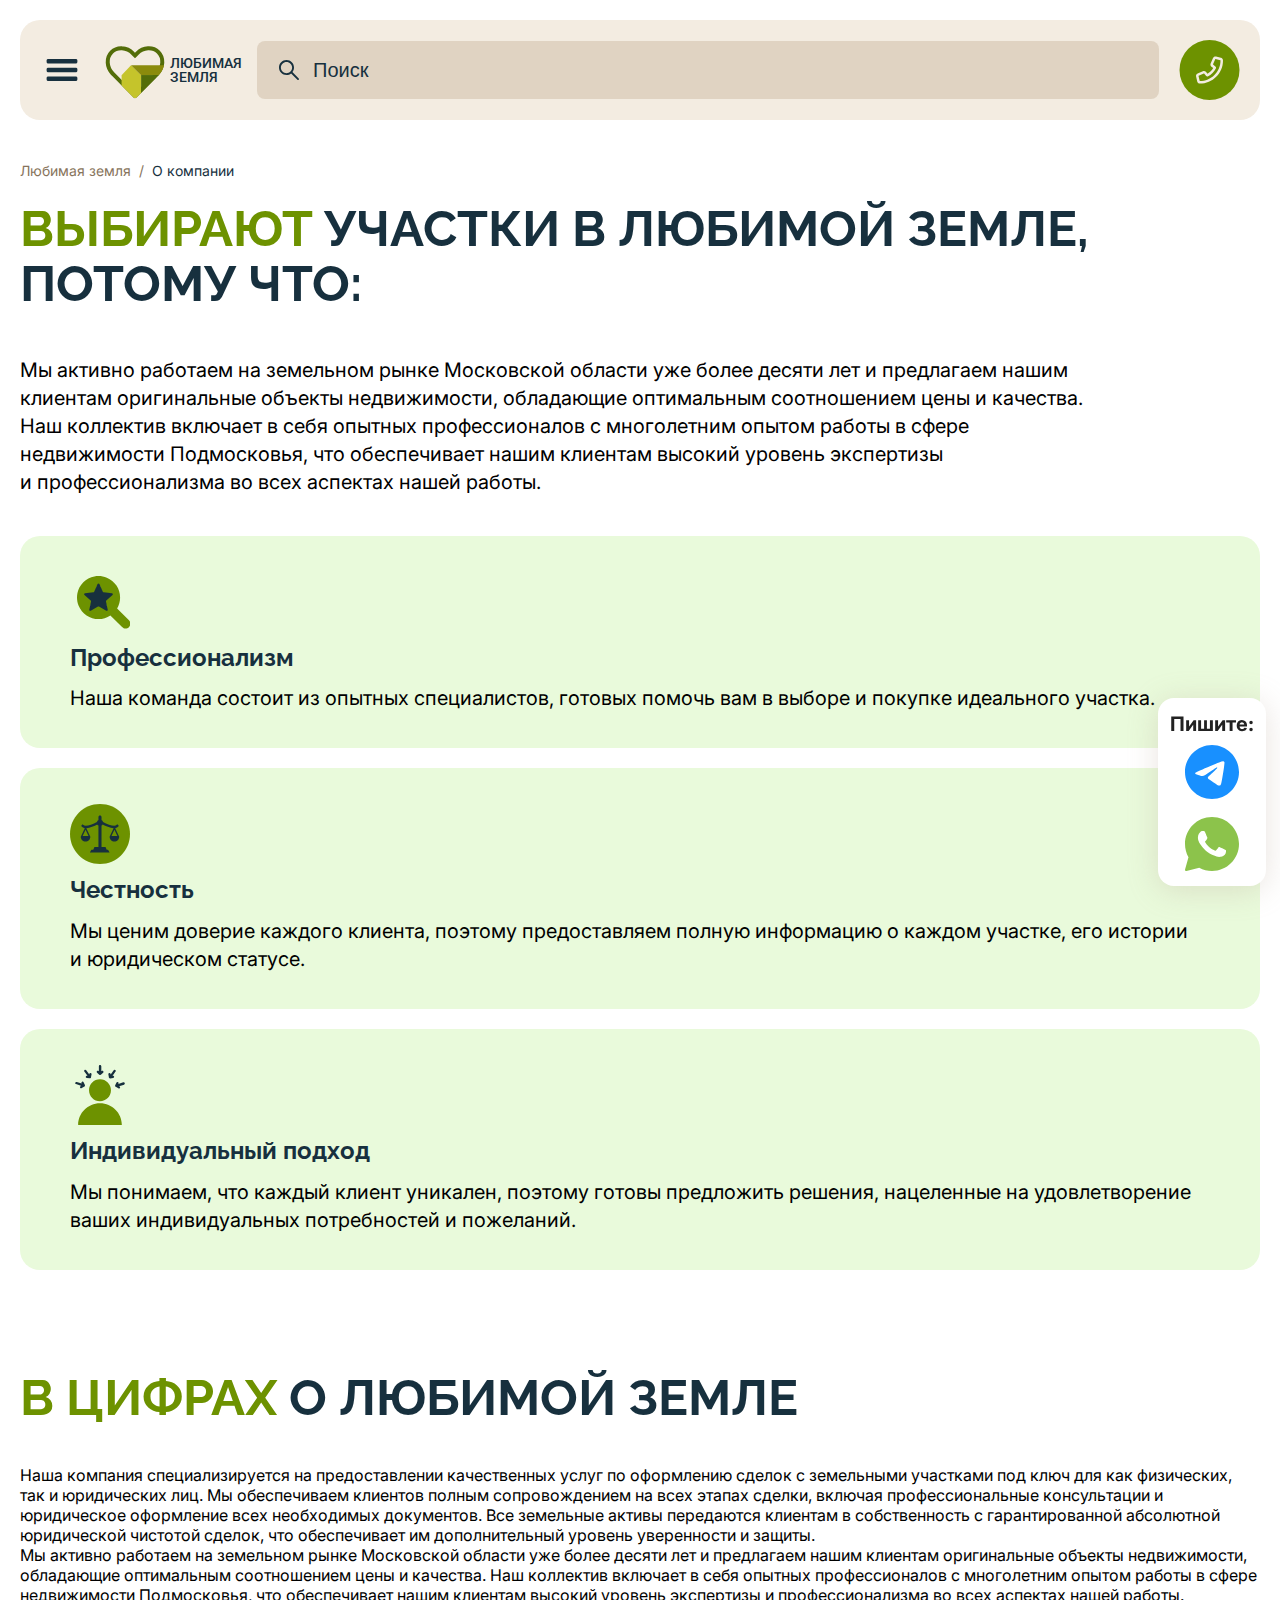
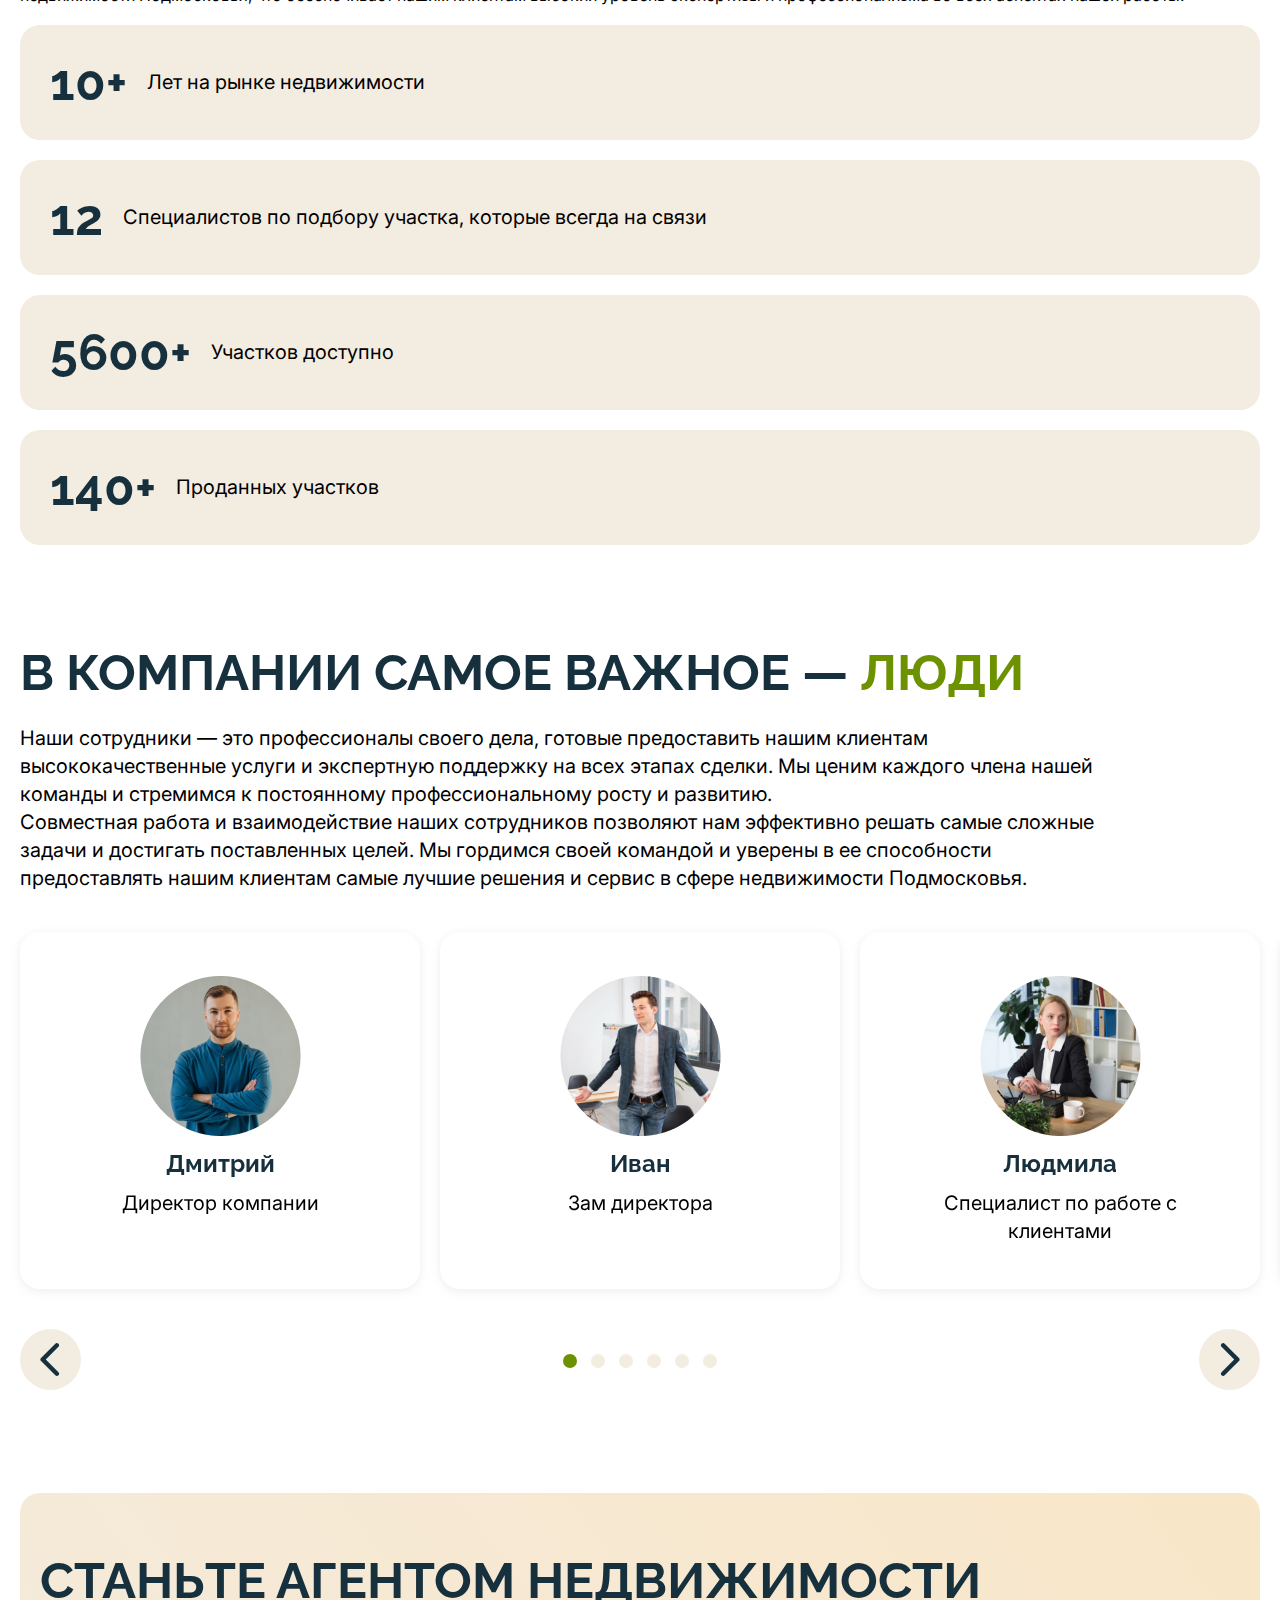
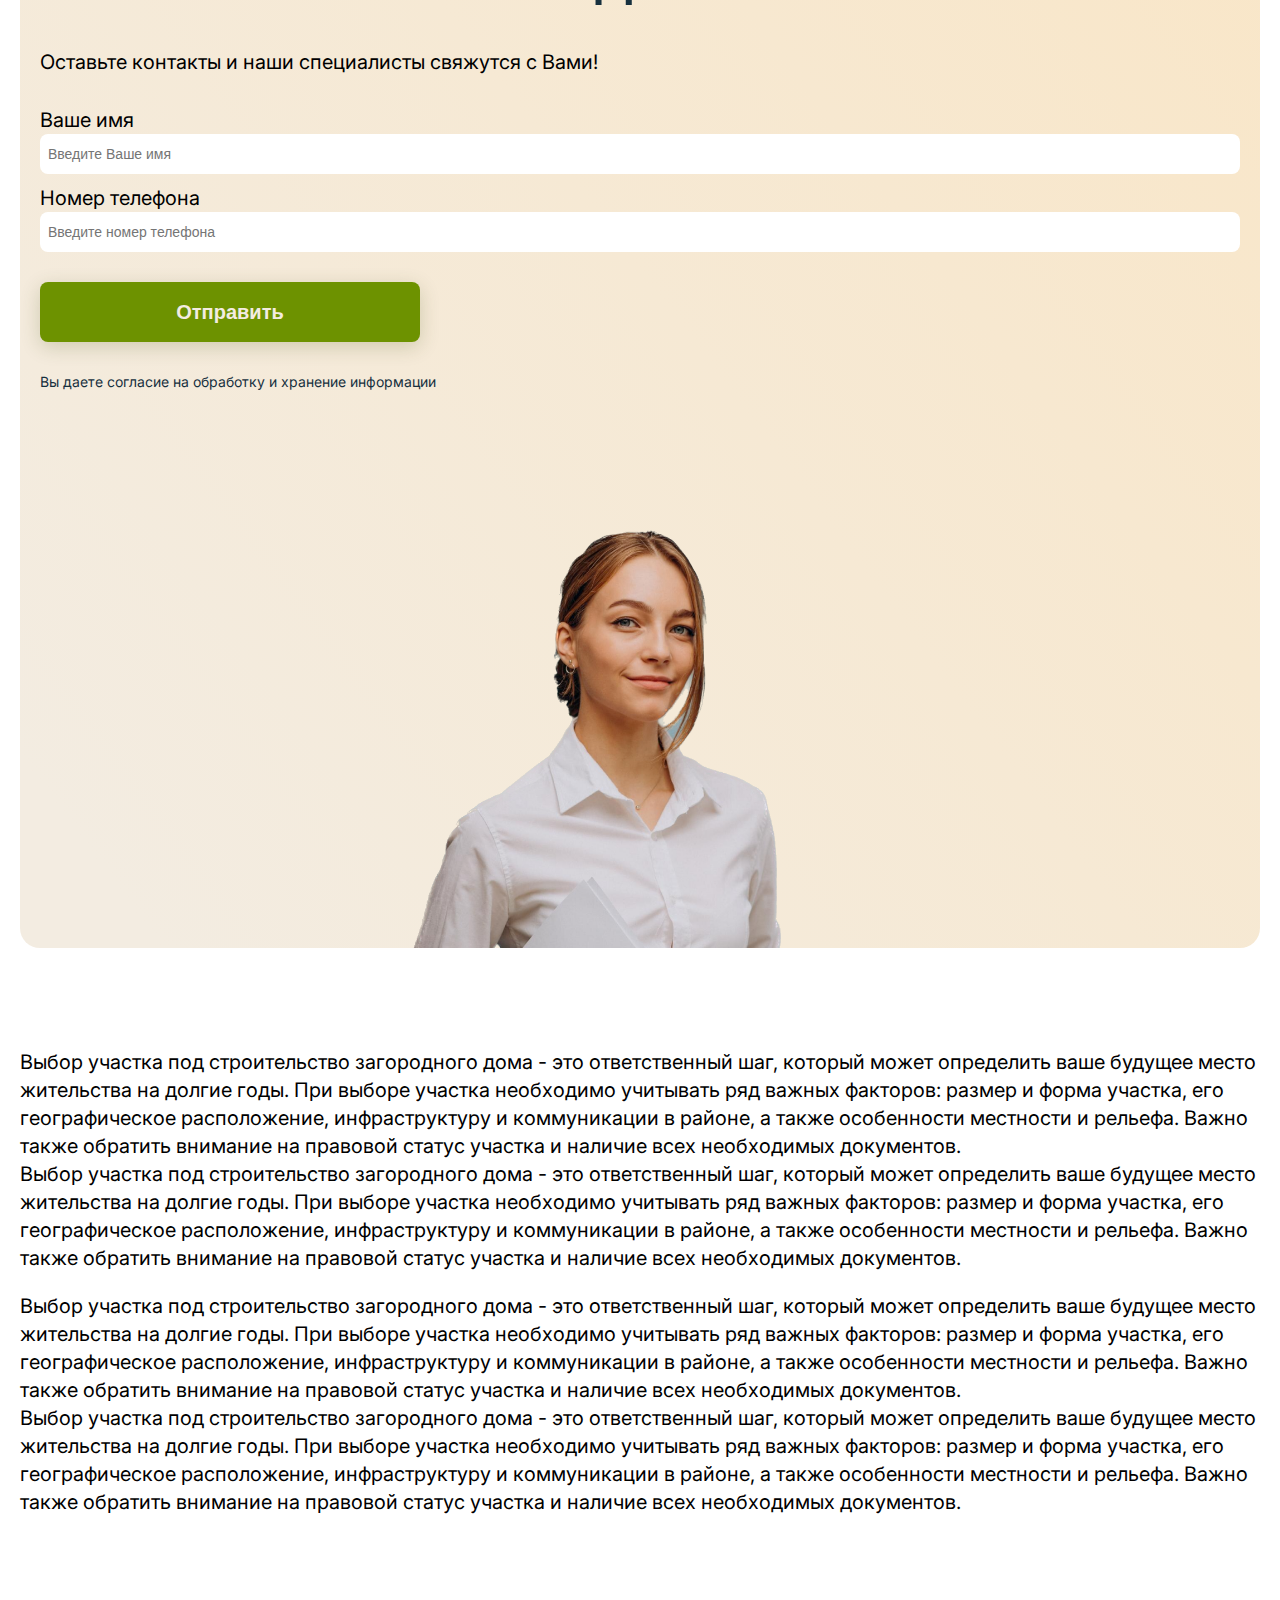
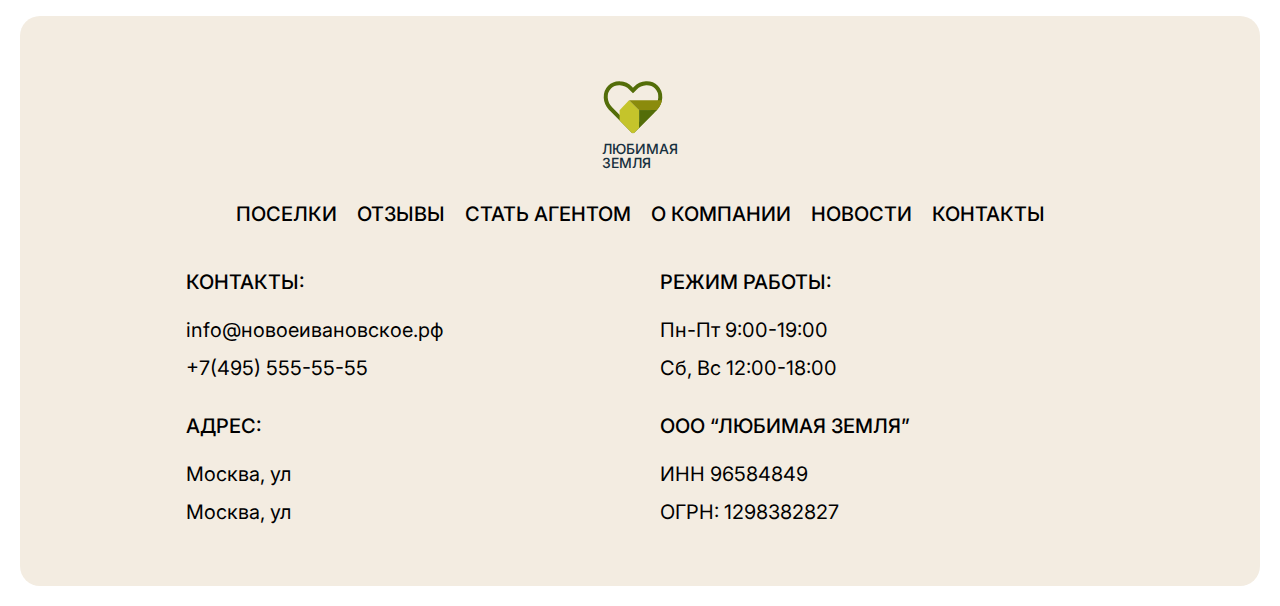
<file: company.html>
<!DOCTYPE html>
<html lang="en">
<head>
    <meta charset="UTF-8">
    <meta name="viewport" content="width=device-width, initial-scale=1.0">
    <link rel="shortcut icon" href="./images/header_log.svg" type="image/x-icon">
    <title>Beloved Land</title>

    <!-- Link Swiper's CSS -->
    <link rel="stylesheet" href="https://cdn.jsdelivr.net/npm/swiper@11/swiper-bundle.min.css" />
    <!-- CSS file -->
    <link rel="stylesheet" href="./css/style.css">
</head>
<body>
    
    <div class="wrapper">

        <!-- "Подобрать участок" modal -->
        <div class="modal modal_1">
            <div class="modal__bg"></div>
            <form class="modal__content">
                <div class="modal__head">
                    <a href="/" class="logo">
                        <img src="./images/header_log.svg" alt="">
                        <span>Любимая <br> земля</span>
                    </a>
                    <button class="modal__close" type="button">
                        <img src="./images/cross-icon.svg" alt="">
                    </button>
                </div>
                <h2 class="text-h2 modal__title">Оставьте Ваши контакты и мы <br> обязательно свяжемся с Вами!</h2>
                <div class="form_control">
                    <label for="" class="text-p1">Ваше имя</label>
                    <input type="text" class="inp" placeholder="Введите Ваше имя">
                </div>
                <div class="form_control">
                    <label for="" class="text-p1">Номер телефона</label>
                    <input type="text" class="inp" placeholder="Введите номер телефона">
                </div>
                <div class="form_control">
                    <label for="" class="text-p1">Опишите Ваши пожелания</label>
                    <textarea class="inp" placeholder="Опишите, что ищите"></textarea>
                </div>
                <button type="submit" class="btn_green">Отправить</button>
            </form>
        </div>
        <!-- "Подобрать участок" modal end -->

        <!-- "Стать агентом" modal -->
        <div class="modal modal_2">
            <div class="modal__bg"></div>
            <form class="modal__content">
                <div class="modal__head">
                    <a href="/" class="logo">
                        <img src="./images/header_log.svg" alt="">
                        <span>Любимая <br> земля</span>
                    </a>
                    <button class="modal__close" type="button">
                        <img src="./images/cross-icon.svg" alt="">
                    </button>
                </div>
                <h2 class="text-h2 modal__title">Оставьте Ваши контакты и мы <br> обязательно свяжемся с Вами!</h2>
                <div class="form_control">
                    <label for="" class="text-p1">Ваше имя</label>
                    <input type="text" class="inp" placeholder="Введите Ваше имя">
                </div>
                <div class="form_control">
                    <label for="" class="text-p1">Номер телефона</label>
                    <input type="text" class="inp" placeholder="Введите номер телефона">
                </div>
                <button type="submit" class="btn_green">Отправить</button>
            </form>
        </div>
        <!-- "Стать агентом" modal end -->

        <!-- "Войти в кабинет агента" modal -->
        <div class="modal modal_3">
            <div class="modal__bg"></div>
            <form class="modal__content">
                <div class="modal__head">
                    <a href="/" class="logo">
                        <img src="./images/header_log.svg" alt="">
                        <span>Любимая <br> земля</span>
                    </a>
                    <button class="modal__close" type="button">
                        <img src="./images/cross-icon.svg" alt="">
                    </button>
                </div>
                <h2 class="text-h2 modal__title">Вход в кабинет агента</h2>
                <div class="form_control">
                    <label for="" class="text-p1">Логин</label>
                    <input type="text" class="inp" placeholder="Введите логин">
                </div>
                <div class="form_control">
                    <label for="" class="text-p1">Пароль</label>
                    <div class="inp_wrap password_wrap">
                        <input type="password" class="inp" placeholder="Введите пароль">
                        <button type="button" class="change_type">
                            <img src="./images/hide_eye.svg" alt="">
                            <img src="./images/show_eye.svg" alt="">
                        </button>
                    </div>
                    <a href="#">Забыли пароль?</a>
                </div>
                <button type="submit" class="btn_green">Отправить</button>
            </form>
        </div>
        <!-- "Войти в кабинет агента" modal end -->

        <!-- "Оставить отзыв" modal -->
        <div class="modal modal_4">
            <div class="modal__bg"></div>
            <form class="modal__content">
                <div class="modal__head">
                    <a href="/" class="logo">
                        <img src="./images/header_log.svg" alt="">
                        <span>Любимая <br> земля</span>
                    </a>
                    <button class="modal__close" type="button">
                        <img src="./images/cross-icon.svg" alt="">
                    </button>
                </div>
                <h2 class="text-h2 modal__title">Оставьте Ваши впечатления!</h2>
                <div class="form_control">
                    <label for="" class="text-p1">Ваше имя</label>
                    <input type="text" class="inp" placeholder="Введите Ваше имя">
                </div>
                <div class="form_control">
                    <label for="" class="text-p1">Заголовок  (необязательно)</label>
                    <input type="tel" class="inp" placeholder="Напишите заголовок">
                </div>
                <div class="form_control rate_wrap">
                    <label for="" class="text-p1">Поставьте оценку</label>
                    <input type="radio" name="rate" value="1">
                    <input type="radio" name="rate" value="2">
                    <input type="radio" name="rate" value="3">
                    <input type="radio" name="rate" value="4">
                    <input type="radio" name="rate" value="5">
                    <div class="stars">
                        <svg width="21" height="20" viewBox="0 0 21 20" fill="none" xmlns="http://www.w3.org/2000/svg">
                            <path d="M14.9995 11.3123L14.9995 11.3123C14.3259 11.8213 14.0445 12.6984 14.2963 13.5043C14.2963 13.5043 14.2963 13.5043 14.2963 13.5044L15.9632 18.8401L11.7057 15.6232C10.9923 15.084 10.0078 15.084 9.29427 15.6232C9.29425 15.6232 9.29424 15.6232 9.29422 15.6232L5.03667 18.8402L6.7037 13.5043C6.95551 12.6985 6.67405 11.8212 6.00043 11.3123L1.59399 7.98269L1.59398 7.98269H6.95831C7.83313 7.98269 8.60643 7.41413 8.86731 6.5791L10.5 1.35327L12.1327 6.57902C12.1327 6.57905 12.1327 6.57908 12.1327 6.57911C12.3936 7.41422 13.167 7.98269 14.0417 7.98269H19.406L19.406 7.98269L14.9995 11.3123Z" stroke="#FFBA52" stroke-width="2"/>
                        </svg>
                        <svg width="21" height="20" viewBox="0 0 21 20" fill="none" xmlns="http://www.w3.org/2000/svg">
                            <path d="M14.9995 11.3123L14.9995 11.3123C14.3259 11.8213 14.0445 12.6984 14.2963 13.5043C14.2963 13.5043 14.2963 13.5043 14.2963 13.5044L15.9632 18.8401L11.7057 15.6232C10.9923 15.084 10.0078 15.084 9.29427 15.6232C9.29425 15.6232 9.29424 15.6232 9.29422 15.6232L5.03667 18.8402L6.7037 13.5043C6.95551 12.6985 6.67405 11.8212 6.00043 11.3123L1.59399 7.98269L1.59398 7.98269H6.95831C7.83313 7.98269 8.60643 7.41413 8.86731 6.5791L10.5 1.35327L12.1327 6.57902C12.1327 6.57905 12.1327 6.57908 12.1327 6.57911C12.3936 7.41422 13.167 7.98269 14.0417 7.98269H19.406L19.406 7.98269L14.9995 11.3123Z" stroke="#FFBA52" stroke-width="2"/>
                        </svg>
                        <svg width="21" height="20" viewBox="0 0 21 20" fill="none" xmlns="http://www.w3.org/2000/svg">
                            <path d="M14.9995 11.3123L14.9995 11.3123C14.3259 11.8213 14.0445 12.6984 14.2963 13.5043C14.2963 13.5043 14.2963 13.5043 14.2963 13.5044L15.9632 18.8401L11.7057 15.6232C10.9923 15.084 10.0078 15.084 9.29427 15.6232C9.29425 15.6232 9.29424 15.6232 9.29422 15.6232L5.03667 18.8402L6.7037 13.5043C6.95551 12.6985 6.67405 11.8212 6.00043 11.3123L1.59399 7.98269L1.59398 7.98269H6.95831C7.83313 7.98269 8.60643 7.41413 8.86731 6.5791L10.5 1.35327L12.1327 6.57902C12.1327 6.57905 12.1327 6.57908 12.1327 6.57911C12.3936 7.41422 13.167 7.98269 14.0417 7.98269H19.406L19.406 7.98269L14.9995 11.3123Z" stroke="#FFBA52" stroke-width="2"/>
                        </svg>
                        <svg width="21" height="20" viewBox="0 0 21 20" fill="none" xmlns="http://www.w3.org/2000/svg">
                            <path d="M14.9995 11.3123L14.9995 11.3123C14.3259 11.8213 14.0445 12.6984 14.2963 13.5043C14.2963 13.5043 14.2963 13.5043 14.2963 13.5044L15.9632 18.8401L11.7057 15.6232C10.9923 15.084 10.0078 15.084 9.29427 15.6232C9.29425 15.6232 9.29424 15.6232 9.29422 15.6232L5.03667 18.8402L6.7037 13.5043C6.95551 12.6985 6.67405 11.8212 6.00043 11.3123L1.59399 7.98269L1.59398 7.98269H6.95831C7.83313 7.98269 8.60643 7.41413 8.86731 6.5791L10.5 1.35327L12.1327 6.57902C12.1327 6.57905 12.1327 6.57908 12.1327 6.57911C12.3936 7.41422 13.167 7.98269 14.0417 7.98269H19.406L19.406 7.98269L14.9995 11.3123Z" stroke="#FFBA52" stroke-width="2"/>
                        </svg>
                        <svg width="21" height="20" viewBox="0 0 21 20" fill="none" xmlns="http://www.w3.org/2000/svg">
                            <path d="M14.9995 11.3123L14.9995 11.3123C14.3259 11.8213 14.0445 12.6984 14.2963 13.5043C14.2963 13.5043 14.2963 13.5043 14.2963 13.5044L15.9632 18.8401L11.7057 15.6232C10.9923 15.084 10.0078 15.084 9.29427 15.6232C9.29425 15.6232 9.29424 15.6232 9.29422 15.6232L5.03667 18.8402L6.7037 13.5043C6.95551 12.6985 6.67405 11.8212 6.00043 11.3123L1.59399 7.98269L1.59398 7.98269H6.95831C7.83313 7.98269 8.60643 7.41413 8.86731 6.5791L10.5 1.35327L12.1327 6.57902C12.1327 6.57905 12.1327 6.57908 12.1327 6.57911C12.3936 7.41422 13.167 7.98269 14.0417 7.98269H19.406L19.406 7.98269L14.9995 11.3123Z" stroke="#FFBA52" stroke-width="2"/>
                        </svg>
                    </div>
                </div>
                <div class="form_control">
                    <label for="" class="text-p1">Отзыв</label>
                    <textarea class="inp" placeholder="Оставьте Ваш отзыв"></textarea>
                </div>
                <button type="submit" class="btn_green">Отправить</button>
            </form>
        </div>
        <!-- "Оставить отзыв" modal end -->

        <!-- "Thanks" modal -->
        <div class="modal modal_5">
            <div class="modal__bg"></div>
            <div class="modal__content">
                <div class="modal__head">
                    <a href="/" class="logo">
                        <img src="./images/header_log.svg" alt="">
                        <span>Любимая <br> земля</span>
                    </a>
                    <button class="modal__close" type="button">
                        <img src="./images/cross-icon.svg" alt="">
                    </button>
                </div>
                <h2 class="text-h2 modal__title">Спасибо, в ближайшее время с Вами свяжется наш специалист!</h2>
            </div>
        </div>
        <!-- "Thanks" modal end -->

        <!-- Write -->
        <div class="write">
            <span>Пишите:</span>
            <a href="#">
                <img src="./images/telegram.svg" alt="">
            </a>
            <a href="#">
                <img src="./images/whatsapp.svg" alt="">
            </a>
        </div>
        <!-- Write end -->

        <!-- Header -->
        <header class="header">
            <div class="main_container header__container">
                <div class="header__left">
                    <button class="bars">
                        <img src="./images/bars.svg" alt="">
                    </button>

                    <a href="#" class="header__logo">
                        <img src="./images/header_log.svg" alt="">
                        <span>Любимая <br> земля</span>
                    </a>

                    <div class="header__left_in">
                        <div class="search">
                            <img src="./images/search.svg" alt="" class="icon">
                            <input type="text" placeholder="Поиск">

                            <div class="search_result">
                                <h3 class="search_result__title">Поселки</h3>
                                <ul>
                                    <li>
                                        <a href="#" class="text-p1"><span>Аг</span>арино</a>
                                    </li>
                                </ul>
                                <h3 class="search_result__title">Новости</h3>
                                <ul>
                                    <li>
                                        <a href="#" class="text-p1"><span>Аг</span>арино для жизни </a>
                                    </li>
                                    <li>
                                        <a href="#" class="text-p1"><span>Аг</span>арино строительство дорог</a>
                                    </li>
                                </ul>
                                <a href="./search.html" class="text-p1 search_result_link">Смотреть все результаты</a>
                            </div>
                        </div>

                        <ul class="header__navs">
                            <li>
                                <a href="#">Поселки</a>
                            </li>
                            <li>
                                <a href="#">Отзывы</a>
                            </li>
                            <li>
                                <a href="#">О компании</a>
                            </li>
                            <li>
                                <a href="#">Hовости</a>
                            </li>
                            <li>
                                <a href="#">Контакты</a>
                            </li>
                        </ul>
                    </div>
                </div>
                <div class="header__contact">
                    <div class="links">
                        <a href="mailto:info@любимаяземля.рф">info@любимаяземля.рф</a>
                        <a href="tel:+7(495) 555-55-55">+7(495) 555-55-55</a>
                    </div>
                    <a href="./search.html" class="search_btn">
                        <img src="./images/search.svg" alt="">
                    </a>
                    <a href="#" class="icon">
                        <img src="./images/phone.svg" alt="">
                    </a>
                </div>
                <div class="header__right">
                    <a href="#" class="btn_green modal_2_open">Стать агентом</a>
                    <a href="#" class="auth_link modal_3_open">Войти в кабинет агента</a>
                </div>
            </div>
        </header>
        <!-- Header end -->

        <!-- Mobile menu -->
        <div class="mobile_menu">
            <div class="main_container mobile_menu__container">
                <div class="mobile_menu__head">
                    <a href="/" class="logo">
                        <img src="./images/header_log.svg" alt="">
                        <span>Любимая <br> земля</span>
                    </a>
                    <button class="mobile_menu__close">
                        <img src="./images/menu_close.svg" alt="">
                    </button>
                </div>
                <div class="mobile_menu__content">
                    <ul class="mobile_menu__navs">
                        <li>
                            <a href="#" class="text-p1">Поселки</a>
                        </li>
                        <li>
                            <a href="#" class="text-p1">Отзывы</a>
                        </li>
                        <li>
                            <a href="#" class="text-p1">О компании</a>
                        </li>
                        <li>
                            <a href="#" class="text-p1">Hовости</a>
                        </li>
                        <li>
                            <a href="#" class="text-p1">Контакты</a>
                        </li>
                    </ul>
                    <div class="mobile_menu__bottom">
                        <a href="#" class="btn_green text-btn modal_2_open">Стать агентом</a>
                        <a href="#" class="auth_link modal_3_open">Войти в кабинет агента</a>
                    </div>
                    <ul class="mobile_menu__networks">
                        <li>
                            <a href="#">
                                <img src="./images/menu_phone.svg" alt="">
                                <span class="text-p1"> 8 (495) 212-18-86</span>
                            </a>
                        </li>
                        <li>
                            <a href="#">
                                <img src="./images/menu_mail.svg" alt="">
                                <span class="text-p1">info@любимаяземля.рф</span>
                            </a>
                        </li>
                        <li>
                            <a href="#">
                                <img src="./images/menu_clock.svg" alt="">
                                <span class="text-p1">Работаем: 09:00 - 20:00</span>
                            </a>
                        </li>
                    </ul>
                </div>
            </div>
        </div>
        <!-- Mobile menu end -->

        <main>

            <!-- Breadcrumbs -->
            <div class="breakcrumbs">
                <ul class="main_container">
                    <li>
                        <a href="/" class="text-p3">Любимая земля</a>
                    </li>
                    <li>
                        <span class="text-p3">/</span>
                    </li>
                    <li>
                        <span class="text-p3 current-page">О компании</span>
                    </li>
                </ul>
            </div>
            <!-- Breadcrumbs end -->

            <!-- Company card -->
            <section class="company_card">
                <div class="main_container company_card">
                    <h2 class="text-h1"><span>выбирают</span> участки в Любимой земле, <br> потому что:</h2>
                    <p class="text-p1 company_card__description">Мы активно работаем на земельном рынке Московской области уже более десяти лет и предлагаем нашим клиентам оригинальные объекты недвижимости, обладающие оптимальным соотношением цены и качества. Наш коллектив включает в себя опытных профессионалов с многолетним опытом работы в сфере недвижимости Подмосковья, что обеспечивает нашим клиентам высокий уровень экспертизы и профессионализма во всех аспектах нашей работы.</p>
                    <ul>
                        <li>
                            <img src="./images/company_card_icon_1.svg" alt="">
                            <h3 class="text-h2">Профессионализм</h3>
                            <p class="text-p1">Наша команда состоит из опытных специалистов, готовых помочь вам в выборе и покупке идеального участка.</p>
                        </li>
                        <li>
                            <img src="./images/company_card_icon_2.svg" alt="">
                            <h3 class="text-h2">Честность</h3>
                            <p class="text-p1">Мы ценим доверие каждого клиента, поэтому предоставляем полную информацию о каждом участке, его истории и юридическом статусе.</p>
                        </li>
                        <li>
                            <img src="./images/company_card_icon_3.svg" alt="">
                            <h3 class="text-h2">Индивидуальный подход</h3>
                            <p class="text-p1">Мы понимаем, что каждый клиент уникален, поэтому готовы предложить решения, нацеленные на удовлетворение ваших индивидуальных потребностей и пожеланий.</p>
                        </li>
                    </ul>
                </div>
            </section>
            <!-- Company card end -->

            <!-- Statistic -->
            <section class="statistic">
                <div class="main_container">
                    <h2 class="text-h1"><span>В цифрах</span> о Любимой земле </h2>
                    <div class="statistic__content">
                        <p>
                            Наша компания специализируется на предоставлении качественных услуг по оформлению сделок с земельными участками под ключ для как физических, так и юридических лиц. Мы обеспечиваем клиентов полным сопровождением на всех этапах сделки, включая профессиональные консультации и юридическое оформление всех необходимых документов. Все земельные активы передаются клиентам в собственность с гарантированной абсолютной юридической чистотой сделок, что обеспечивает им дополнительный уровень уверенности и защиты. <br>
                            Мы активно работаем на земельном рынке Московской области уже более десяти лет и предлагаем нашим клиентам оригинальные объекты недвижимости, обладающие оптимальным соотношением цены и качества. Наш коллектив включает в себя опытных профессионалов с многолетним опытом работы в сфере недвижимости Подмосковья, что обеспечивает нашим клиентам высокий уровень экспертизы и профессионализма во всех аспектах нашей работы.
                        </p>
                        <ul>
                            <li>
                                <h2 class="text-h1">10+</h2>
                                <p class="text-p1">Лет на рынке недвижимости</p>
                            </li>
                            <li>
                                <h2 class="text-h1">12</h2>
                                <p class="text-p1">Специалистов по подбору участка, которые всегда на связи</p>
                            </li>
                            <li>
                                <h2 class="text-h1">5600+</h2>
                                <p class="text-p1">Участков доступно</p>
                            </li>
                            <li>
                                <h2 class="text-h1">140+</h2>
                                <p class="text-p1">Проданных участков</p>
                            </li>
                        </ul>
                    </div>
                </div>
            </section>
            <!-- Statistic end -->

            <!-- People -->
            <section class="people">
                <div class="main_container">
                    <h2 class="text-h1">В компании самое важное — <span>люди</span></h2>
                    <p class="text-p1 people__description">
                        Наши сотрудники — это профессионалы своего дела, готовые предоставить нашим клиентам высококачественные услуги и экспертную поддержку на всех этапах сделки. Мы ценим каждого члена нашей команды и стремимся к постоянному профессиональному росту и развитию. <br>
                        Совместная работа и взаимодействие наших сотрудников позволяют нам эффективно решать самые сложные задачи и достигать поставленных целей. Мы гордимся своей командой и уверены в ее способности предоставлять нашим клиентам самые лучшие решения и сервис в сфере недвижимости Подмосковья.
                    </p>
                    <div class="swiper">
                        <div class="swiper-wrapper">
                            <div class="swiper-slide">
                                <img src="./images/people_1.png" alt="">
                                <h3 class="text-h2">Дмитрий</h3>
                                <p class="text-p1">Директор компании</p>
                            </div>
                            <div class="swiper-slide">
                                <img src="./images/people_2.png" alt="">
                                <h3 class="text-h2">Иван</h3>
                                <p class="text-p1">Зам директора</p>
                            </div>
                            <div class="swiper-slide">
                                <img src="./images/people_3.png" alt="">
                                <h3 class="text-h2">Людмила</h3>
                                <p class="text-p1">Специалист по работе с клиентами</p>
                            </div>
                            <div class="swiper-slide">
                                <img src="./images/people_4.png" alt="">
                                <h3 class="text-h2">Елизавета</h3>
                                <p class="text-p1">Специалист по работе с клиентами</p>
                            </div>
                            <div class="swiper-slide">
                                <img src="./images/people_3.png" alt="">
                                <h3 class="text-h2">Людмила</h3>
                                <p class="text-p1">Специалист по работе с клиентами</p>
                            </div>
                            <div class="swiper-slide">
                                <img src="./images/people_4.png" alt="">
                                <h3 class="text-h2">Елизавета</h3>
                                <p class="text-p1">Специалист по работе с клиентами</p>
                            </div>
                        </div>
                    </div>

                    <div class="people__bottom">
                        <button class="swp_btn_prev">
                            <img src="./images/swp_btn_prev.svg" alt="">
                        </button>
                        <div class="swiper_pagination"></div>
                        <button class="swp_btn_next">
                            <img src="./images/swp_btn_next.svg" alt="">
                        </button>
                    </div>
                </div>
            </section>
            <!-- People end -->

            <!-- Write to us -->
            <section class="write_us write_us__company">
                <div class="main_container write_us__container active">
                    <h2 class="text-h1">станьте агентом недвижимости</h2>
                    <div class="write_us__content">
                        <img src="./images/write_us__card_3.png" alt="" class="main_img active">
                        <form action="" class="write_us__form">
                            <p class="text-p1">Оставьте контакты и наши специалисты свяжутся с Вами!</p>
                            <div class="form_group">
                                <div class="form_group__item">
                                    <label for="" class="text-p1">Ваше имя</label>
                                    <input type="text" placeholder="Введите Ваше имя" class="inp">
                                </div>
                                <div class="form_group__item">
                                    <label for="" class="text-p1">Номер телефона</label>
                                    <input type="tel" placeholder="Введите номер телефона" class="inp">
                                </div>
                            </div>
                            <button type="submit" class="btn_green text-btn modal_5_open">Отправить</button>
                            <p class="text-p3">Вы даете согласие на обработку и хранение информации</p>
                        </form>
                    </div>
                </div>
            </section>
            <!-- Write to us end -->

            <!-- Main descriptions -->
            <section class="main_descriptions">
                <div class="main_container">
                    <ul>
                        <li>
                            <p class="text-p1">Выбор участка под строительство загородного дома - это ответственный шаг, который может определить ваше будущее место жительства на долгие годы. При выборе участка необходимо учитывать ряд важных факторов: размер и форма участка, его географическое расположение, инфраструктуру и коммуникации в районе, а также особенности местности и рельефа. Важно также обратить внимание на правовой статус участка и наличие всех необходимых документов.</p>
                            <p class="text-p1">Выбор участка под строительство загородного дома - это ответственный шаг, который может определить ваше будущее место жительства на долгие годы. При выборе участка необходимо учитывать ряд важных факторов: размер и форма участка, его географическое расположение, инфраструктуру и коммуникации в районе, а также особенности местности и рельефа. Важно также обратить внимание на правовой статус участка и наличие всех необходимых документов.</p>
                        </li>
                        <li>
                            <p class="text-p1">Выбор участка под строительство загородного дома - это ответственный шаг, который может определить ваше будущее место жительства на долгие годы. При выборе участка необходимо учитывать ряд важных факторов: размер и форма участка, его географическое расположение, инфраструктуру и коммуникации в районе, а также особенности местности и рельефа. Важно также обратить внимание на правовой статус участка и наличие всех необходимых документов.</p>
                            <p class="text-p1">Выбор участка под строительство загородного дома - это ответственный шаг, который может определить ваше будущее место жительства на долгие годы. При выборе участка необходимо учитывать ряд важных факторов: размер и форма участка, его географическое расположение, инфраструктуру и коммуникации в районе, а также особенности местности и рельефа. Важно также обратить внимание на правовой статус участка и наличие всех необходимых документов.</p>
                        </li>
                    </ul>
                </div>
            </section>
            <!-- Main descriptions end -->

        </main>

        <!-- Footer -->
        <footer class="footer">
            <div class="main_container footer__container">
                <ul class="footer__navs">
                    <li>
                        <a href="#" class="text-p1">Поселки</a>
                    </li>
                    <li>
                        <a href="#" class="text-p1">Отзывы</a>
                    </li>
                    <li>
                        <a href="#" class="text-p1">Стать агентом</a>
                    </li>
                    <li>
                        <a href="#" class="text-p1">О компании</a>
                    </li>
                    <li>
                        <a href="#" class="text-p1">новости</a>
                    </li>
                    <li>
                        <a href="#" class="text-p1">Контакты</a>
                    </li>
                </ul>
                <a href="/" class="footer__logo">
                    <img src="./images/header_log.svg" alt="">
                    <span>Любимая <br>земля</span>
                </a>
                <ul class="footer__networks">
                    <li>
                        <span class="text-p1 title">Контакты:</span>
                        <a href="#" class="text-p1">info@новоеивановское.рф</a>
                        <a href="#" class="text-p1">+7(495) 555-55-55</a>
                    </li>
                    <li>
                        <span class="text-p1 title">Режим работы:</span>
                        <span class="text-p1">Пн-Пт 9:00-19:00</span>
                        <span class="text-p1">Сб, Вс  12:00-18:00</span>
                    </li>
                    <li>
                        <span class="text-p1 title">Адрес:</span>
                        <span class="text-p1">Москва, ул </span>
                        <span class="text-p1">Москва, ул </span>
                    </li>
                    <li>
                        <span class="text-p1 title">ООО “Любимая земля”</span>
                        <span class="text-p1">ИНН 96584849</span>
                        <span class="text-p1">ОГРН: 1298382827</span>
                    </li>
                </ul>
            </div>
        </footer>
        <!-- Footer end -->

    </div>

    <!-- Yandex map -->
    <script src="https://api-maps.yandex.ru/2.1/?apikey=YOUR_API_KEY&lang=ru_RU"></script>
    <script src="./js/map.js"></script>
    <!-- Swiper JS -->
    <script src="https://cdn.jsdelivr.net/npm/swiper@11/swiper-bundle.min.js"></script>
    <!-- JS file -->
    <script src="./js/main.js"></script>
</body>
</html>
</file>
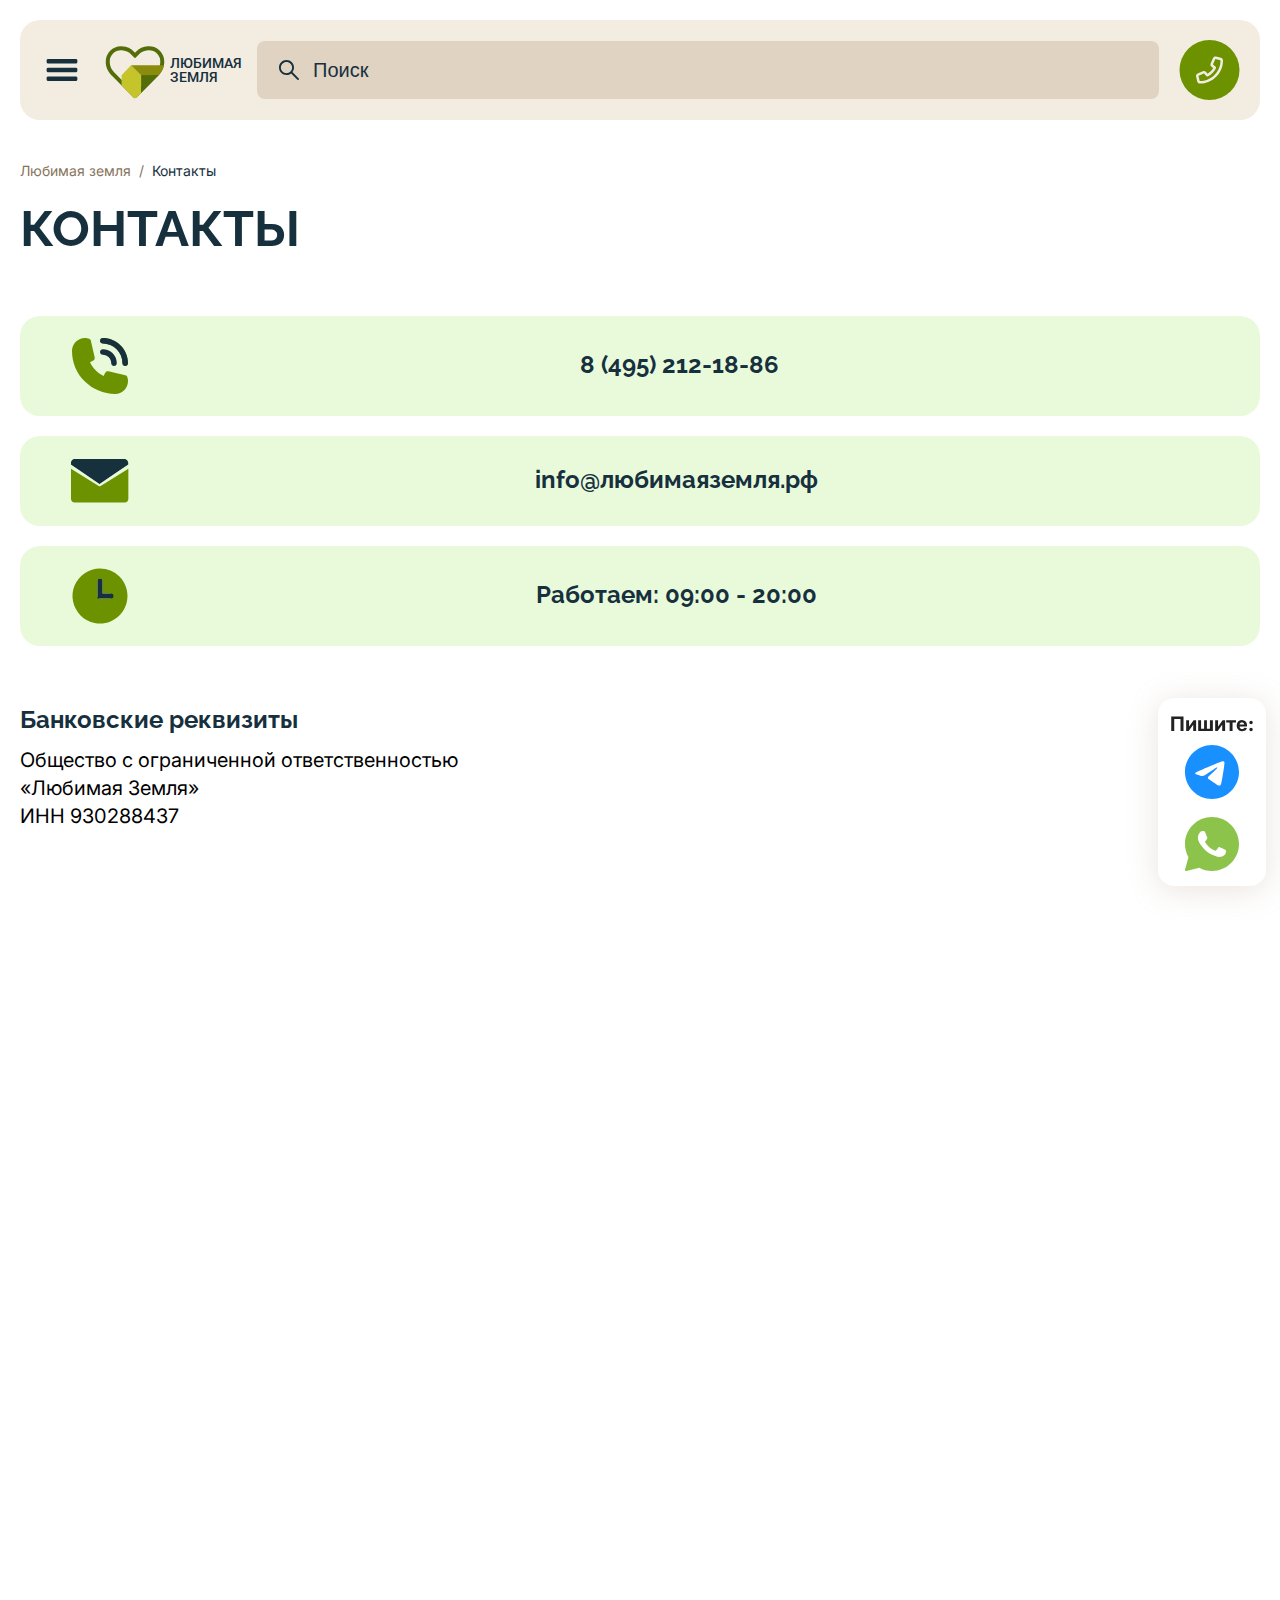
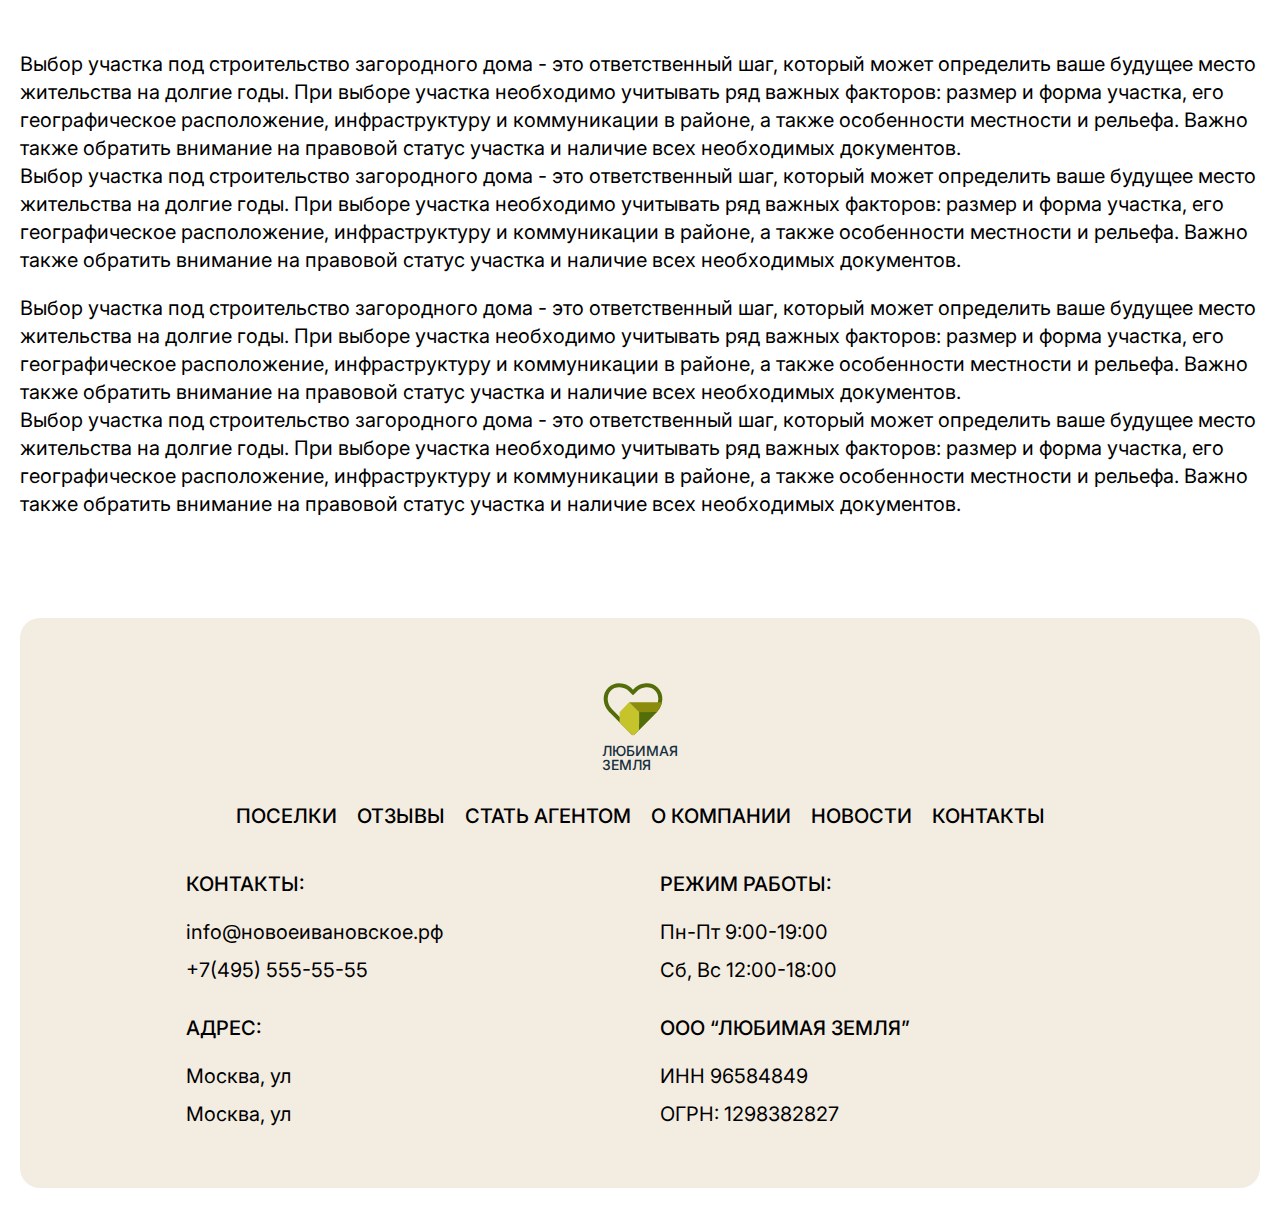
<file: contact.html>
<!DOCTYPE html>
<html lang="en">
<head>
    <meta charset="UTF-8">
    <meta name="viewport" content="width=device-width, initial-scale=1.0">
    <link rel="shortcut icon" href="./images/header_log.svg" type="image/x-icon">
    <title>Beloved Land</title>

    <!-- Link Swiper's CSS -->
    <link rel="stylesheet" href="https://cdn.jsdelivr.net/npm/swiper@11/swiper-bundle.min.css" />
    <!-- CSS file -->
    <link rel="stylesheet" href="./css/style.css">
</head>
<body>
    
    <div class="wrapper">

        <!-- "Подобрать участок" modal -->
        <div class="modal modal_1">
            <div class="modal__bg"></div>
            <form class="modal__content">
                <div class="modal__head">
                    <a href="/" class="logo">
                        <img src="./images/header_log.svg" alt="">
                        <span>Любимая <br> земля</span>
                    </a>
                    <button class="modal__close" type="button">
                        <img src="./images/cross-icon.svg" alt="">
                    </button>
                </div>
                <h2 class="text-h2 modal__title">Оставьте Ваши контакты и мы <br> обязательно свяжемся с Вами!</h2>
                <div class="form_control">
                    <label for="" class="text-p1">Ваше имя</label>
                    <input type="text" class="inp" placeholder="Введите Ваше имя">
                </div>
                <div class="form_control">
                    <label for="" class="text-p1">Номер телефона</label>
                    <input type="text" class="inp" placeholder="Введите номер телефона">
                </div>
                <div class="form_control">
                    <label for="" class="text-p1">Опишите Ваши пожелания</label>
                    <textarea class="inp" placeholder="Опишите, что ищите"></textarea>
                </div>
                <button type="submit" class="btn_green">Отправить</button>
            </form>
        </div>
        <!-- "Подобрать участок" modal end -->

        <!-- "Стать агентом" modal -->
        <div class="modal modal_2">
            <div class="modal__bg"></div>
            <form class="modal__content">
                <div class="modal__head">
                    <a href="/" class="logo">
                        <img src="./images/header_log.svg" alt="">
                        <span>Любимая <br> земля</span>
                    </a>
                    <button class="modal__close" type="button">
                        <img src="./images/cross-icon.svg" alt="">
                    </button>
                </div>
                <h2 class="text-h2 modal__title">Оставьте Ваши контакты и мы <br> обязательно свяжемся с Вами!</h2>
                <div class="form_control">
                    <label for="" class="text-p1">Ваше имя</label>
                    <input type="text" class="inp" placeholder="Введите Ваше имя">
                </div>
                <div class="form_control">
                    <label for="" class="text-p1">Номер телефона</label>
                    <input type="text" class="inp" placeholder="Введите номер телефона">
                </div>
                <button type="submit" class="btn_green">Отправить</button>
            </form>
        </div>
        <!-- "Стать агентом" modal end -->

        <!-- "Войти в кабинет агента" modal -->
        <div class="modal modal_3">
            <div class="modal__bg"></div>
            <form class="modal__content">
                <div class="modal__head">
                    <a href="/" class="logo">
                        <img src="./images/header_log.svg" alt="">
                        <span>Любимая <br> земля</span>
                    </a>
                    <button class="modal__close" type="button">
                        <img src="./images/cross-icon.svg" alt="">
                    </button>
                </div>
                <h2 class="text-h2 modal__title">Вход в кабинет агента</h2>
                <div class="form_control">
                    <label for="" class="text-p1">Логин</label>
                    <input type="text" class="inp" placeholder="Введите логин">
                </div>
                <div class="form_control">
                    <label for="" class="text-p1">Пароль</label>
                    <div class="inp_wrap password_wrap">
                        <input type="password" class="inp" placeholder="Введите пароль">
                        <button type="button" class="change_type">
                            <img src="./images/hide_eye.svg" alt="">
                            <img src="./images/show_eye.svg" alt="">
                        </button>
                    </div>
                    <a href="#">Забыли пароль?</a>
                </div>
                <button type="submit" class="btn_green">Отправить</button>
            </form>
        </div>
        <!-- "Войти в кабинет агента" modal end -->

        <!-- "Оставить отзыв" modal -->
        <div class="modal modal_4">
            <div class="modal__bg"></div>
            <form class="modal__content">
                <div class="modal__head">
                    <a href="/" class="logo">
                        <img src="./images/header_log.svg" alt="">
                        <span>Любимая <br> земля</span>
                    </a>
                    <button class="modal__close" type="button">
                        <img src="./images/cross-icon.svg" alt="">
                    </button>
                </div>
                <h2 class="text-h2 modal__title">Оставьте Ваши впечатления!</h2>
                <div class="form_control">
                    <label for="" class="text-p1">Ваше имя</label>
                    <input type="text" class="inp" placeholder="Введите Ваше имя">
                </div>
                <div class="form_control">
                    <label for="" class="text-p1">Заголовок  (необязательно)</label>
                    <input type="tel" class="inp" placeholder="Напишите заголовок">
                </div>
                <div class="form_control rate_wrap">
                    <label for="" class="text-p1">Поставьте оценку</label>
                    <input type="radio" name="rate" value="1">
                    <input type="radio" name="rate" value="2">
                    <input type="radio" name="rate" value="3">
                    <input type="radio" name="rate" value="4">
                    <input type="radio" name="rate" value="5">
                    <div class="stars">
                        <svg width="21" height="20" viewBox="0 0 21 20" fill="none" xmlns="http://www.w3.org/2000/svg">
                            <path d="M14.9995 11.3123L14.9995 11.3123C14.3259 11.8213 14.0445 12.6984 14.2963 13.5043C14.2963 13.5043 14.2963 13.5043 14.2963 13.5044L15.9632 18.8401L11.7057 15.6232C10.9923 15.084 10.0078 15.084 9.29427 15.6232C9.29425 15.6232 9.29424 15.6232 9.29422 15.6232L5.03667 18.8402L6.7037 13.5043C6.95551 12.6985 6.67405 11.8212 6.00043 11.3123L1.59399 7.98269L1.59398 7.98269H6.95831C7.83313 7.98269 8.60643 7.41413 8.86731 6.5791L10.5 1.35327L12.1327 6.57902C12.1327 6.57905 12.1327 6.57908 12.1327 6.57911C12.3936 7.41422 13.167 7.98269 14.0417 7.98269H19.406L19.406 7.98269L14.9995 11.3123Z" stroke="#FFBA52" stroke-width="2"/>
                        </svg>
                        <svg width="21" height="20" viewBox="0 0 21 20" fill="none" xmlns="http://www.w3.org/2000/svg">
                            <path d="M14.9995 11.3123L14.9995 11.3123C14.3259 11.8213 14.0445 12.6984 14.2963 13.5043C14.2963 13.5043 14.2963 13.5043 14.2963 13.5044L15.9632 18.8401L11.7057 15.6232C10.9923 15.084 10.0078 15.084 9.29427 15.6232C9.29425 15.6232 9.29424 15.6232 9.29422 15.6232L5.03667 18.8402L6.7037 13.5043C6.95551 12.6985 6.67405 11.8212 6.00043 11.3123L1.59399 7.98269L1.59398 7.98269H6.95831C7.83313 7.98269 8.60643 7.41413 8.86731 6.5791L10.5 1.35327L12.1327 6.57902C12.1327 6.57905 12.1327 6.57908 12.1327 6.57911C12.3936 7.41422 13.167 7.98269 14.0417 7.98269H19.406L19.406 7.98269L14.9995 11.3123Z" stroke="#FFBA52" stroke-width="2"/>
                        </svg>
                        <svg width="21" height="20" viewBox="0 0 21 20" fill="none" xmlns="http://www.w3.org/2000/svg">
                            <path d="M14.9995 11.3123L14.9995 11.3123C14.3259 11.8213 14.0445 12.6984 14.2963 13.5043C14.2963 13.5043 14.2963 13.5043 14.2963 13.5044L15.9632 18.8401L11.7057 15.6232C10.9923 15.084 10.0078 15.084 9.29427 15.6232C9.29425 15.6232 9.29424 15.6232 9.29422 15.6232L5.03667 18.8402L6.7037 13.5043C6.95551 12.6985 6.67405 11.8212 6.00043 11.3123L1.59399 7.98269L1.59398 7.98269H6.95831C7.83313 7.98269 8.60643 7.41413 8.86731 6.5791L10.5 1.35327L12.1327 6.57902C12.1327 6.57905 12.1327 6.57908 12.1327 6.57911C12.3936 7.41422 13.167 7.98269 14.0417 7.98269H19.406L19.406 7.98269L14.9995 11.3123Z" stroke="#FFBA52" stroke-width="2"/>
                        </svg>
                        <svg width="21" height="20" viewBox="0 0 21 20" fill="none" xmlns="http://www.w3.org/2000/svg">
                            <path d="M14.9995 11.3123L14.9995 11.3123C14.3259 11.8213 14.0445 12.6984 14.2963 13.5043C14.2963 13.5043 14.2963 13.5043 14.2963 13.5044L15.9632 18.8401L11.7057 15.6232C10.9923 15.084 10.0078 15.084 9.29427 15.6232C9.29425 15.6232 9.29424 15.6232 9.29422 15.6232L5.03667 18.8402L6.7037 13.5043C6.95551 12.6985 6.67405 11.8212 6.00043 11.3123L1.59399 7.98269L1.59398 7.98269H6.95831C7.83313 7.98269 8.60643 7.41413 8.86731 6.5791L10.5 1.35327L12.1327 6.57902C12.1327 6.57905 12.1327 6.57908 12.1327 6.57911C12.3936 7.41422 13.167 7.98269 14.0417 7.98269H19.406L19.406 7.98269L14.9995 11.3123Z" stroke="#FFBA52" stroke-width="2"/>
                        </svg>
                        <svg width="21" height="20" viewBox="0 0 21 20" fill="none" xmlns="http://www.w3.org/2000/svg">
                            <path d="M14.9995 11.3123L14.9995 11.3123C14.3259 11.8213 14.0445 12.6984 14.2963 13.5043C14.2963 13.5043 14.2963 13.5043 14.2963 13.5044L15.9632 18.8401L11.7057 15.6232C10.9923 15.084 10.0078 15.084 9.29427 15.6232C9.29425 15.6232 9.29424 15.6232 9.29422 15.6232L5.03667 18.8402L6.7037 13.5043C6.95551 12.6985 6.67405 11.8212 6.00043 11.3123L1.59399 7.98269L1.59398 7.98269H6.95831C7.83313 7.98269 8.60643 7.41413 8.86731 6.5791L10.5 1.35327L12.1327 6.57902C12.1327 6.57905 12.1327 6.57908 12.1327 6.57911C12.3936 7.41422 13.167 7.98269 14.0417 7.98269H19.406L19.406 7.98269L14.9995 11.3123Z" stroke="#FFBA52" stroke-width="2"/>
                        </svg>
                    </div>
                </div>
                <div class="form_control">
                    <label for="" class="text-p1">Отзыв</label>
                    <textarea class="inp" placeholder="Оставьте Ваш отзыв"></textarea>
                </div>
                <button type="submit" class="btn_green">Отправить</button>
            </form>
        </div>
        <!-- "Оставить отзыв" modal end -->

        <!-- "Thanks" modal -->
        <div class="modal modal_5">
            <div class="modal__bg"></div>
            <div class="modal__content">
                <div class="modal__head">
                    <a href="/" class="logo">
                        <img src="./images/header_log.svg" alt="">
                        <span>Любимая <br> земля</span>
                    </a>
                    <button class="modal__close" type="button">
                        <img src="./images/cross-icon.svg" alt="">
                    </button>
                </div>
                <h2 class="text-h2 modal__title">Спасибо, в ближайшее время с Вами свяжется наш специалист!</h2>
            </div>
        </div>
        <!-- "Thanks" modal end -->

        <!-- Write -->
        <div class="write">
            <span>Пишите:</span>
            <a href="#">
                <img src="./images/telegram.svg" alt="">
            </a>
            <a href="#">
                <img src="./images/whatsapp.svg" alt="">
            </a>
        </div>
        <!-- Write end -->

        <!-- Header -->
        <header class="header">
            <div class="main_container header__container">
                <div class="header__left">
                    <button class="bars">
                        <img src="./images/bars.svg" alt="">
                    </button>

                    <a href="#" class="header__logo">
                        <img src="./images/header_log.svg" alt="">
                        <span>Любимая <br> земля</span>
                    </a>

                    <div class="header__left_in">
                        <div class="search">
                            <img src="./images/search.svg" alt="" class="icon">
                            <input type="text" placeholder="Поиск">
                        </div>

                        <ul class="header__navs">
                            <li>
                                <a href="#">Поселки</a>
                            </li>
                            <li>
                                <a href="#">Отзывы</a>
                            </li>
                            <li>
                                <a href="#">О компании</a>
                            </li>
                            <li>
                                <a href="#">Hовости</a>
                            </li>
                            <li>
                                <a href="#">Контакты</a>
                            </li>
                        </ul>
                    </div>
                </div>
                <div class="header__contact">
                    <div class="links">
                        <a href="mailto:info@любимаяземля.рф">info@любимаяземля.рф</a>
                        <a href="tel:+7(495) 555-55-55">+7(495) 555-55-55</a>
                    </div>
                    <button class="search_btn">
                        <img src="./images/search.svg" alt="">
                    </button>
                    <a href="#" class="icon">
                        <img src="./images/phone.svg" alt="">
                    </a>
                </div>
                <div class="header__right">
                    <a href="#" class="btn_green modal_2_open">Стать агентом</a>
                    <a href="#" class="auth_link modal_3_open">Войти в кабинет агента</a>
                </div>
            </div>
        </header>
        <!-- Header end -->

        <!-- Mobile menu -->
        <div class="mobile_menu">
            <div class="main_container mobile_menu__container">
                <div class="mobile_menu__head">
                    <a href="/" class="logo">
                        <img src="./images/header_log.svg" alt="">
                        <span>Любимая <br> земля</span>
                    </a>
                    <button class="mobile_menu__close">
                        <img src="./images/menu_close.svg" alt="">
                    </button>
                </div>
                <div class="mobile_menu__content">
                    <ul class="mobile_menu__navs">
                        <li>
                            <a href="#" class="text-p1">Поселки</a>
                        </li>
                        <li>
                            <a href="#" class="text-p1">Отзывы</a>
                        </li>
                        <li>
                            <a href="#" class="text-p1">О компании</a>
                        </li>
                        <li>
                            <a href="#" class="text-p1">Hовости</a>
                        </li>
                        <li>
                            <a href="#" class="text-p1">Контакты</a>
                        </li>
                    </ul>
                    <div class="mobile_menu__bottom">
                        <a href="#" class="btn_green text-btn modal_2_open">Стать агентом</a>
                        <a href="#" class="auth_link modal_3_open">Войти в кабинет агента</a>
                    </div>
                    <ul class="mobile_menu__networks">
                        <li>
                            <a href="#">
                                <img src="./images/menu_phone.svg" alt="">
                                <span class="text-p1"> 8 (495) 212-18-86</span>
                            </a>
                        </li>
                        <li>
                            <a href="#">
                                <img src="./images/menu_mail.svg" alt="">
                                <span class="text-p1">info@любимаяземля.рф</span>
                            </a>
                        </li>
                        <li>
                            <a href="#">
                                <img src="./images/menu_clock.svg" alt="">
                                <span class="text-p1">Работаем: 09:00 - 20:00</span>
                            </a>
                        </li>
                    </ul>
                </div>
            </div>
        </div>
        <!-- Mobile menu end -->

        <main>

            <!-- Breadcrumbs -->
            <div class="breakcrumbs">
                <ul class="main_container">
                    <li>
                        <a href="/" class="text-p3">Любимая земля</a>
                    </li>
                    <li>
                        <span class="text-p3">/</span>
                    </li>
                    <li>
                        <span class="text-p3 current-page">Контакты</span>
                    </li>
                </ul>
            </div>
            <!-- Breadcrumbs end -->

            
            <!-- Contact -->
            <section class="contact">
                <div class="main_container">
                    <h1 class="text-h1">Контакты</h1>
                    <ul class="contact_networks">
                        <li>
                            <a href="#" class="contact_networks__item">
                                <img src="./images/network_1.svg" alt="">
                                <span class="text-h2"> 8 (495) 212-18-86</span>
                            </a>
                        </li>
                        <li>
                            <a href="#" class="contact_networks__item">
                                <img src="./images/network_2.svg" alt="">
                                <span class="text-h2">info@любимаяземля.рф</span>
                            </a>
                        </li>
                        <li>
                            <a href="#" class="contact_networks__item">
                                <img src="./images/network_3.svg" alt="">
                                <span class="text-h2">Работаем: 09:00 - 20:00</span>
                            </a>
                        </li>
                    </ul>
                    <h2 class="text-h2 title">Банковские реквизиты</h2>
                    <p class="text-p1 description">
                        Общество с ограниченной ответственностью <br>
                        «Любимая Земля»  <br>
                        ИНН 930288437
                    </p>
                    <div class="contact__map" id="map-3"></div>
                </div>
            </section>
            <!-- Contact end -->

            <!-- Main descriptions -->
            <section class="main_descriptions">
                <div class="main_container">
                    <ul>
                        <li>
                            <p class="text-p1">Выбор участка под строительство загородного дома - это ответственный шаг, который может определить ваше будущее место жительства на долгие годы. При выборе участка необходимо учитывать ряд важных факторов: размер и форма участка, его географическое расположение, инфраструктуру и коммуникации в районе, а также особенности местности и рельефа. Важно также обратить внимание на правовой статус участка и наличие всех необходимых документов.</p>
                            <p class="text-p1">Выбор участка под строительство загородного дома - это ответственный шаг, который может определить ваше будущее место жительства на долгие годы. При выборе участка необходимо учитывать ряд важных факторов: размер и форма участка, его географическое расположение, инфраструктуру и коммуникации в районе, а также особенности местности и рельефа. Важно также обратить внимание на правовой статус участка и наличие всех необходимых документов.</p>
                        </li>
                        <li>
                            <p class="text-p1">Выбор участка под строительство загородного дома - это ответственный шаг, который может определить ваше будущее место жительства на долгие годы. При выборе участка необходимо учитывать ряд важных факторов: размер и форма участка, его географическое расположение, инфраструктуру и коммуникации в районе, а также особенности местности и рельефа. Важно также обратить внимание на правовой статус участка и наличие всех необходимых документов.</p>
                            <p class="text-p1">Выбор участка под строительство загородного дома - это ответственный шаг, который может определить ваше будущее место жительства на долгие годы. При выборе участка необходимо учитывать ряд важных факторов: размер и форма участка, его географическое расположение, инфраструктуру и коммуникации в районе, а также особенности местности и рельефа. Важно также обратить внимание на правовой статус участка и наличие всех необходимых документов.</p>
                        </li>
                    </ul>
                </div>
            </section>
            <!-- Main descriptions end -->

        </main>

        <!-- Footer -->
        <footer class="footer">
            <div class="main_container footer__container">
                <ul class="footer__navs">
                    <li>
                        <a href="#" class="text-p1">Поселки</a>
                    </li>
                    <li>
                        <a href="#" class="text-p1">Отзывы</a>
                    </li>
                    <li>
                        <a href="#" class="text-p1">Стать агентом</a>
                    </li>
                    <li>
                        <a href="#" class="text-p1">О компании</a>
                    </li>
                    <li>
                        <a href="#" class="text-p1">новости</a>
                    </li>
                    <li>
                        <a href="#" class="text-p1">Контакты</a>
                    </li>
                </ul>
                <a href="/" class="footer__logo">
                    <img src="./images/header_log.svg" alt="">
                    <span>Любимая <br>земля</span>
                </a>
                <ul class="footer__networks">
                    <li>
                        <span class="text-p1 title">Контакты:</span>
                        <a href="#" class="text-p1">info@новоеивановское.рф</a>
                        <a href="#" class="text-p1">+7(495) 555-55-55</a>
                    </li>
                    <li>
                        <span class="text-p1 title">Режим работы:</span>
                        <span class="text-p1">Пн-Пт 9:00-19:00</span>
                        <span class="text-p1">Сб, Вс  12:00-18:00</span>
                    </li>
                    <li>
                        <span class="text-p1 title">Адрес:</span>
                        <span class="text-p1">Москва, ул </span>
                        <span class="text-p1">Москва, ул </span>
                    </li>
                    <li>
                        <span class="text-p1 title">ООО “Любимая земля”</span>
                        <span class="text-p1">ИНН 96584849</span>
                        <span class="text-p1">ОГРН: 1298382827</span>
                    </li>
                </ul>
            </div>
        </footer>
        <!-- Footer end -->

    </div>

    <!-- Yandex map -->
    <script src="https://api-maps.yandex.ru/2.1/?apikey=YOUR_API_KEY&lang=ru_RU"></script>
    <script src="./js/map.js"></script>
    <!-- Swiper JS -->
    <script src="https://cdn.jsdelivr.net/npm/swiper@11/swiper-bundle.min.js"></script>
    <!-- JS file -->
    <script src="./js/main.js"></script>
</body>
</html>
</file>
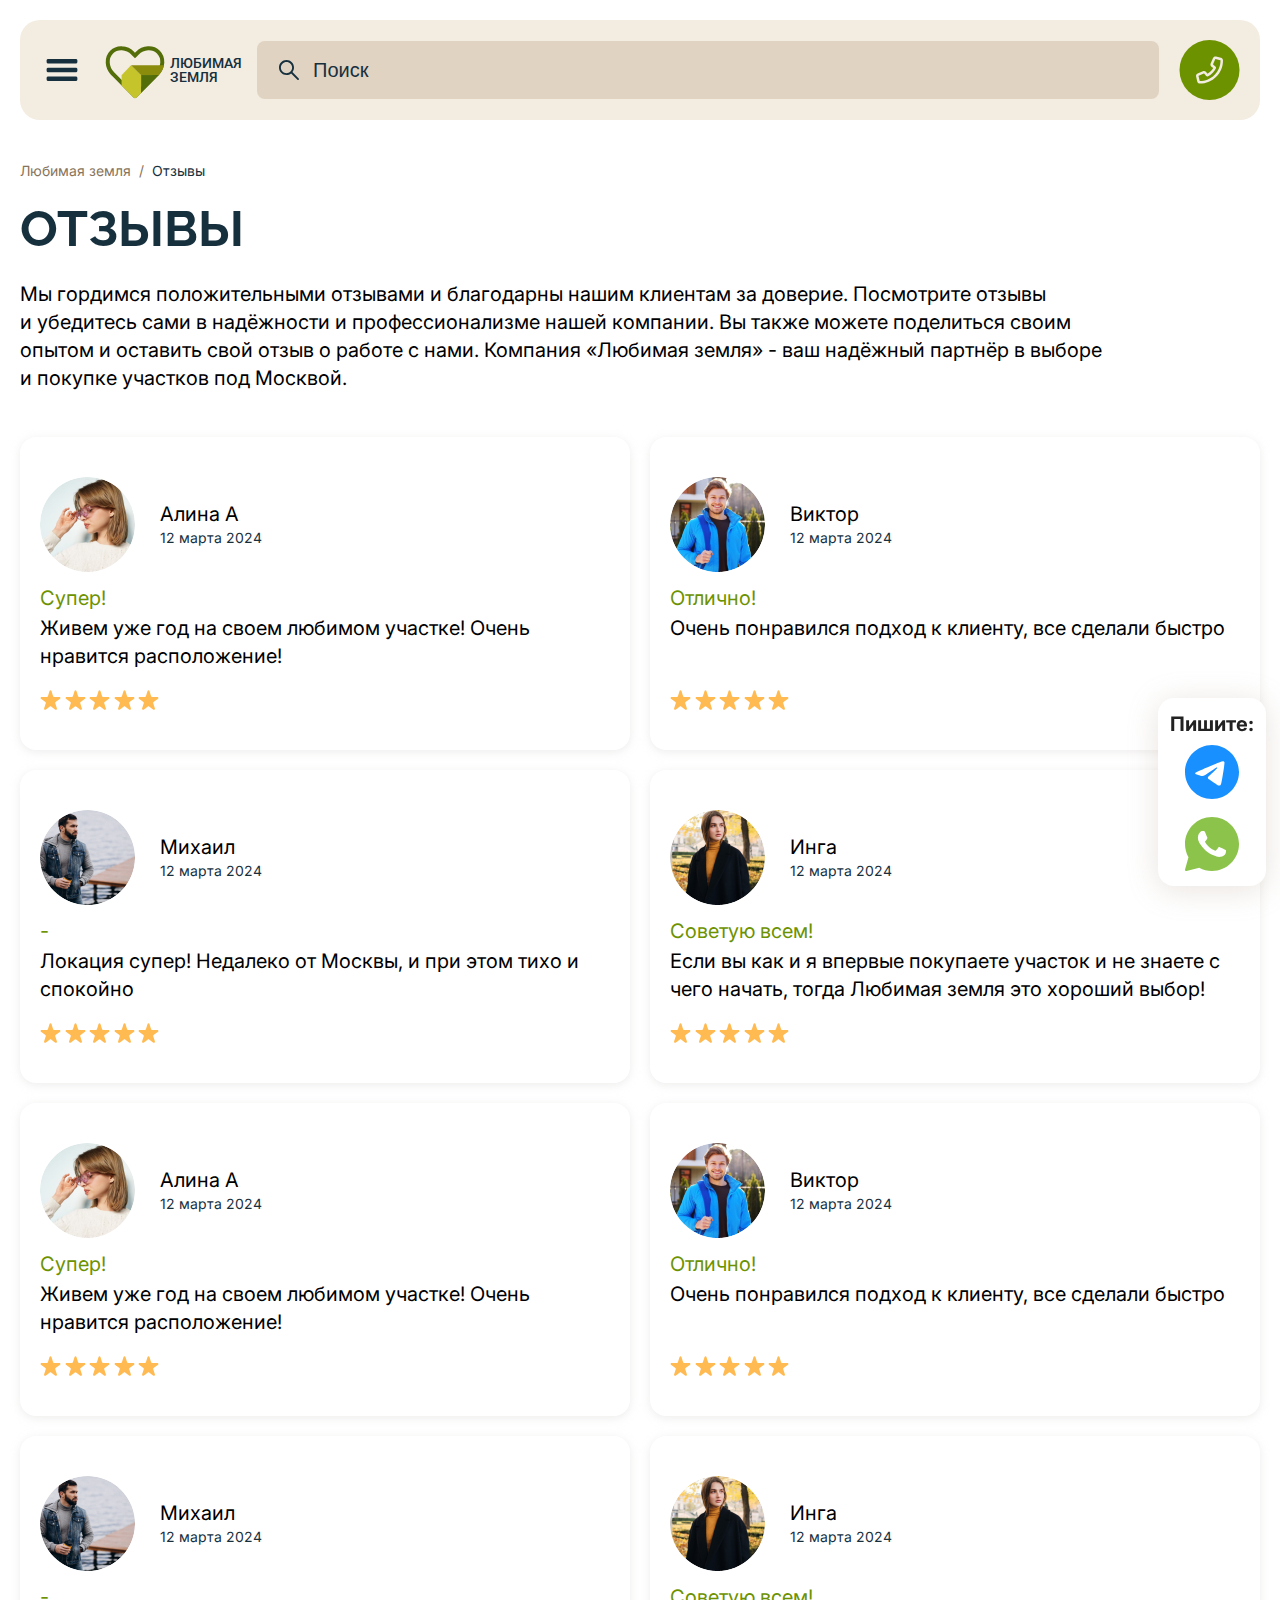
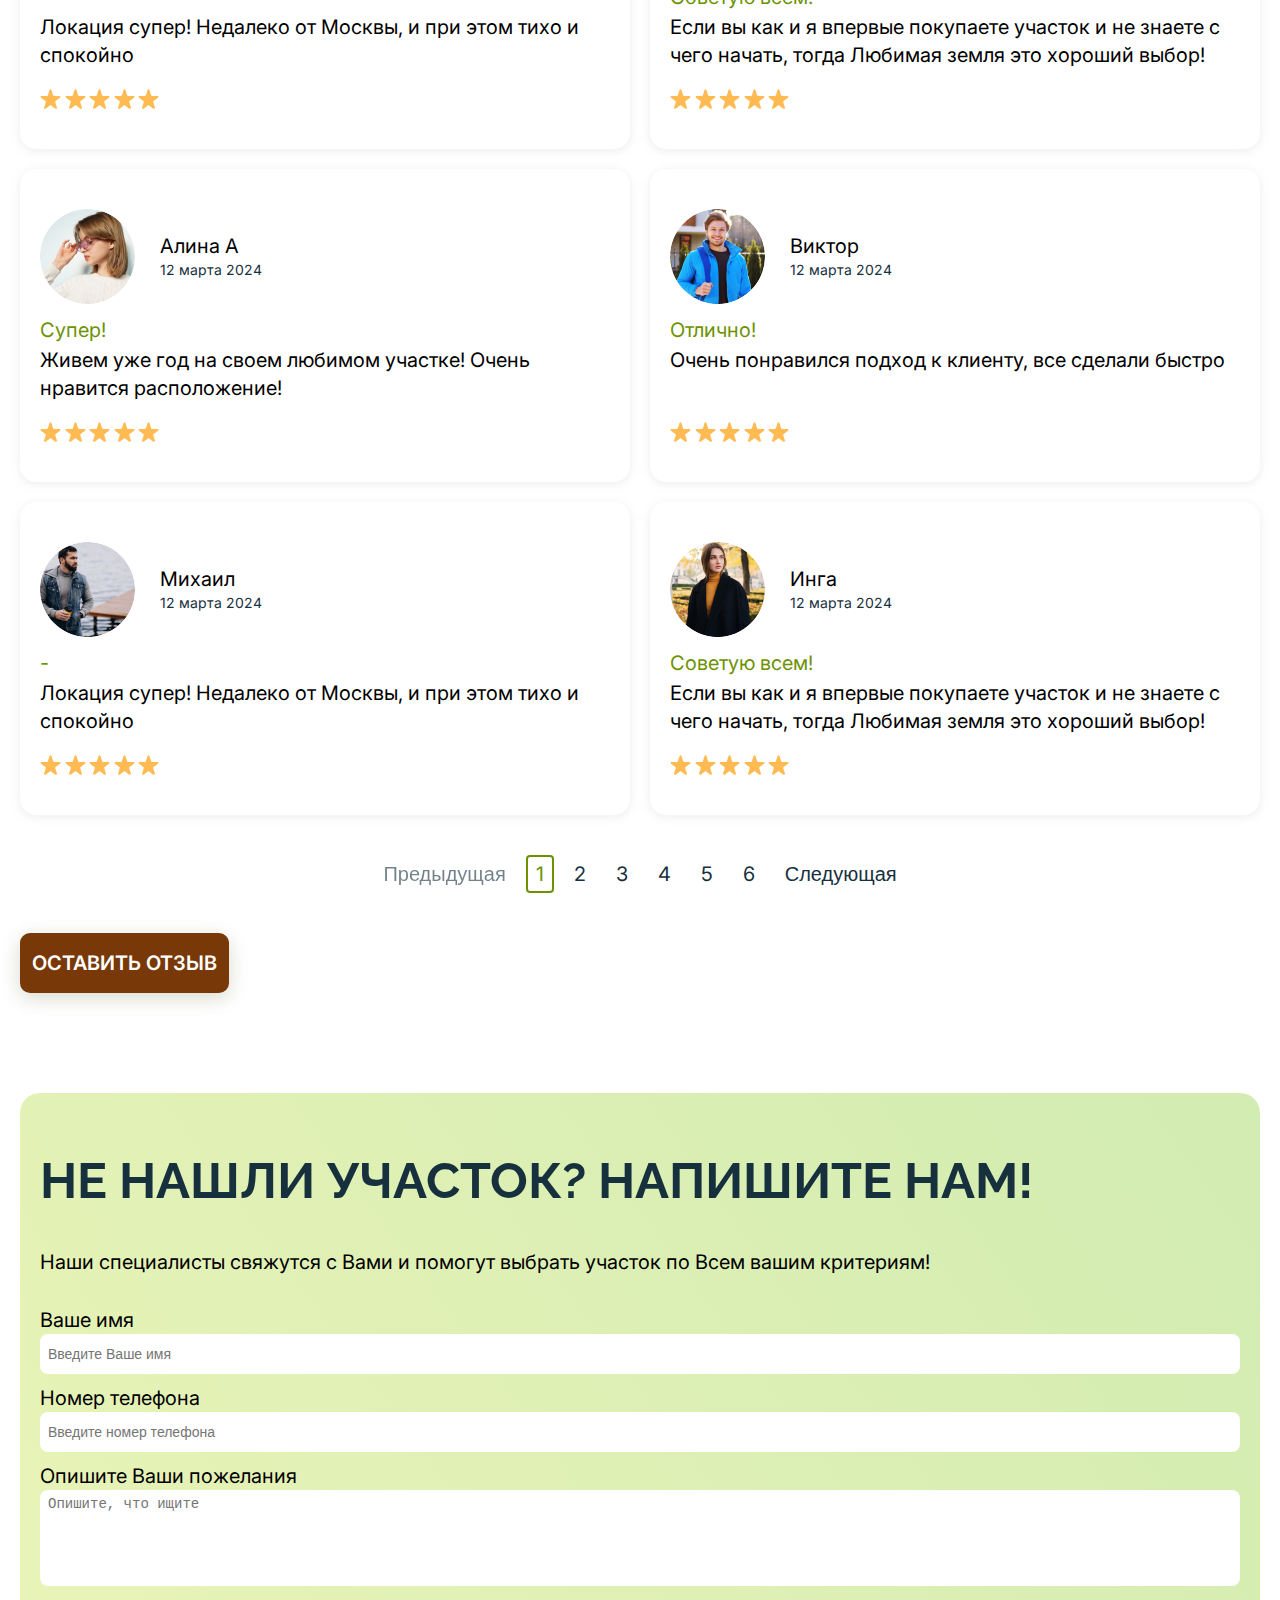
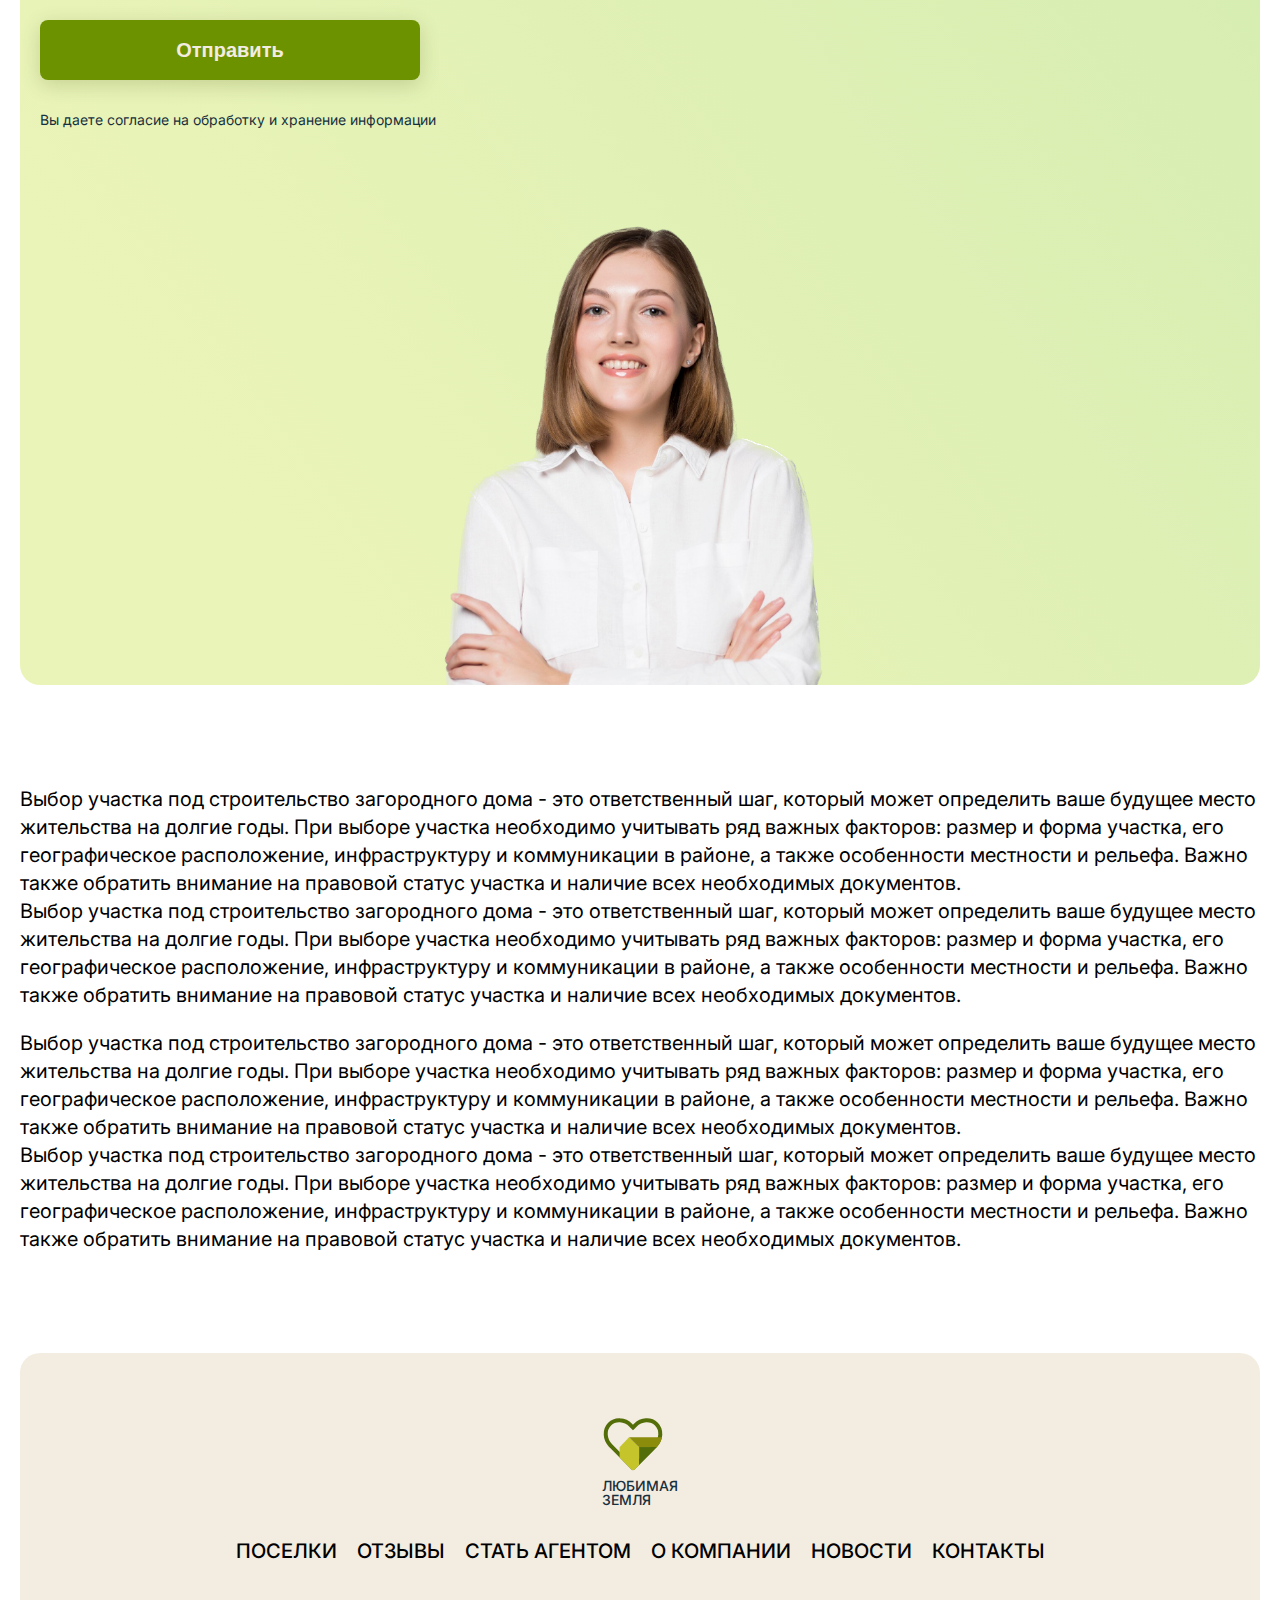
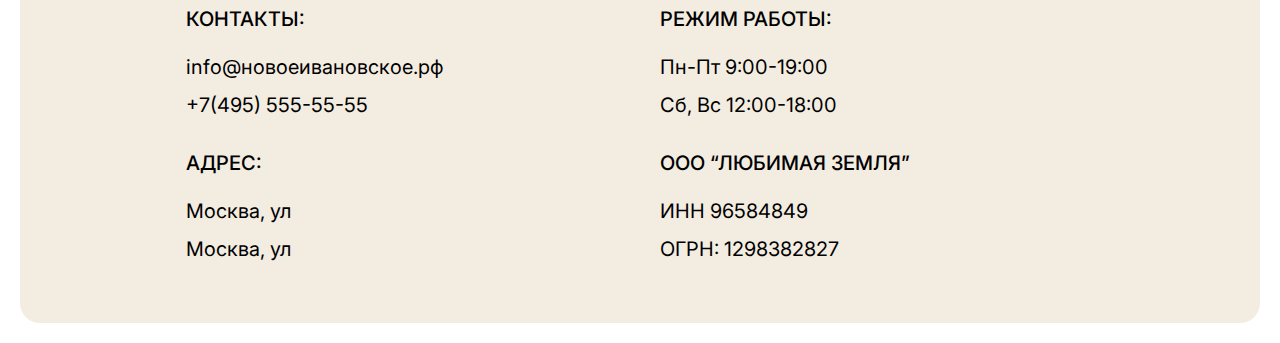
<file: review.html>
<!DOCTYPE html>
<html lang="en">
<head>
    <meta charset="UTF-8">
    <meta name="viewport" content="width=device-width, initial-scale=1.0">
    <link rel="shortcut icon" href="./images/header_log.svg" type="image/x-icon">
    <title>Beloved Land</title>

    <!-- Link Swiper's CSS -->
    <link rel="stylesheet" href="https://cdn.jsdelivr.net/npm/swiper@11/swiper-bundle.min.css" />
    <!-- CSS file -->
    <link rel="stylesheet" href="./css/style.css">
</head>
<body>
    
    <div class="wrapper">

        <!-- "Подобрать участок" modal -->
        <div class="modal modal_1">
            <div class="modal__bg"></div>
            <form class="modal__content">
                <div class="modal__head">
                    <a href="/" class="logo">
                        <img src="./images/header_log.svg" alt="">
                        <span>Любимая <br> земля</span>
                    </a>
                    <button class="modal__close" type="button">
                        <img src="./images/cross-icon.svg" alt="">
                    </button>
                </div>
                <h2 class="text-h2 modal__title">Оставьте Ваши контакты и мы <br> обязательно свяжемся с Вами!</h2>
                <div class="form_control">
                    <label for="" class="text-p1">Ваше имя</label>
                    <input type="text" class="inp" placeholder="Введите Ваше имя">
                </div>
                <div class="form_control">
                    <label for="" class="text-p1">Номер телефона</label>
                    <input type="text" class="inp" placeholder="Введите номер телефона">
                </div>
                <div class="form_control">
                    <label for="" class="text-p1">Опишите Ваши пожелания</label>
                    <textarea class="inp" placeholder="Опишите, что ищите"></textarea>
                </div>
                <button type="submit" class="btn_green">Отправить</button>
            </form>
        </div>
        <!-- "Подобрать участок" modal end -->

        <!-- "Стать агентом" modal -->
        <div class="modal modal_2">
            <div class="modal__bg"></div>
            <form class="modal__content">
                <div class="modal__head">
                    <a href="/" class="logo">
                        <img src="./images/header_log.svg" alt="">
                        <span>Любимая <br> земля</span>
                    </a>
                    <button class="modal__close" type="button">
                        <img src="./images/cross-icon.svg" alt="">
                    </button>
                </div>
                <h2 class="text-h2 modal__title">Оставьте Ваши контакты и мы <br> обязательно свяжемся с Вами!</h2>
                <div class="form_control">
                    <label for="" class="text-p1">Ваше имя</label>
                    <input type="text" class="inp" placeholder="Введите Ваше имя">
                </div>
                <div class="form_control">
                    <label for="" class="text-p1">Номер телефона</label>
                    <input type="text" class="inp" placeholder="Введите номер телефона">
                </div>
                <button type="submit" class="btn_green">Отправить</button>
            </form>
        </div>
        <!-- "Стать агентом" modal end -->

        <!-- "Войти в кабинет агента" modal -->
        <div class="modal modal_3">
            <div class="modal__bg"></div>
            <form class="modal__content">
                <div class="modal__head">
                    <a href="/" class="logo">
                        <img src="./images/header_log.svg" alt="">
                        <span>Любимая <br> земля</span>
                    </a>
                    <button class="modal__close" type="button">
                        <img src="./images/cross-icon.svg" alt="">
                    </button>
                </div>
                <h2 class="text-h2 modal__title">Вход в кабинет агента</h2>
                <div class="form_control">
                    <label for="" class="text-p1">Логин</label>
                    <input type="text" class="inp" placeholder="Введите логин">
                </div>
                <div class="form_control">
                    <label for="" class="text-p1">Пароль</label>
                    <div class="inp_wrap password_wrap">
                        <input type="password" class="inp" placeholder="Введите пароль">
                        <button type="button" class="change_type">
                            <img src="./images/hide_eye.svg" alt="">
                            <img src="./images/show_eye.svg" alt="">
                        </button>
                    </div>
                    <a href="#">Забыли пароль?</a>
                </div>
                <button type="submit" class="btn_green">Отправить</button>
            </form>
        </div>
        <!-- "Войти в кабинет агента" modal end -->

        <!-- "Оставить отзыв" modal -->
        <div class="modal modal_4">
            <div class="modal__bg"></div>
            <form class="modal__content">
                <div class="modal__head">
                    <a href="/" class="logo">
                        <img src="./images/header_log.svg" alt="">
                        <span>Любимая <br> земля</span>
                    </a>
                    <button class="modal__close" type="button">
                        <img src="./images/cross-icon.svg" alt="">
                    </button>
                </div>
                <h2 class="text-h2 modal__title">Оставьте Ваши впечатления!</h2>
                <div class="form_control">
                    <label for="" class="text-p1">Ваше имя</label>
                    <input type="text" class="inp" placeholder="Введите Ваше имя">
                </div>
                <div class="form_control">
                    <label for="" class="text-p1">Заголовок  (необязательно)</label>
                    <input type="tel" class="inp" placeholder="Напишите заголовок">
                </div>
                <div class="form_control rate_wrap">
                    <label for="" class="text-p1">Поставьте оценку</label>
                    <input type="radio" name="rate" value="1">
                    <input type="radio" name="rate" value="2">
                    <input type="radio" name="rate" value="3">
                    <input type="radio" name="rate" value="4">
                    <input type="radio" name="rate" value="5">
                    <div class="stars">
                        <svg width="21" height="20" viewBox="0 0 21 20" fill="none" xmlns="http://www.w3.org/2000/svg">
                            <path d="M14.9995 11.3123L14.9995 11.3123C14.3259 11.8213 14.0445 12.6984 14.2963 13.5043C14.2963 13.5043 14.2963 13.5043 14.2963 13.5044L15.9632 18.8401L11.7057 15.6232C10.9923 15.084 10.0078 15.084 9.29427 15.6232C9.29425 15.6232 9.29424 15.6232 9.29422 15.6232L5.03667 18.8402L6.7037 13.5043C6.95551 12.6985 6.67405 11.8212 6.00043 11.3123L1.59399 7.98269L1.59398 7.98269H6.95831C7.83313 7.98269 8.60643 7.41413 8.86731 6.5791L10.5 1.35327L12.1327 6.57902C12.1327 6.57905 12.1327 6.57908 12.1327 6.57911C12.3936 7.41422 13.167 7.98269 14.0417 7.98269H19.406L19.406 7.98269L14.9995 11.3123Z" stroke="#FFBA52" stroke-width="2"/>
                        </svg>
                        <svg width="21" height="20" viewBox="0 0 21 20" fill="none" xmlns="http://www.w3.org/2000/svg">
                            <path d="M14.9995 11.3123L14.9995 11.3123C14.3259 11.8213 14.0445 12.6984 14.2963 13.5043C14.2963 13.5043 14.2963 13.5043 14.2963 13.5044L15.9632 18.8401L11.7057 15.6232C10.9923 15.084 10.0078 15.084 9.29427 15.6232C9.29425 15.6232 9.29424 15.6232 9.29422 15.6232L5.03667 18.8402L6.7037 13.5043C6.95551 12.6985 6.67405 11.8212 6.00043 11.3123L1.59399 7.98269L1.59398 7.98269H6.95831C7.83313 7.98269 8.60643 7.41413 8.86731 6.5791L10.5 1.35327L12.1327 6.57902C12.1327 6.57905 12.1327 6.57908 12.1327 6.57911C12.3936 7.41422 13.167 7.98269 14.0417 7.98269H19.406L19.406 7.98269L14.9995 11.3123Z" stroke="#FFBA52" stroke-width="2"/>
                        </svg>
                        <svg width="21" height="20" viewBox="0 0 21 20" fill="none" xmlns="http://www.w3.org/2000/svg">
                            <path d="M14.9995 11.3123L14.9995 11.3123C14.3259 11.8213 14.0445 12.6984 14.2963 13.5043C14.2963 13.5043 14.2963 13.5043 14.2963 13.5044L15.9632 18.8401L11.7057 15.6232C10.9923 15.084 10.0078 15.084 9.29427 15.6232C9.29425 15.6232 9.29424 15.6232 9.29422 15.6232L5.03667 18.8402L6.7037 13.5043C6.95551 12.6985 6.67405 11.8212 6.00043 11.3123L1.59399 7.98269L1.59398 7.98269H6.95831C7.83313 7.98269 8.60643 7.41413 8.86731 6.5791L10.5 1.35327L12.1327 6.57902C12.1327 6.57905 12.1327 6.57908 12.1327 6.57911C12.3936 7.41422 13.167 7.98269 14.0417 7.98269H19.406L19.406 7.98269L14.9995 11.3123Z" stroke="#FFBA52" stroke-width="2"/>
                        </svg>
                        <svg width="21" height="20" viewBox="0 0 21 20" fill="none" xmlns="http://www.w3.org/2000/svg">
                            <path d="M14.9995 11.3123L14.9995 11.3123C14.3259 11.8213 14.0445 12.6984 14.2963 13.5043C14.2963 13.5043 14.2963 13.5043 14.2963 13.5044L15.9632 18.8401L11.7057 15.6232C10.9923 15.084 10.0078 15.084 9.29427 15.6232C9.29425 15.6232 9.29424 15.6232 9.29422 15.6232L5.03667 18.8402L6.7037 13.5043C6.95551 12.6985 6.67405 11.8212 6.00043 11.3123L1.59399 7.98269L1.59398 7.98269H6.95831C7.83313 7.98269 8.60643 7.41413 8.86731 6.5791L10.5 1.35327L12.1327 6.57902C12.1327 6.57905 12.1327 6.57908 12.1327 6.57911C12.3936 7.41422 13.167 7.98269 14.0417 7.98269H19.406L19.406 7.98269L14.9995 11.3123Z" stroke="#FFBA52" stroke-width="2"/>
                        </svg>
                        <svg width="21" height="20" viewBox="0 0 21 20" fill="none" xmlns="http://www.w3.org/2000/svg">
                            <path d="M14.9995 11.3123L14.9995 11.3123C14.3259 11.8213 14.0445 12.6984 14.2963 13.5043C14.2963 13.5043 14.2963 13.5043 14.2963 13.5044L15.9632 18.8401L11.7057 15.6232C10.9923 15.084 10.0078 15.084 9.29427 15.6232C9.29425 15.6232 9.29424 15.6232 9.29422 15.6232L5.03667 18.8402L6.7037 13.5043C6.95551 12.6985 6.67405 11.8212 6.00043 11.3123L1.59399 7.98269L1.59398 7.98269H6.95831C7.83313 7.98269 8.60643 7.41413 8.86731 6.5791L10.5 1.35327L12.1327 6.57902C12.1327 6.57905 12.1327 6.57908 12.1327 6.57911C12.3936 7.41422 13.167 7.98269 14.0417 7.98269H19.406L19.406 7.98269L14.9995 11.3123Z" stroke="#FFBA52" stroke-width="2"/>
                        </svg>
                    </div>
                </div>
                <div class="form_control">
                    <label for="" class="text-p1">Отзыв</label>
                    <textarea class="inp" placeholder="Оставьте Ваш отзыв"></textarea>
                </div>
                <button type="submit" class="btn_green">Отправить</button>
            </form>
        </div>
        <!-- "Оставить отзыв" modal end -->

        <!-- "Thanks" modal -->
        <div class="modal modal_5">
            <div class="modal__bg"></div>
            <div class="modal__content">
                <div class="modal__head">
                    <a href="/" class="logo">
                        <img src="./images/header_log.svg" alt="">
                        <span>Любимая <br> земля</span>
                    </a>
                    <button class="modal__close" type="button">
                        <img src="./images/cross-icon.svg" alt="">
                    </button>
                </div>
                <h2 class="text-h2 modal__title">Спасибо, в ближайшее время с Вами свяжется наш специалист!</h2>
            </div>
        </div>
        <!-- "Thanks" modal end -->

        <!-- Write -->
        <div class="write">
            <span>Пишите:</span>
            <a href="#">
                <img src="./images/telegram.svg" alt="">
            </a>
            <a href="#">
                <img src="./images/whatsapp.svg" alt="">
            </a>
        </div>
        <!-- Write end -->

        <!-- Header -->
        <header class="header">
            <div class="main_container header__container">
                <div class="header__left">
                    <button class="bars">
                        <img src="./images/bars.svg" alt="">
                    </button>

                    <a href="#" class="header__logo">
                        <img src="./images/header_log.svg" alt="">
                        <span>Любимая <br> земля</span>
                    </a>

                    <div class="header__left_in">
                        <div class="search">
                            <img src="./images/search.svg" alt="" class="icon">
                            <input type="text" placeholder="Поиск">

                            <div class="search_result">
                                <h3 class="search_result__title">Поселки</h3>
                                <ul>
                                    <li>
                                        <a href="#" class="text-p1"><span>Аг</span>арино</a>
                                    </li>
                                </ul>
                                <h3 class="search_result__title">Новости</h3>
                                <ul>
                                    <li>
                                        <a href="#" class="text-p1"><span>Аг</span>арино для жизни </a>
                                    </li>
                                    <li>
                                        <a href="#" class="text-p1"><span>Аг</span>арино строительство дорог</a>
                                    </li>
                                </ul>
                                <a href="./search.html" class="text-p1 search_result_link">Смотреть все результаты</a>
                            </div>
                        </div>

                        <ul class="header__navs">
                            <li>
                                <a href="#">Поселки</a>
                            </li>
                            <li>
                                <a href="#">Отзывы</a>
                            </li>
                            <li>
                                <a href="#">О компании</a>
                            </li>
                            <li>
                                <a href="#">Hовости</a>
                            </li>
                            <li>
                                <a href="#">Контакты</a>
                            </li>
                        </ul>
                    </div>
                </div>
                <div class="header__contact">
                    <div class="links">
                        <a href="mailto:info@любимаяземля.рф">info@любимаяземля.рф</a>
                        <a href="tel:+7(495) 555-55-55">+7(495) 555-55-55</a>
                    </div>
                    <a href="./search.html" class="search_btn">
                        <img src="./images/search.svg" alt="">
                    </a>
                    <a href="#" class="icon">
                        <img src="./images/phone.svg" alt="">
                    </a>
                </div>
                <div class="header__right">
                    <a href="#" class="btn_green modal_2_open">Стать агентом</a>
                    <a href="#" class="auth_link modal_3_open">Войти в кабинет агента</a>
                </div>
            </div>
        </header>
        <!-- Header end -->

        <!-- Mobile menu -->
        <div class="mobile_menu">
            <div class="main_container mobile_menu__container">
                <div class="mobile_menu__head">
                    <a href="/" class="logo">
                        <img src="./images/header_log.svg" alt="">
                        <span>Любимая <br> земля</span>
                    </a>
                    <button class="mobile_menu__close">
                        <img src="./images/menu_close.svg" alt="">
                    </button>
                </div>
                <div class="mobile_menu__content">
                    <ul class="mobile_menu__navs">
                        <li>
                            <a href="#" class="text-p1">Поселки</a>
                        </li>
                        <li>
                            <a href="#" class="text-p1">Отзывы</a>
                        </li>
                        <li>
                            <a href="#" class="text-p1">О компании</a>
                        </li>
                        <li>
                            <a href="#" class="text-p1">Hовости</a>
                        </li>
                        <li>
                            <a href="#" class="text-p1">Контакты</a>
                        </li>
                    </ul>
                    <div class="mobile_menu__bottom">
                        <a href="#" class="btn_green text-btn modal_2_open">Стать агентом</a>
                        <a href="#" class="auth_link modal_3_open">Войти в кабинет агента</a>
                    </div>
                    <ul class="mobile_menu__networks">
                        <li>
                            <a href="#">
                                <img src="./images/menu_phone.svg" alt="">
                                <span class="text-p1"> 8 (495) 212-18-86</span>
                            </a>
                        </li>
                        <li>
                            <a href="#">
                                <img src="./images/menu_mail.svg" alt="">
                                <span class="text-p1">info@любимаяземля.рф</span>
                            </a>
                        </li>
                        <li>
                            <a href="#">
                                <img src="./images/menu_clock.svg" alt="">
                                <span class="text-p1">Работаем: 09:00 - 20:00</span>
                            </a>
                        </li>
                    </ul>
                </div>
            </div>
        </div>
        <!-- Mobile menu end -->

        <main>

            <!-- Breadcrumbs -->
            <div class="breakcrumbs">
                <ul class="main_container">
                    <li>
                        <a href="/" class="text-p3">Любимая земля</a>
                    </li>
                    <li>
                        <span class="text-p3">/</span>
                    </li>
                    <li>
                        <span class="text-p3 current-page">Отзывы</span>
                    </li>
                </ul>
            </div>
            <!-- Breadcrumbs end -->

            <!-- Review -->
            <section class="review review_page">
                <div class="main_container">
                    <h2 class="text-h1">Отзывы</h2>
                    <p class="text-p1 review__description">Мы гордимся положительными отзывами и благодарны нашим клиентам за доверие. Посмотрите отзывы и убедитесь сами в надёжности и профессионализме нашей компании. Вы также можете поделиться своим опытом и оставить свой отзыв о работе с нами. Компания «Любимая земля» - ваш надёжный партнёр в выборе и покупке участков под Москвой.</p>

                    <div class="review_card__wrap">

                        <div class="review_card">
                            <div class="review_card__content">
                                <div class="review_card__head">
                                    <img src="./images/user_1.png" alt="" class="logo">
                                    <div class="text">
                                        <h4 class="text-p1">Алина А</h4>
                                        <p class="text-p3">12 марта 2024</p>
                                    </div>
                                </div>
                                <div class="review_card__body">
                                    <span class="text-p1">Супер!</span>
                                    <p class="text-p1">Живем уже год на своем любимом участке! Очень нравится расположение!</p>
                                </div>
                            </div>
                            <div class="review_card__foot">
                                <img src="./images/star.svg" alt="">
                                <img src="./images/star.svg" alt="">
                                <img src="./images/star.svg" alt="">
                                <img src="./images/star.svg" alt="">
                                <img src="./images/star.svg" alt="">
                            </div>
                        </div>

                        <div class="review_card">
                            <div class="review_card__content">
                                <div class="review_card__head">
                                    <img src="./images/user_2.png" alt="" class="logo">
                                    <div class="text">
                                        <h4 class="text-p1">Виктор </h4>
                                        <p class="text-p3">12 марта 2024</p>
                                    </div>
                                </div>
                                <div class="review_card__body">
                                    <span class="text-p1">Отлично!</span>
                                    <p class="text-p1">Очень понравился подход к клиенту, все сделали быстро</p>
                                </div>
                            </div>
                            <div class="review_card__foot">
                                <img src="./images/star.svg" alt="">
                                <img src="./images/star.svg" alt="">
                                <img src="./images/star.svg" alt="">
                                <img src="./images/star.svg" alt="">
                                <img src="./images/star.svg" alt="">
                            </div>
                        </div>

                        <div class="review_card">
                            <div class="review_card__content">
                                <div class="review_card__head">
                                    <img src="./images/user_3.png" alt="" class="logo">
                                    <div class="text">
                                        <h4 class="text-p1">Михаил</h4>
                                        <p class="text-p3">12 марта 2024</p>
                                    </div>
                                </div>
                                <div class="review_card__body">
                                    <span class="text-p1">-</span>
                                    <p class="text-p1">Локация супер! Недалеко от Москвы, и при этом тихо и спокойно</p>
                                </div>
                            </div>
                            <div class="review_card__foot">
                                <img src="./images/star.svg" alt="">
                                <img src="./images/star.svg" alt="">
                                <img src="./images/star.svg" alt="">
                                <img src="./images/star.svg" alt="">
                                <img src="./images/star.svg" alt="">
                            </div>
                        </div>

                        <div class="review_card">
                            <div class="review_card__content">
                                <div class="review_card__head">
                                    <img src="./images/user_4.png" alt="" class="logo">
                                    <div class="text">
                                        <h4 class="text-p1">Инга</h4>
                                        <p class="text-p3">12 марта 2024</p>
                                    </div>
                                </div>
                                <div class="review_card__body">
                                    <span class="text-p1">Советую всем!</span>
                                    <p class="text-p1">Если вы как и я впервые покупаете участок и не знаете с чего начать, тогда Любимая земля это хороший выбор!</p>
                                </div>
                            </div>
                            <div class="review_card__foot">
                                <img src="./images/star.svg" alt="">
                                <img src="./images/star.svg" alt="">
                                <img src="./images/star.svg" alt="">
                                <img src="./images/star.svg" alt="">
                                <img src="./images/star.svg" alt="">
                            </div>
                        </div>

                        <div class="review_card">
                            <div class="review_card__content">
                                <div class="review_card__head">
                                    <img src="./images/user_1.png" alt="" class="logo">
                                    <div class="text">
                                        <h4 class="text-p1">Алина А</h4>
                                        <p class="text-p3">12 марта 2024</p>
                                    </div>
                                </div>
                                <div class="review_card__body">
                                    <span class="text-p1">Супер!</span>
                                    <p class="text-p1">Живем уже год на своем любимом участке! Очень нравится расположение!</p>
                                </div>
                            </div>
                            <div class="review_card__foot">
                                <img src="./images/star.svg" alt="">
                                <img src="./images/star.svg" alt="">
                                <img src="./images/star.svg" alt="">
                                <img src="./images/star.svg" alt="">
                                <img src="./images/star.svg" alt="">
                            </div>
                        </div>

                        <div class="review_card">
                            <div class="review_card__content">
                                <div class="review_card__head">
                                    <img src="./images/user_2.png" alt="" class="logo">
                                    <div class="text">
                                        <h4 class="text-p1">Виктор </h4>
                                        <p class="text-p3">12 марта 2024</p>
                                    </div>
                                </div>
                                <div class="review_card__body">
                                    <span class="text-p1">Отлично!</span>
                                    <p class="text-p1">Очень понравился подход к клиенту, все сделали быстро</p>
                                </div>
                            </div>
                            <div class="review_card__foot">
                                <img src="./images/star.svg" alt="">
                                <img src="./images/star.svg" alt="">
                                <img src="./images/star.svg" alt="">
                                <img src="./images/star.svg" alt="">
                                <img src="./images/star.svg" alt="">
                            </div>
                        </div>

                        <div class="review_card">
                            <div class="review_card__content">
                                <div class="review_card__head">
                                    <img src="./images/user_3.png" alt="" class="logo">
                                    <div class="text">
                                        <h4 class="text-p1">Михаил</h4>
                                        <p class="text-p3">12 марта 2024</p>
                                    </div>
                                </div>
                                <div class="review_card__body">
                                    <span class="text-p1">-</span>
                                    <p class="text-p1">Локация супер! Недалеко от Москвы, и при этом тихо и спокойно</p>
                                </div>
                            </div>
                            <div class="review_card__foot">
                                <img src="./images/star.svg" alt="">
                                <img src="./images/star.svg" alt="">
                                <img src="./images/star.svg" alt="">
                                <img src="./images/star.svg" alt="">
                                <img src="./images/star.svg" alt="">
                            </div>
                        </div>

                        <div class="review_card">
                            <div class="review_card__content">
                                <div class="review_card__head">
                                    <img src="./images/user_4.png" alt="" class="logo">
                                    <div class="text">
                                        <h4 class="text-p1">Инга</h4>
                                        <p class="text-p3">12 марта 2024</p>
                                    </div>
                                </div>
                                <div class="review_card__body">
                                    <span class="text-p1">Советую всем!</span>
                                    <p class="text-p1">Если вы как и я впервые покупаете участок и не знаете с чего начать, тогда Любимая земля это хороший выбор!</p>
                                </div>
                            </div>
                            <div class="review_card__foot">
                                <img src="./images/star.svg" alt="">
                                <img src="./images/star.svg" alt="">
                                <img src="./images/star.svg" alt="">
                                <img src="./images/star.svg" alt="">
                                <img src="./images/star.svg" alt="">
                            </div>
                        </div>

                        <div class="review_card">
                            <div class="review_card__content">
                                <div class="review_card__head">
                                    <img src="./images/user_1.png" alt="" class="logo">
                                    <div class="text">
                                        <h4 class="text-p1">Алина А</h4>
                                        <p class="text-p3">12 марта 2024</p>
                                    </div>
                                </div>
                                <div class="review_card__body">
                                    <span class="text-p1">Супер!</span>
                                    <p class="text-p1">Живем уже год на своем любимом участке! Очень нравится расположение!</p>
                                </div>
                            </div>
                            <div class="review_card__foot">
                                <img src="./images/star.svg" alt="">
                                <img src="./images/star.svg" alt="">
                                <img src="./images/star.svg" alt="">
                                <img src="./images/star.svg" alt="">
                                <img src="./images/star.svg" alt="">
                            </div>
                        </div>

                        <div class="review_card">
                            <div class="review_card__content">
                                <div class="review_card__head">
                                    <img src="./images/user_2.png" alt="" class="logo">
                                    <div class="text">
                                        <h4 class="text-p1">Виктор </h4>
                                        <p class="text-p3">12 марта 2024</p>
                                    </div>
                                </div>
                                <div class="review_card__body">
                                    <span class="text-p1">Отлично!</span>
                                    <p class="text-p1">Очень понравился подход к клиенту, все сделали быстро</p>
                                </div>
                            </div>
                            <div class="review_card__foot">
                                <img src="./images/star.svg" alt="">
                                <img src="./images/star.svg" alt="">
                                <img src="./images/star.svg" alt="">
                                <img src="./images/star.svg" alt="">
                                <img src="./images/star.svg" alt="">
                            </div>
                        </div>

                        <div class="review_card">
                            <div class="review_card__content">
                                <div class="review_card__head">
                                    <img src="./images/user_3.png" alt="" class="logo">
                                    <div class="text">
                                        <h4 class="text-p1">Михаил</h4>
                                        <p class="text-p3">12 марта 2024</p>
                                    </div>
                                </div>
                                <div class="review_card__body">
                                    <span class="text-p1">-</span>
                                    <p class="text-p1">Локация супер! Недалеко от Москвы, и при этом тихо и спокойно</p>
                                </div>
                            </div>
                            <div class="review_card__foot">
                                <img src="./images/star.svg" alt="">
                                <img src="./images/star.svg" alt="">
                                <img src="./images/star.svg" alt="">
                                <img src="./images/star.svg" alt="">
                                <img src="./images/star.svg" alt="">
                            </div>
                        </div>

                        <div class="review_card">
                            <div class="review_card__content">
                                <div class="review_card__head">
                                    <img src="./images/user_4.png" alt="" class="logo">
                                    <div class="text">
                                        <h4 class="text-p1">Инга</h4>
                                        <p class="text-p3">12 марта 2024</p>
                                    </div>
                                </div>
                                <div class="review_card__body">
                                    <span class="text-p1">Советую всем!</span>
                                    <p class="text-p1">Если вы как и я впервые покупаете участок и не знаете с чего начать, тогда Любимая земля это хороший выбор!</p>
                                </div>
                            </div>
                            <div class="review_card__foot">
                                <img src="./images/star.svg" alt="">
                                <img src="./images/star.svg" alt="">
                                <img src="./images/star.svg" alt="">
                                <img src="./images/star.svg" alt="">
                                <img src="./images/star.svg" alt="">
                            </div>
                        </div>
                    </div>

                    <!-- Pagination -->
                    <div class="pagination">
                        <button class="text-p1 disabled">
                            <span>Предыдущая</span>
                            <img src="./images/pagenation_btn_left.svg" alt="">
                        </button>
                        <ul>
                            <li>
                                <a href="#" class="active text-p1">1</a>
                            </li>
                            <li>
                                <a href="#" class="text-p1">2</a>
                            </li>
                            <li>
                                <a href="#" class="text-p1">3</a>
                            </li>
                            <li>
                                <a href="#" class="text-p1">4</a>
                            </li>
                            <li>
                                <a href="#" class="text-p1">5</a>
                            </li>
                            <li class="dots">
                                <span class="text-p1">...</span>
                            </li>
                            <li>
                                <a href="#" class="text-p1">6</a>
                            </li>
                        </ul>
                        <button class="text-p1">
                            <span>Следующая</span>
                            <img src="./images/pagenation_btn_right.svg" alt="">
                        </button>
                    </div>
                    <!-- Pagination end -->

                    <div class="show_more">
                        <a href="#" class="btn_brown text-btn modal_4_open">Оставить отзыв</a>
                    </div>
                </div>
            </section>
            <!-- Review end -->

            <!-- Write to us -->
            <section class="write_us">
                <div class="main_container write_us__container active">
                    <h2 class="text-h1">Не нашли Участок? Напишите нам!</h2>
                    <div class="write_us__content">
                        <img src="./images/write_us__card_2.png" alt="" class="main_img active">
                        <form action="" class="write_us__form">
                            <p class="text-p1">Наши специалисты свяжутся с Вами и помогут выбрать участок по Всем вашим критериям!</p>
                            <div class="form_group">
                                <div class="form_group__item">
                                    <label for="" class="text-p1">Ваше имя</label>
                                    <input type="text" placeholder="Введите Ваше имя" class="inp">
                                </div>
                                <div class="form_group__item">
                                    <label for="" class="text-p1">Номер телефона</label>
                                    <input type="tel" placeholder="Введите номер телефона" class="inp">
                                </div>
                                <div class="form_group__item">
                                    <label for="" class="text-p1">Опишите Ваши пожелания</label>
                                    <textarea name="" class="inp" placeholder="Опишите, что ищите"></textarea>
                                </div>
                            </div>
                            <button type="submit" class="btn_green text-btn modal_5_open">Отправить</button>
                            <p class="text-p3">Вы даете согласие на обработку и хранение информации</p>
                        </form>
                    </div>
                </div>
            </section>
            <!-- Write to us end -->

            <!-- Main descriptions -->
            <section class="main_descriptions">
                <div class="main_container">
                    <ul>
                        <li>
                            <p class="text-p1">Выбор участка под строительство загородного дома - это ответственный шаг, который может определить ваше будущее место жительства на долгие годы. При выборе участка необходимо учитывать ряд важных факторов: размер и форма участка, его географическое расположение, инфраструктуру и коммуникации в районе, а также особенности местности и рельефа. Важно также обратить внимание на правовой статус участка и наличие всех необходимых документов.</p>
                            <p class="text-p1">Выбор участка под строительство загородного дома - это ответственный шаг, который может определить ваше будущее место жительства на долгие годы. При выборе участка необходимо учитывать ряд важных факторов: размер и форма участка, его географическое расположение, инфраструктуру и коммуникации в районе, а также особенности местности и рельефа. Важно также обратить внимание на правовой статус участка и наличие всех необходимых документов.</p>
                        </li>
                        <li>
                            <p class="text-p1">Выбор участка под строительство загородного дома - это ответственный шаг, который может определить ваше будущее место жительства на долгие годы. При выборе участка необходимо учитывать ряд важных факторов: размер и форма участка, его географическое расположение, инфраструктуру и коммуникации в районе, а также особенности местности и рельефа. Важно также обратить внимание на правовой статус участка и наличие всех необходимых документов.</p>
                            <p class="text-p1">Выбор участка под строительство загородного дома - это ответственный шаг, который может определить ваше будущее место жительства на долгие годы. При выборе участка необходимо учитывать ряд важных факторов: размер и форма участка, его географическое расположение, инфраструктуру и коммуникации в районе, а также особенности местности и рельефа. Важно также обратить внимание на правовой статус участка и наличие всех необходимых документов.</p>
                        </li>
                    </ul>
                </div>
            </section>
            <!-- Main descriptions end -->

        </main>

        <!-- Footer -->
        <footer class="footer">
            <div class="main_container footer__container">
                <ul class="footer__navs">
                    <li>
                        <a href="#" class="text-p1">Поселки</a>
                    </li>
                    <li>
                        <a href="#" class="text-p1">Отзывы</a>
                    </li>
                    <li>
                        <a href="#" class="text-p1">Стать агентом</a>
                    </li>
                    <li>
                        <a href="#" class="text-p1">О компании</a>
                    </li>
                    <li>
                        <a href="#" class="text-p1">новости</a>
                    </li>
                    <li>
                        <a href="#" class="text-p1">Контакты</a>
                    </li>
                </ul>
                <a href="/" class="footer__logo">
                    <img src="./images/header_log.svg" alt="">
                    <span>Любимая <br>земля</span>
                </a>
                <ul class="footer__networks">
                    <li>
                        <span class="text-p1 title">Контакты:</span>
                        <a href="#" class="text-p1">info@новоеивановское.рф</a>
                        <a href="#" class="text-p1">+7(495) 555-55-55</a>
                    </li>
                    <li>
                        <span class="text-p1 title">Режим работы:</span>
                        <span class="text-p1">Пн-Пт 9:00-19:00</span>
                        <span class="text-p1">Сб, Вс  12:00-18:00</span>
                    </li>
                    <li>
                        <span class="text-p1 title">Адрес:</span>
                        <span class="text-p1">Москва, ул </span>
                        <span class="text-p1">Москва, ул </span>
                    </li>
                    <li>
                        <span class="text-p1 title">ООО “Любимая земля”</span>
                        <span class="text-p1">ИНН 96584849</span>
                        <span class="text-p1">ОГРН: 1298382827</span>
                    </li>
                </ul>
            </div>
        </footer>
        <!-- Footer end -->

    </div>

    <!-- Yandex map -->
    <script src="https://api-maps.yandex.ru/2.1/?apikey=YOUR_API_KEY&lang=ru_RU"></script>
    <script src="./js/map.js"></script>
    <!-- Swiper JS -->
    <script src="https://cdn.jsdelivr.net/npm/swiper@11/swiper-bundle.min.js"></script>
    <!-- JS file -->
    <script src="./js/main.js"></script>
</body>
</html>
</file>
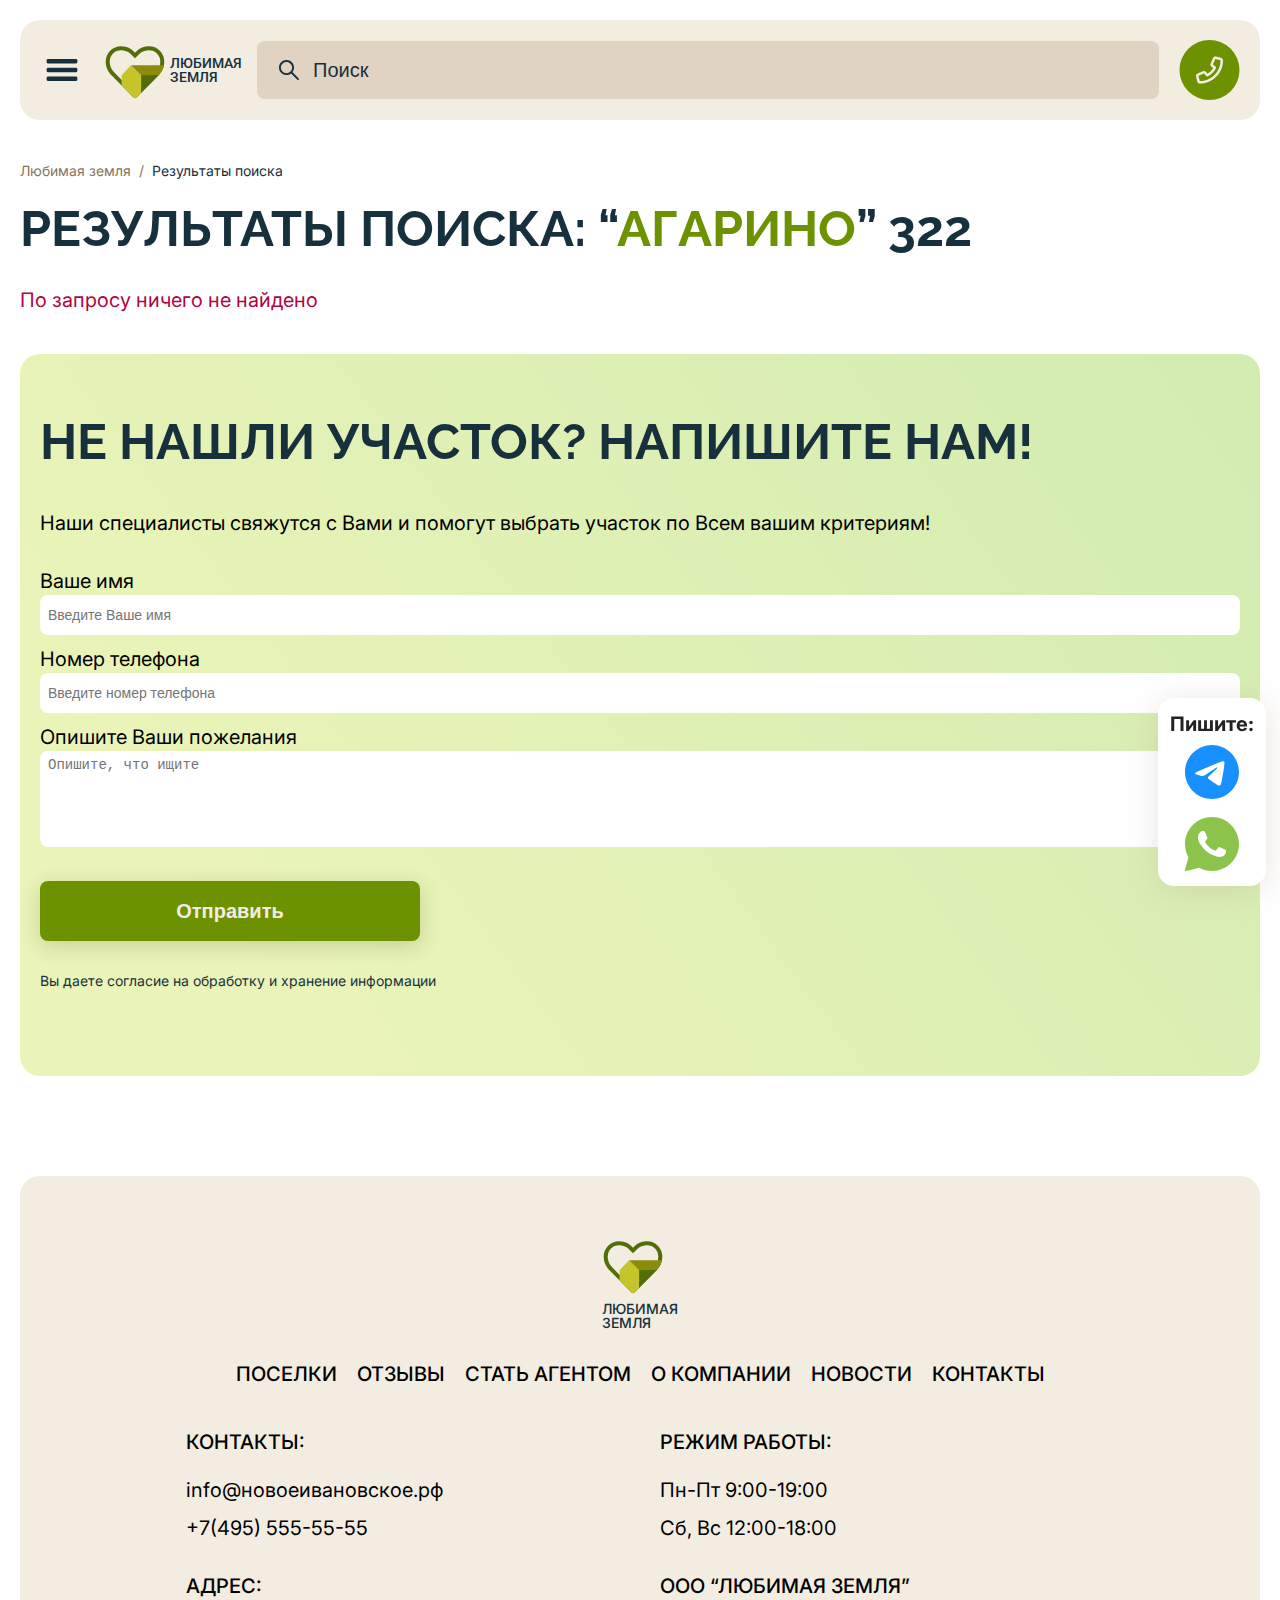
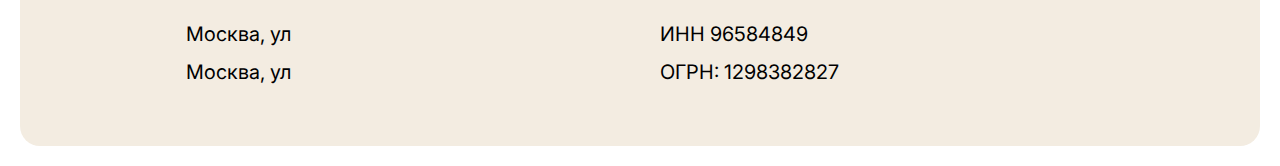
<file: search-2.html>
<!DOCTYPE html>
<html lang="en">
<head>
    <meta charset="UTF-8">
    <meta name="viewport" content="width=device-width, initial-scale=1.0">
    <link rel="shortcut icon" href="./images/header_log.svg" type="image/x-icon">
    <title>Beloved Land</title>

    <!-- Link Swiper's CSS -->
    <link rel="stylesheet" href="https://cdn.jsdelivr.net/npm/swiper@11/swiper-bundle.min.css" />
    <!-- CSS file -->
    <link rel="stylesheet" href="./css/style.css">
</head>
<body>
    
    <div class="wrapper">

        <!-- "Подобрать участок" modal -->
        <div class="modal modal_1">
            <div class="modal__bg"></div>
            <form class="modal__content">
                <div class="modal__head">
                    <a href="/" class="logo">
                        <img src="./images/header_log.svg" alt="">
                        <span>Любимая <br> земля</span>
                    </a>
                    <button class="modal__close" type="button">
                        <img src="./images/cross-icon.svg" alt="">
                    </button>
                </div>
                <h2 class="text-h2 modal__title">Оставьте Ваши контакты и мы <br> обязательно свяжемся с Вами!</h2>
                <div class="form_control">
                    <label for="" class="text-p1">Ваше имя</label>
                    <input type="text" class="inp" placeholder="Введите Ваше имя">
                </div>
                <div class="form_control">
                    <label for="" class="text-p1">Номер телефона</label>
                    <input type="text" class="inp" placeholder="Введите номер телефона">
                </div>
                <div class="form_control">
                    <label for="" class="text-p1">Опишите Ваши пожелания</label>
                    <textarea class="inp" placeholder="Опишите, что ищите"></textarea>
                </div>
                <button type="submit" class="btn_green">Отправить</button>
            </form>
        </div>
        <!-- "Подобрать участок" modal end -->

        <!-- "Стать агентом" modal -->
        <div class="modal modal_2">
            <div class="modal__bg"></div>
            <form class="modal__content">
                <div class="modal__head">
                    <a href="/" class="logo">
                        <img src="./images/header_log.svg" alt="">
                        <span>Любимая <br> земля</span>
                    </a>
                    <button class="modal__close" type="button">
                        <img src="./images/cross-icon.svg" alt="">
                    </button>
                </div>
                <h2 class="text-h2 modal__title">Оставьте Ваши контакты и мы <br> обязательно свяжемся с Вами!</h2>
                <div class="form_control">
                    <label for="" class="text-p1">Ваше имя</label>
                    <input type="text" class="inp" placeholder="Введите Ваше имя">
                </div>
                <div class="form_control">
                    <label for="" class="text-p1">Номер телефона</label>
                    <input type="text" class="inp" placeholder="Введите номер телефона">
                </div>
                <button type="submit" class="btn_green">Отправить</button>
            </form>
        </div>
        <!-- "Стать агентом" modal end -->

        <!-- "Войти в кабинет агента" modal -->
        <div class="modal modal_3">
            <div class="modal__bg"></div>
            <form class="modal__content">
                <div class="modal__head">
                    <a href="/" class="logo">
                        <img src="./images/header_log.svg" alt="">
                        <span>Любимая <br> земля</span>
                    </a>
                    <button class="modal__close" type="button">
                        <img src="./images/cross-icon.svg" alt="">
                    </button>
                </div>
                <h2 class="text-h2 modal__title">Вход в кабинет агента</h2>
                <div class="form_control">
                    <label for="" class="text-p1">Логин</label>
                    <input type="text" class="inp" placeholder="Введите логин">
                </div>
                <div class="form_control">
                    <label for="" class="text-p1">Пароль</label>
                    <div class="inp_wrap password_wrap">
                        <input type="password" class="inp" placeholder="Введите пароль">
                        <button type="button" class="change_type">
                            <img src="./images/hide_eye.svg" alt="">
                            <img src="./images/show_eye.svg" alt="">
                        </button>
                    </div>
                    <a href="#">Забыли пароль?</a>
                </div>
                <button type="submit" class="btn_green">Отправить</button>
            </form>
        </div>
        <!-- "Войти в кабинет агента" modal end -->

        <!-- "Оставить отзыв" modal -->
        <div class="modal modal_4">
            <div class="modal__bg"></div>
            <form class="modal__content">
                <div class="modal__head">
                    <a href="/" class="logo">
                        <img src="./images/header_log.svg" alt="">
                        <span>Любимая <br> земля</span>
                    </a>
                    <button class="modal__close" type="button">
                        <img src="./images/cross-icon.svg" alt="">
                    </button>
                </div>
                <h2 class="text-h2 modal__title">Оставьте Ваши впечатления!</h2>
                <div class="form_control">
                    <label for="" class="text-p1">Ваше имя</label>
                    <input type="text" class="inp" placeholder="Введите Ваше имя">
                </div>
                <div class="form_control">
                    <label for="" class="text-p1">Заголовок  (необязательно)</label>
                    <input type="tel" class="inp" placeholder="Напишите заголовок">
                </div>
                <div class="form_control rate_wrap">
                    <label for="" class="text-p1">Поставьте оценку</label>
                    <input type="radio" name="rate" value="1">
                    <input type="radio" name="rate" value="2">
                    <input type="radio" name="rate" value="3">
                    <input type="radio" name="rate" value="4">
                    <input type="radio" name="rate" value="5">
                    <div class="stars">
                        <svg width="21" height="20" viewBox="0 0 21 20" fill="none" xmlns="http://www.w3.org/2000/svg">
                            <path d="M14.9995 11.3123L14.9995 11.3123C14.3259 11.8213 14.0445 12.6984 14.2963 13.5043C14.2963 13.5043 14.2963 13.5043 14.2963 13.5044L15.9632 18.8401L11.7057 15.6232C10.9923 15.084 10.0078 15.084 9.29427 15.6232C9.29425 15.6232 9.29424 15.6232 9.29422 15.6232L5.03667 18.8402L6.7037 13.5043C6.95551 12.6985 6.67405 11.8212 6.00043 11.3123L1.59399 7.98269L1.59398 7.98269H6.95831C7.83313 7.98269 8.60643 7.41413 8.86731 6.5791L10.5 1.35327L12.1327 6.57902C12.1327 6.57905 12.1327 6.57908 12.1327 6.57911C12.3936 7.41422 13.167 7.98269 14.0417 7.98269H19.406L19.406 7.98269L14.9995 11.3123Z" stroke="#FFBA52" stroke-width="2"/>
                        </svg>
                        <svg width="21" height="20" viewBox="0 0 21 20" fill="none" xmlns="http://www.w3.org/2000/svg">
                            <path d="M14.9995 11.3123L14.9995 11.3123C14.3259 11.8213 14.0445 12.6984 14.2963 13.5043C14.2963 13.5043 14.2963 13.5043 14.2963 13.5044L15.9632 18.8401L11.7057 15.6232C10.9923 15.084 10.0078 15.084 9.29427 15.6232C9.29425 15.6232 9.29424 15.6232 9.29422 15.6232L5.03667 18.8402L6.7037 13.5043C6.95551 12.6985 6.67405 11.8212 6.00043 11.3123L1.59399 7.98269L1.59398 7.98269H6.95831C7.83313 7.98269 8.60643 7.41413 8.86731 6.5791L10.5 1.35327L12.1327 6.57902C12.1327 6.57905 12.1327 6.57908 12.1327 6.57911C12.3936 7.41422 13.167 7.98269 14.0417 7.98269H19.406L19.406 7.98269L14.9995 11.3123Z" stroke="#FFBA52" stroke-width="2"/>
                        </svg>
                        <svg width="21" height="20" viewBox="0 0 21 20" fill="none" xmlns="http://www.w3.org/2000/svg">
                            <path d="M14.9995 11.3123L14.9995 11.3123C14.3259 11.8213 14.0445 12.6984 14.2963 13.5043C14.2963 13.5043 14.2963 13.5043 14.2963 13.5044L15.9632 18.8401L11.7057 15.6232C10.9923 15.084 10.0078 15.084 9.29427 15.6232C9.29425 15.6232 9.29424 15.6232 9.29422 15.6232L5.03667 18.8402L6.7037 13.5043C6.95551 12.6985 6.67405 11.8212 6.00043 11.3123L1.59399 7.98269L1.59398 7.98269H6.95831C7.83313 7.98269 8.60643 7.41413 8.86731 6.5791L10.5 1.35327L12.1327 6.57902C12.1327 6.57905 12.1327 6.57908 12.1327 6.57911C12.3936 7.41422 13.167 7.98269 14.0417 7.98269H19.406L19.406 7.98269L14.9995 11.3123Z" stroke="#FFBA52" stroke-width="2"/>
                        </svg>
                        <svg width="21" height="20" viewBox="0 0 21 20" fill="none" xmlns="http://www.w3.org/2000/svg">
                            <path d="M14.9995 11.3123L14.9995 11.3123C14.3259 11.8213 14.0445 12.6984 14.2963 13.5043C14.2963 13.5043 14.2963 13.5043 14.2963 13.5044L15.9632 18.8401L11.7057 15.6232C10.9923 15.084 10.0078 15.084 9.29427 15.6232C9.29425 15.6232 9.29424 15.6232 9.29422 15.6232L5.03667 18.8402L6.7037 13.5043C6.95551 12.6985 6.67405 11.8212 6.00043 11.3123L1.59399 7.98269L1.59398 7.98269H6.95831C7.83313 7.98269 8.60643 7.41413 8.86731 6.5791L10.5 1.35327L12.1327 6.57902C12.1327 6.57905 12.1327 6.57908 12.1327 6.57911C12.3936 7.41422 13.167 7.98269 14.0417 7.98269H19.406L19.406 7.98269L14.9995 11.3123Z" stroke="#FFBA52" stroke-width="2"/>
                        </svg>
                        <svg width="21" height="20" viewBox="0 0 21 20" fill="none" xmlns="http://www.w3.org/2000/svg">
                            <path d="M14.9995 11.3123L14.9995 11.3123C14.3259 11.8213 14.0445 12.6984 14.2963 13.5043C14.2963 13.5043 14.2963 13.5043 14.2963 13.5044L15.9632 18.8401L11.7057 15.6232C10.9923 15.084 10.0078 15.084 9.29427 15.6232C9.29425 15.6232 9.29424 15.6232 9.29422 15.6232L5.03667 18.8402L6.7037 13.5043C6.95551 12.6985 6.67405 11.8212 6.00043 11.3123L1.59399 7.98269L1.59398 7.98269H6.95831C7.83313 7.98269 8.60643 7.41413 8.86731 6.5791L10.5 1.35327L12.1327 6.57902C12.1327 6.57905 12.1327 6.57908 12.1327 6.57911C12.3936 7.41422 13.167 7.98269 14.0417 7.98269H19.406L19.406 7.98269L14.9995 11.3123Z" stroke="#FFBA52" stroke-width="2"/>
                        </svg>
                    </div>
                </div>
                <div class="form_control">
                    <label for="" class="text-p1">Отзыв</label>
                    <textarea class="inp" placeholder="Оставьте Ваш отзыв"></textarea>
                </div>
                <button type="submit" class="btn_green">Отправить</button>
            </form>
        </div>
        <!-- "Оставить отзыв" modal end -->

        <!-- "Thanks" modal -->
        <div class="modal modal_5">
            <div class="modal__bg"></div>
            <div class="modal__content">
                <div class="modal__head">
                    <a href="/" class="logo">
                        <img src="./images/header_log.svg" alt="">
                        <span>Любимая <br> земля</span>
                    </a>
                    <button class="modal__close" type="button">
                        <img src="./images/cross-icon.svg" alt="">
                    </button>
                </div>
                <h2 class="text-h2 modal__title">Спасибо, в ближайшее время с Вами свяжется наш специалист!</h2>
            </div>
        </div>
        <!-- "Thanks" modal end -->

        <!-- Write -->
        <div class="write">
            <span>Пишите:</span>
            <a href="#">
                <img src="./images/telegram.svg" alt="">
            </a>
            <a href="#">
                <img src="./images/whatsapp.svg" alt="">
            </a>
        </div>
        <!-- Write end -->

        <!-- Header -->
        <header class="header">
            <div class="main_container header__container">
                <div class="header__left">
                    <button class="bars">
                        <img src="./images/bars.svg" alt="">
                    </button>

                    <a href="#" class="header__logo">
                        <img src="./images/header_log.svg" alt="">
                        <span>Любимая <br> земля</span>
                    </a>

                    <div class="header__left_in">
                        <div class="search">
                            <img src="./images/search.svg" alt="" class="icon">
                            <input type="text" placeholder="Поиск">

                            <div class="search_result">
                                <h3 class="search_result__title">Поселки</h3>
                                <ul>
                                    <li>
                                        <a href="#" class="text-p1"><span>Аг</span>арино</a>
                                    </li>
                                </ul>
                                <h3 class="search_result__title">Новости</h3>
                                <ul>
                                    <li>
                                        <a href="#" class="text-p1"><span>Аг</span>арино для жизни </a>
                                    </li>
                                    <li>
                                        <a href="#" class="text-p1"><span>Аг</span>арино строительство дорог</a>
                                    </li>
                                </ul>
                                <a href="./search.html" class="text-p1 search_result_link">Смотреть все результаты</a>
                            </div>
                        </div>

                        <ul class="header__navs">
                            <li>
                                <a href="#">Поселки</a>
                            </li>
                            <li>
                                <a href="#">Отзывы</a>
                            </li>
                            <li>
                                <a href="#">О компании</a>
                            </li>
                            <li>
                                <a href="#">Hовости</a>
                            </li>
                            <li>
                                <a href="#">Контакты</a>
                            </li>
                        </ul>
                    </div>
                </div>
                <div class="header__contact">
                    <div class="links">
                        <a href="mailto:info@любимаяземля.рф">info@любимаяземля.рф</a>
                        <a href="tel:+7(495) 555-55-55">+7(495) 555-55-55</a>
                    </div>
                    <a href="./search.html" class="search_btn">
                        <img src="./images/search.svg" alt="">
                    </a>
                    <a href="#" class="icon">
                        <img src="./images/phone.svg" alt="">
                    </a>
                </div>
                <div class="header__right">
                    <a href="#" class="btn_green modal_2_open">Стать агентом</a>
                    <a href="#" class="auth_link modal_3_open">Войти в кабинет агента</a>
                </div>
            </div>
        </header>
        <!-- Header end -->

        <!-- Mobile menu -->
        <div class="mobile_menu">
            <div class="main_container mobile_menu__container">
                <div class="mobile_menu__head">
                    <a href="/" class="logo">
                        <img src="./images/header_log.svg" alt="">
                        <span>Любимая <br> земля</span>
                    </a>
                    <button class="mobile_menu__close">
                        <img src="./images/menu_close.svg" alt="">
                    </button>
                </div>
                <div class="mobile_menu__content">
                    <ul class="mobile_menu__navs">
                        <li>
                            <a href="#" class="text-p1">Поселки</a>
                        </li>
                        <li>
                            <a href="#" class="text-p1">Отзывы</a>
                        </li>
                        <li>
                            <a href="#" class="text-p1">О компании</a>
                        </li>
                        <li>
                            <a href="#" class="text-p1">Hовости</a>
                        </li>
                        <li>
                            <a href="#" class="text-p1">Контакты</a>
                        </li>
                    </ul>
                    <div class="mobile_menu__bottom">
                        <a href="#" class="btn_green text-btn modal_2_open">Стать агентом</a>
                        <a href="#" class="auth_link modal_3_open">Войти в кабинет агента</a>
                    </div>
                    <ul class="mobile_menu__networks">
                        <li>
                            <a href="#">
                                <img src="./images/menu_phone.svg" alt="">
                                <span class="text-p1"> 8 (495) 212-18-86</span>
                            </a>
                        </li>
                        <li>
                            <a href="#">
                                <img src="./images/menu_mail.svg" alt="">
                                <span class="text-p1">info@любимаяземля.рф</span>
                            </a>
                        </li>
                        <li>
                            <a href="#">
                                <img src="./images/menu_clock.svg" alt="">
                                <span class="text-p1">Работаем: 09:00 - 20:00</span>
                            </a>
                        </li>
                    </ul>
                </div>
            </div>
        </div>
        <!-- Mobile menu end -->

        <main>

            <!-- Breadcrumbs -->
            <div class="breakcrumbs">
                <ul class="main_container">
                    <li>
                        <a href="/" class="text-p3">Любимая земля</a>
                    </li>
                    <li>
                        <span class="text-p3">/</span>
                    </li>
                    <li>
                        <span class="text-p3 current-page">Результаты поиска</span>
                    </li>
                </ul>
            </div>
            <!-- Breadcrumbs end -->

            <!-- Search page -->
            <section class="search_page">
                <div class="main_container">
                    <h1 class="text-h1">Результаты поиска: “<span>Агарино</span>”  322</h1>
                    <p class="text-p1 text-red">По запросу ничего не найдено</p>
                </div>
            </section>
            <!-- Search page end -->

            <!-- Write to us -->
            <section class="write_us">
                <div class="main_container write_us__container">
                    <h2 class="text-h1">Не нашли Участок? Напишите нам!</h2>
                    <div class="write_us__content">
                        <img src="./images/write_us__card.png" alt="" class="main_img">
                        <form action="" class="write_us__form">
                            <p class="text-p1">Наши специалисты свяжутся с Вами и помогут выбрать участок по Всем вашим критериям!</p>
                            <div class="form_group">
                                <div class="form_group__item">
                                    <label for="" class="text-p1">Ваше имя</label>
                                    <input type="text" placeholder="Введите Ваше имя" class="inp">
                                </div>
                                <div class="form_group__item">
                                    <label for="" class="text-p1">Номер телефона</label>
                                    <input type="tel" placeholder="Введите номер телефона" class="inp">
                                </div>
                                <div class="form_group__item">
                                    <label for="" class="text-p1">Опишите Ваши пожелания</label>
                                    <textarea name="" class="inp" placeholder="Опишите, что ищите"></textarea>
                                </div>
                            </div>
                            <button type="submit" class="btn_green text-btn modal_5_open">Отправить</button>
                            <p class="text-p3">Вы даете согласие на обработку и хранение информации</p>
                        </form>
                    </div>
                </div>
            </section>
            <!-- Write to us end -->

        </main>

        <!-- Footer -->
        <footer class="footer">
            <div class="main_container footer__container">
                <ul class="footer__navs">
                    <li>
                        <a href="#" class="text-p1">Поселки</a>
                    </li>
                    <li>
                        <a href="#" class="text-p1">Отзывы</a>
                    </li>
                    <li>
                        <a href="#" class="text-p1">Стать агентом</a>
                    </li>
                    <li>
                        <a href="#" class="text-p1">О компании</a>
                    </li>
                    <li>
                        <a href="#" class="text-p1">новости</a>
                    </li>
                    <li>
                        <a href="#" class="text-p1">Контакты</a>
                    </li>
                </ul>
                <a href="/" class="footer__logo">
                    <img src="./images/header_log.svg" alt="">
                    <span>Любимая <br>земля</span>
                </a>
                <ul class="footer__networks">
                    <li>
                        <span class="text-p1 title">Контакты:</span>
                        <a href="#" class="text-p1">info@новоеивановское.рф</a>
                        <a href="#" class="text-p1">+7(495) 555-55-55</a>
                    </li>
                    <li>
                        <span class="text-p1 title">Режим работы:</span>
                        <span class="text-p1">Пн-Пт 9:00-19:00</span>
                        <span class="text-p1">Сб, Вс  12:00-18:00</span>
                    </li>
                    <li>
                        <span class="text-p1 title">Адрес:</span>
                        <span class="text-p1">Москва, ул </span>
                        <span class="text-p1">Москва, ул </span>
                    </li>
                    <li>
                        <span class="text-p1 title">ООО “Любимая земля”</span>
                        <span class="text-p1">ИНН 96584849</span>
                        <span class="text-p1">ОГРН: 1298382827</span>
                    </li>
                </ul>
            </div>
        </footer>
        <!-- Footer end -->

    </div>

    <!-- Yandex map -->
    <script src="https://api-maps.yandex.ru/2.1/?apikey=YOUR_API_KEY&lang=ru_RU"></script>
    <script src="./js/map.js"></script>
    <!-- Swiper JS -->
    <script src="https://cdn.jsdelivr.net/npm/swiper@11/swiper-bundle.min.js"></script>
    <!-- JS file -->
    <script src="./js/main.js"></script>
</body>
</html>
</file>
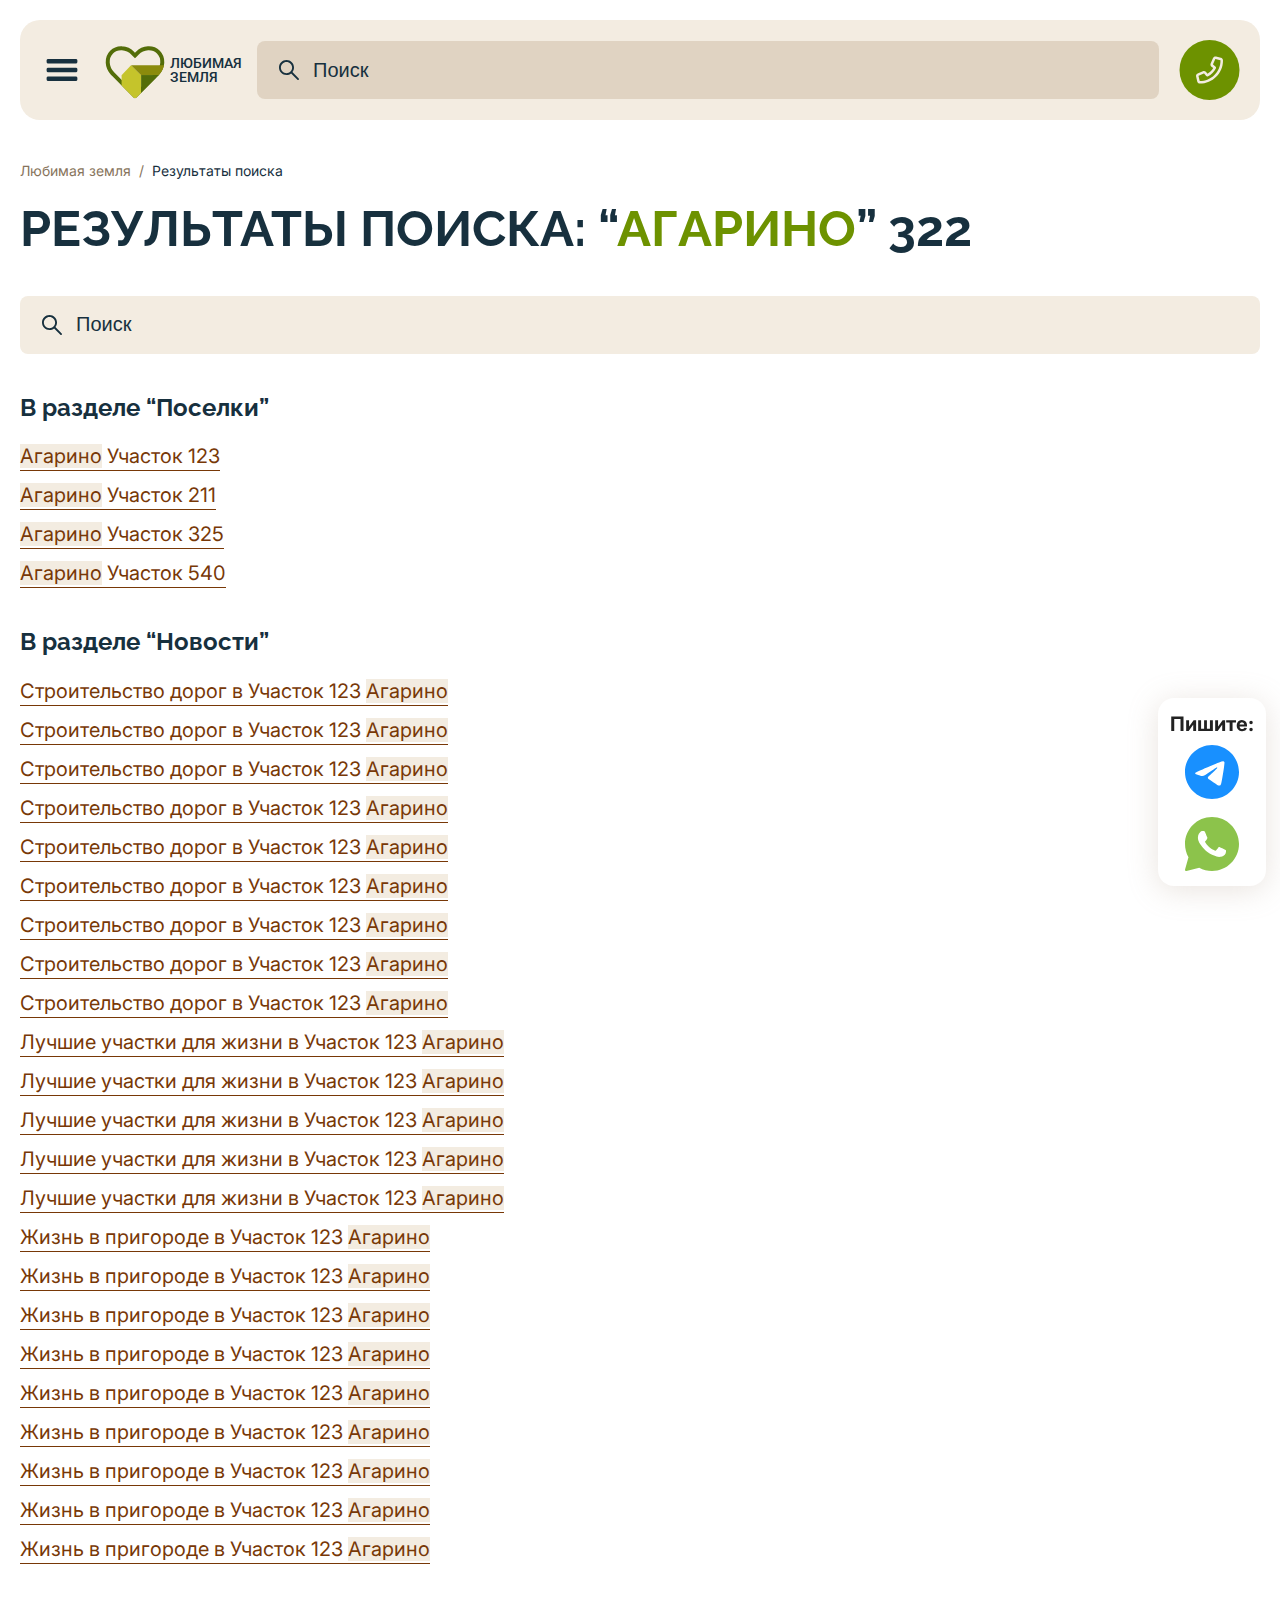
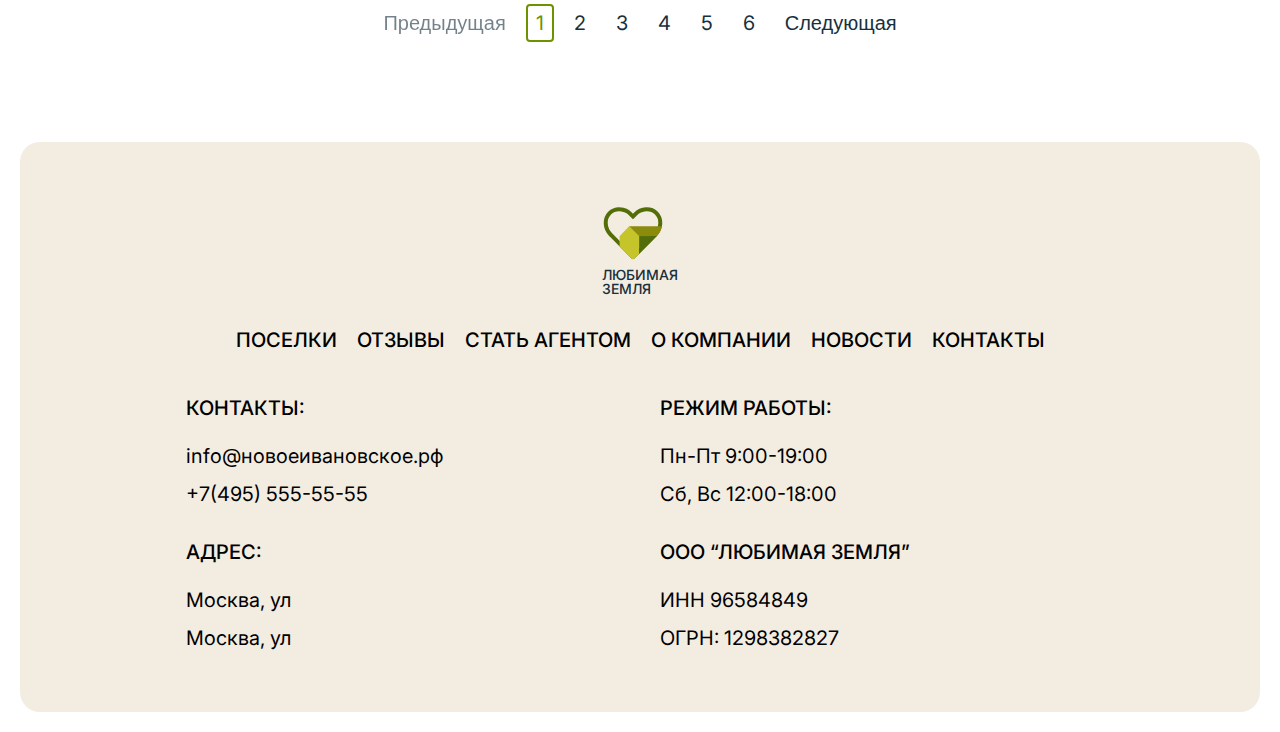
<file: search.html>
<!DOCTYPE html>
<html lang="en">
<head>
    <meta charset="UTF-8">
    <meta name="viewport" content="width=device-width, initial-scale=1.0">
    <link rel="shortcut icon" href="./images/header_log.svg" type="image/x-icon">
    <title>Beloved Land</title>

    <!-- Link Swiper's CSS -->
    <link rel="stylesheet" href="https://cdn.jsdelivr.net/npm/swiper@11/swiper-bundle.min.css" />
    <!-- CSS file -->
    <link rel="stylesheet" href="./css/style.css">
</head>
<body>
    
    <div class="wrapper">

        <!-- "Подобрать участок" modal -->
        <div class="modal modal_1">
            <div class="modal__bg"></div>
            <form class="modal__content">
                <div class="modal__head">
                    <a href="/" class="logo">
                        <img src="./images/header_log.svg" alt="">
                        <span>Любимая <br> земля</span>
                    </a>
                    <button class="modal__close" type="button">
                        <img src="./images/cross-icon.svg" alt="">
                    </button>
                </div>
                <h2 class="text-h2 modal__title">Оставьте Ваши контакты и мы <br> обязательно свяжемся с Вами!</h2>
                <div class="form_control">
                    <label for="" class="text-p1">Ваше имя</label>
                    <input type="text" class="inp" placeholder="Введите Ваше имя">
                </div>
                <div class="form_control">
                    <label for="" class="text-p1">Номер телефона</label>
                    <input type="text" class="inp" placeholder="Введите номер телефона">
                </div>
                <div class="form_control">
                    <label for="" class="text-p1">Опишите Ваши пожелания</label>
                    <textarea class="inp" placeholder="Опишите, что ищите"></textarea>
                </div>
                <button type="submit" class="btn_green">Отправить</button>
            </form>
        </div>
        <!-- "Подобрать участок" modal end -->

        <!-- "Стать агентом" modal -->
        <div class="modal modal_2">
            <div class="modal__bg"></div>
            <form class="modal__content">
                <div class="modal__head">
                    <a href="/" class="logo">
                        <img src="./images/header_log.svg" alt="">
                        <span>Любимая <br> земля</span>
                    </a>
                    <button class="modal__close" type="button">
                        <img src="./images/cross-icon.svg" alt="">
                    </button>
                </div>
                <h2 class="text-h2 modal__title">Оставьте Ваши контакты и мы <br> обязательно свяжемся с Вами!</h2>
                <div class="form_control">
                    <label for="" class="text-p1">Ваше имя</label>
                    <input type="text" class="inp" placeholder="Введите Ваше имя">
                </div>
                <div class="form_control">
                    <label for="" class="text-p1">Номер телефона</label>
                    <input type="text" class="inp" placeholder="Введите номер телефона">
                </div>
                <button type="submit" class="btn_green">Отправить</button>
            </form>
        </div>
        <!-- "Стать агентом" modal end -->

        <!-- "Войти в кабинет агента" modal -->
        <div class="modal modal_3">
            <div class="modal__bg"></div>
            <form class="modal__content">
                <div class="modal__head">
                    <a href="/" class="logo">
                        <img src="./images/header_log.svg" alt="">
                        <span>Любимая <br> земля</span>
                    </a>
                    <button class="modal__close" type="button">
                        <img src="./images/cross-icon.svg" alt="">
                    </button>
                </div>
                <h2 class="text-h2 modal__title">Вход в кабинет агента</h2>
                <div class="form_control">
                    <label for="" class="text-p1">Логин</label>
                    <input type="text" class="inp" placeholder="Введите логин">
                </div>
                <div class="form_control">
                    <label for="" class="text-p1">Пароль</label>
                    <div class="inp_wrap password_wrap">
                        <input type="password" class="inp" placeholder="Введите пароль">
                        <button type="button" class="change_type">
                            <img src="./images/hide_eye.svg" alt="">
                            <img src="./images/show_eye.svg" alt="">
                        </button>
                    </div>
                    <a href="#">Забыли пароль?</a>
                </div>
                <button type="submit" class="btn_green">Отправить</button>
            </form>
        </div>
        <!-- "Войти в кабинет агента" modal end -->

        <!-- "Оставить отзыв" modal -->
        <div class="modal modal_4">
            <div class="modal__bg"></div>
            <form class="modal__content">
                <div class="modal__head">
                    <a href="/" class="logo">
                        <img src="./images/header_log.svg" alt="">
                        <span>Любимая <br> земля</span>
                    </a>
                    <button class="modal__close" type="button">
                        <img src="./images/cross-icon.svg" alt="">
                    </button>
                </div>
                <h2 class="text-h2 modal__title">Оставьте Ваши впечатления!</h2>
                <div class="form_control">
                    <label for="" class="text-p1">Ваше имя</label>
                    <input type="text" class="inp" placeholder="Введите Ваше имя">
                </div>
                <div class="form_control">
                    <label for="" class="text-p1">Заголовок  (необязательно)</label>
                    <input type="tel" class="inp" placeholder="Напишите заголовок">
                </div>
                <div class="form_control rate_wrap">
                    <label for="" class="text-p1">Поставьте оценку</label>
                    <input type="radio" name="rate" value="1">
                    <input type="radio" name="rate" value="2">
                    <input type="radio" name="rate" value="3">
                    <input type="radio" name="rate" value="4">
                    <input type="radio" name="rate" value="5">
                    <div class="stars">
                        <svg width="21" height="20" viewBox="0 0 21 20" fill="none" xmlns="http://www.w3.org/2000/svg">
                            <path d="M14.9995 11.3123L14.9995 11.3123C14.3259 11.8213 14.0445 12.6984 14.2963 13.5043C14.2963 13.5043 14.2963 13.5043 14.2963 13.5044L15.9632 18.8401L11.7057 15.6232C10.9923 15.084 10.0078 15.084 9.29427 15.6232C9.29425 15.6232 9.29424 15.6232 9.29422 15.6232L5.03667 18.8402L6.7037 13.5043C6.95551 12.6985 6.67405 11.8212 6.00043 11.3123L1.59399 7.98269L1.59398 7.98269H6.95831C7.83313 7.98269 8.60643 7.41413 8.86731 6.5791L10.5 1.35327L12.1327 6.57902C12.1327 6.57905 12.1327 6.57908 12.1327 6.57911C12.3936 7.41422 13.167 7.98269 14.0417 7.98269H19.406L19.406 7.98269L14.9995 11.3123Z" stroke="#FFBA52" stroke-width="2"/>
                        </svg>
                        <svg width="21" height="20" viewBox="0 0 21 20" fill="none" xmlns="http://www.w3.org/2000/svg">
                            <path d="M14.9995 11.3123L14.9995 11.3123C14.3259 11.8213 14.0445 12.6984 14.2963 13.5043C14.2963 13.5043 14.2963 13.5043 14.2963 13.5044L15.9632 18.8401L11.7057 15.6232C10.9923 15.084 10.0078 15.084 9.29427 15.6232C9.29425 15.6232 9.29424 15.6232 9.29422 15.6232L5.03667 18.8402L6.7037 13.5043C6.95551 12.6985 6.67405 11.8212 6.00043 11.3123L1.59399 7.98269L1.59398 7.98269H6.95831C7.83313 7.98269 8.60643 7.41413 8.86731 6.5791L10.5 1.35327L12.1327 6.57902C12.1327 6.57905 12.1327 6.57908 12.1327 6.57911C12.3936 7.41422 13.167 7.98269 14.0417 7.98269H19.406L19.406 7.98269L14.9995 11.3123Z" stroke="#FFBA52" stroke-width="2"/>
                        </svg>
                        <svg width="21" height="20" viewBox="0 0 21 20" fill="none" xmlns="http://www.w3.org/2000/svg">
                            <path d="M14.9995 11.3123L14.9995 11.3123C14.3259 11.8213 14.0445 12.6984 14.2963 13.5043C14.2963 13.5043 14.2963 13.5043 14.2963 13.5044L15.9632 18.8401L11.7057 15.6232C10.9923 15.084 10.0078 15.084 9.29427 15.6232C9.29425 15.6232 9.29424 15.6232 9.29422 15.6232L5.03667 18.8402L6.7037 13.5043C6.95551 12.6985 6.67405 11.8212 6.00043 11.3123L1.59399 7.98269L1.59398 7.98269H6.95831C7.83313 7.98269 8.60643 7.41413 8.86731 6.5791L10.5 1.35327L12.1327 6.57902C12.1327 6.57905 12.1327 6.57908 12.1327 6.57911C12.3936 7.41422 13.167 7.98269 14.0417 7.98269H19.406L19.406 7.98269L14.9995 11.3123Z" stroke="#FFBA52" stroke-width="2"/>
                        </svg>
                        <svg width="21" height="20" viewBox="0 0 21 20" fill="none" xmlns="http://www.w3.org/2000/svg">
                            <path d="M14.9995 11.3123L14.9995 11.3123C14.3259 11.8213 14.0445 12.6984 14.2963 13.5043C14.2963 13.5043 14.2963 13.5043 14.2963 13.5044L15.9632 18.8401L11.7057 15.6232C10.9923 15.084 10.0078 15.084 9.29427 15.6232C9.29425 15.6232 9.29424 15.6232 9.29422 15.6232L5.03667 18.8402L6.7037 13.5043C6.95551 12.6985 6.67405 11.8212 6.00043 11.3123L1.59399 7.98269L1.59398 7.98269H6.95831C7.83313 7.98269 8.60643 7.41413 8.86731 6.5791L10.5 1.35327L12.1327 6.57902C12.1327 6.57905 12.1327 6.57908 12.1327 6.57911C12.3936 7.41422 13.167 7.98269 14.0417 7.98269H19.406L19.406 7.98269L14.9995 11.3123Z" stroke="#FFBA52" stroke-width="2"/>
                        </svg>
                        <svg width="21" height="20" viewBox="0 0 21 20" fill="none" xmlns="http://www.w3.org/2000/svg">
                            <path d="M14.9995 11.3123L14.9995 11.3123C14.3259 11.8213 14.0445 12.6984 14.2963 13.5043C14.2963 13.5043 14.2963 13.5043 14.2963 13.5044L15.9632 18.8401L11.7057 15.6232C10.9923 15.084 10.0078 15.084 9.29427 15.6232C9.29425 15.6232 9.29424 15.6232 9.29422 15.6232L5.03667 18.8402L6.7037 13.5043C6.95551 12.6985 6.67405 11.8212 6.00043 11.3123L1.59399 7.98269L1.59398 7.98269H6.95831C7.83313 7.98269 8.60643 7.41413 8.86731 6.5791L10.5 1.35327L12.1327 6.57902C12.1327 6.57905 12.1327 6.57908 12.1327 6.57911C12.3936 7.41422 13.167 7.98269 14.0417 7.98269H19.406L19.406 7.98269L14.9995 11.3123Z" stroke="#FFBA52" stroke-width="2"/>
                        </svg>
                    </div>
                </div>
                <div class="form_control">
                    <label for="" class="text-p1">Отзыв</label>
                    <textarea class="inp" placeholder="Оставьте Ваш отзыв"></textarea>
                </div>
                <button type="submit" class="btn_green">Отправить</button>
            </form>
        </div>
        <!-- "Оставить отзыв" modal end -->

        <!-- "Thanks" modal -->
        <div class="modal modal_5">
            <div class="modal__bg"></div>
            <div class="modal__content">
                <div class="modal__head">
                    <a href="/" class="logo">
                        <img src="./images/header_log.svg" alt="">
                        <span>Любимая <br> земля</span>
                    </a>
                    <button class="modal__close" type="button">
                        <img src="./images/cross-icon.svg" alt="">
                    </button>
                </div>
                <h2 class="text-h2 modal__title">Спасибо, в ближайшее время с Вами свяжется наш специалист!</h2>
            </div>
        </div>
        <!-- "Thanks" modal end -->

        <!-- Write -->
        <div class="write">
            <span>Пишите:</span>
            <a href="#">
                <img src="./images/telegram.svg" alt="">
            </a>
            <a href="#">
                <img src="./images/whatsapp.svg" alt="">
            </a>
        </div>
        <!-- Write end -->

        <!-- Header -->
        <header class="header">
            <div class="main_container header__container">
                <div class="header__left">
                    <button class="bars">
                        <img src="./images/bars.svg" alt="">
                    </button>

                    <a href="#" class="header__logo">
                        <img src="./images/header_log.svg" alt="">
                        <span>Любимая <br> земля</span>
                    </a>

                    <div class="header__left_in">
                        <div class="search">
                            <img src="./images/search.svg" alt="" class="icon">
                            <input type="text" placeholder="Поиск">

                            <div class="search_result">
                                <h3 class="search_result__title">Поселки</h3>
                                <ul>
                                    <li>
                                        <a href="#" class="text-p1"><span>Аг</span>арино</a>
                                    </li>
                                </ul>
                                <h3 class="search_result__title">Новости</h3>
                                <ul>
                                    <li>
                                        <a href="#" class="text-p1"><span>Аг</span>арино для жизни </a>
                                    </li>
                                    <li>
                                        <a href="#" class="text-p1"><span>Аг</span>арино строительство дорог</a>
                                    </li>
                                </ul>
                                <a href="./search.html" class="text-p1 search_result_link">Смотреть все результаты</a>
                            </div>
                        </div>

                        <ul class="header__navs">
                            <li>
                                <a href="#">Поселки</a>
                            </li>
                            <li>
                                <a href="#">Отзывы</a>
                            </li>
                            <li>
                                <a href="#">О компании</a>
                            </li>
                            <li>
                                <a href="#">Hовости</a>
                            </li>
                            <li>
                                <a href="#">Контакты</a>
                            </li>
                        </ul>
                    </div>
                </div>
                <div class="header__contact">
                    <div class="links">
                        <a href="mailto:info@любимаяземля.рф">info@любимаяземля.рф</a>
                        <a href="tel:+7(495) 555-55-55">+7(495) 555-55-55</a>
                    </div>
                    <a href="./search.html" class="search_btn">
                        <img src="./images/search.svg" alt="">
                    </a>
                    <a href="#" class="icon">
                        <img src="./images/phone.svg" alt="">
                    </a>
                </div>
                <div class="header__right">
                    <a href="#" class="btn_green modal_2_open">Стать агентом</a>
                    <a href="#" class="auth_link modal_3_open">Войти в кабинет агента</a>
                </div>
            </div>
        </header>
        <!-- Header end -->

        <!-- Mobile menu -->
        <div class="mobile_menu">
            <div class="main_container mobile_menu__container">
                <div class="mobile_menu__head">
                    <a href="/" class="logo">
                        <img src="./images/header_log.svg" alt="">
                        <span>Любимая <br> земля</span>
                    </a>
                    <button class="mobile_menu__close">
                        <img src="./images/menu_close.svg" alt="">
                    </button>
                </div>
                <div class="mobile_menu__content">
                    <ul class="mobile_menu__navs">
                        <li>
                            <a href="#" class="text-p1">Поселки</a>
                        </li>
                        <li>
                            <a href="#" class="text-p1">Отзывы</a>
                        </li>
                        <li>
                            <a href="#" class="text-p1">О компании</a>
                        </li>
                        <li>
                            <a href="#" class="text-p1">Hовости</a>
                        </li>
                        <li>
                            <a href="#" class="text-p1">Контакты</a>
                        </li>
                    </ul>
                    <div class="mobile_menu__bottom">
                        <a href="#" class="btn_green text-btn modal_2_open">Стать агентом</a>
                        <a href="#" class="auth_link modal_3_open">Войти в кабинет агента</a>
                    </div>
                    <ul class="mobile_menu__networks">
                        <li>
                            <a href="#">
                                <img src="./images/menu_phone.svg" alt="">
                                <span class="text-p1"> 8 (495) 212-18-86</span>
                            </a>
                        </li>
                        <li>
                            <a href="#">
                                <img src="./images/menu_mail.svg" alt="">
                                <span class="text-p1">info@любимаяземля.рф</span>
                            </a>
                        </li>
                        <li>
                            <a href="#">
                                <img src="./images/menu_clock.svg" alt="">
                                <span class="text-p1">Работаем: 09:00 - 20:00</span>
                            </a>
                        </li>
                    </ul>
                </div>
            </div>
        </div>
        <!-- Mobile menu end -->

        <main>

            <!-- Breadcrumbs -->
            <div class="breakcrumbs">
                <ul class="main_container">
                    <li>
                        <a href="/" class="text-p3">Любимая земля</a>
                    </li>
                    <li>
                        <span class="text-p3">/</span>
                    </li>
                    <li>
                        <span class="text-p3 current-page">Результаты поиска</span>
                    </li>
                </ul>
            </div>
            <!-- Breadcrumbs end -->

            <!-- Search page -->
            <section class="search_page">
                <div class="main_container">
                    <h1 class="text-h1">Результаты поиска: “<span>Агарино</span>”  322</h1>

                    <div class="search_page__inp">
                        <img src="./images/search.svg" alt="">
                        <input type="text" class="text-p1" placeholder="Поиск">
                    </div>

                    <div class="search_page__result_wrap">

                        <div class="search_page__result">
                            <h3 class="text-h2">В разделе “Поселки”</h3>

                            <ul>
                                <li>
                                    <a href="#" class="text-p1"><span>Агарино</span> Участок 123</a>
                                </li>
                                <li>
                                    <a href="#" class="text-p1"><span>Агарино</span> Участок 211</a>
                                </li>
                                <li>
                                    <a href="#" class="text-p1"><span>Агарино</span> Участок 325</a>
                                </li>
                                <li>
                                    <a href="#" class="text-p1"><span>Агарино</span> Участок 540</a>
                                </li>
                            </ul>
                        </div>

                        <div class="search_page__result">
                            <h3 class="text-h2">В разделе “Новости”</h3>

                            <ul>
                                <li>
                                    <a href="#" class="text-p1">Строительство дорог в Участок 123 <span>Агарино</span></a>
                                </li>
                                <li>
                                    <a href="#" class="text-p1">Строительство дорог в Участок 123 <span>Агарино</span></a>
                                </li>
                                <li>
                                    <a href="#" class="text-p1">Строительство дорог в Участок 123 <span>Агарино</span></a>
                                </li>
                                <li>
                                    <a href="#" class="text-p1">Строительство дорог в Участок 123 <span>Агарино</span></a>
                                </li>
                                <li>
                                    <a href="#" class="text-p1">Строительство дорог в Участок 123 <span>Агарино</span></a>
                                </li>
                                <li>
                                    <a href="#" class="text-p1">Строительство дорог в Участок 123 <span>Агарино</span></a>
                                </li>
                                <li>
                                    <a href="#" class="text-p1">Строительство дорог в Участок 123 <span>Агарино</span></a>
                                </li>
                                <li>
                                    <a href="#" class="text-p1">Строительство дорог в Участок 123 <span>Агарино</span></a>
                                </li>
                                <li>
                                    <a href="#" class="text-p1">Строительство дорог в Участок 123 <span>Агарино</span></a>
                                </li>
                                <li>
                                    <a href="#" class="text-p1">Лучшие участки для жизни в Участок 123 <span>Агарино</span></a>
                                </li>
                                <li>
                                    <a href="#" class="text-p1">Лучшие участки для жизни в Участок 123 <span>Агарино</span></a>
                                </li>
                                <li>
                                    <a href="#" class="text-p1">Лучшие участки для жизни в Участок 123 <span>Агарино</span></a>
                                </li>
                                <li>
                                    <a href="#" class="text-p1">Лучшие участки для жизни в Участок 123 <span>Агарино</span></a>
                                </li>
                                <li>
                                    <a href="#" class="text-p1">Лучшие участки для жизни в Участок 123 <span>Агарино</span></a>
                                </li>
                                <li>
                                    <a href="#" class="text-p1">Жизнь в пригороде в  Участок 123 <span>Агарино</span></a>
                                </li>
                                <li>
                                    <a href="#" class="text-p1">Жизнь в пригороде в  Участок 123 <span>Агарино</span></a>
                                </li>
                                <li>
                                    <a href="#" class="text-p1">Жизнь в пригороде в  Участок 123 <span>Агарино</span></a>
                                </li>
                                <li>
                                    <a href="#" class="text-p1">Жизнь в пригороде в  Участок 123 <span>Агарино</span></a>
                                </li>
                                <li>
                                    <a href="#" class="text-p1">Жизнь в пригороде в  Участок 123 <span>Агарино</span></a>
                                </li>
                                <li>
                                    <a href="#" class="text-p1">Жизнь в пригороде в  Участок 123 <span>Агарино</span></a>
                                </li>
                                <li>
                                    <a href="#" class="text-p1">Жизнь в пригороде в  Участок 123 <span>Агарино</span></a>
                                </li>
                                <li>
                                    <a href="#" class="text-p1">Жизнь в пригороде в  Участок 123 <span>Агарино</span></a>
                                </li>
                                <li>
                                    <a href="#" class="text-p1">Жизнь в пригороде в  Участок 123 <span>Агарино</span></a>
                                </li>
                            </ul>
                        </div>

                    </div>

                    <!-- Pagination -->
                    <div class="pagination">
                        <button class="text-p1 disabled">
                            <span>Предыдущая</span>
                            <img src="./images/pagenation_btn_left.svg" alt="">
                        </button>
                        <ul>
                            <li>
                                <a href="#" class="active text-p1">1</a>
                            </li>
                            <li>
                                <a href="#" class="text-p1">2</a>
                            </li>
                            <li>
                                <a href="#" class="text-p1">3</a>
                            </li>
                            <li>
                                <a href="#" class="text-p1">4</a>
                            </li>
                            <li>
                                <a href="#" class="text-p1">5</a>
                            </li>
                            <li class="dots">
                                <span class="text-p1">...</span>
                            </li>
                            <li>
                                <a href="#" class="text-p1">6</a>
                            </li>
                        </ul>
                        <button class="text-p1">
                            <span>Следующая</span>
                            <img src="./images/pagenation_btn_right.svg" alt="">
                        </button>
                    </div>
                    <!-- Pagination end -->
                </div>
            </section>
            <!-- Search page end -->

        </main>

        <!-- Footer -->
        <footer class="footer">
            <div class="main_container footer__container">
                <ul class="footer__navs">
                    <li>
                        <a href="#" class="text-p1">Поселки</a>
                    </li>
                    <li>
                        <a href="#" class="text-p1">Отзывы</a>
                    </li>
                    <li>
                        <a href="#" class="text-p1">Стать агентом</a>
                    </li>
                    <li>
                        <a href="#" class="text-p1">О компании</a>
                    </li>
                    <li>
                        <a href="#" class="text-p1">новости</a>
                    </li>
                    <li>
                        <a href="#" class="text-p1">Контакты</a>
                    </li>
                </ul>
                <a href="/" class="footer__logo">
                    <img src="./images/header_log.svg" alt="">
                    <span>Любимая <br>земля</span>
                </a>
                <ul class="footer__networks">
                    <li>
                        <span class="text-p1 title">Контакты:</span>
                        <a href="#" class="text-p1">info@новоеивановское.рф</a>
                        <a href="#" class="text-p1">+7(495) 555-55-55</a>
                    </li>
                    <li>
                        <span class="text-p1 title">Режим работы:</span>
                        <span class="text-p1">Пн-Пт 9:00-19:00</span>
                        <span class="text-p1">Сб, Вс  12:00-18:00</span>
                    </li>
                    <li>
                        <span class="text-p1 title">Адрес:</span>
                        <span class="text-p1">Москва, ул </span>
                        <span class="text-p1">Москва, ул </span>
                    </li>
                    <li>
                        <span class="text-p1 title">ООО “Любимая земля”</span>
                        <span class="text-p1">ИНН 96584849</span>
                        <span class="text-p1">ОГРН: 1298382827</span>
                    </li>
                </ul>
            </div>
        </footer>
        <!-- Footer end -->

    </div>

    <!-- Yandex map -->
    <script src="https://api-maps.yandex.ru/2.1/?apikey=YOUR_API_KEY&lang=ru_RU"></script>
    <script src="./js/map.js"></script>
    <!-- Swiper JS -->
    <script src="https://cdn.jsdelivr.net/npm/swiper@11/swiper-bundle.min.js"></script>
    <!-- JS file -->
    <script src="./js/main.js"></script>
</body>
</html>
</file>
<file: css/style.css>
@import url("https://fonts.googleapis.com/css2?family=Inter:wght@100..900&family=Raleway:ital,wght@0,100..900;1,100..900&family=Roboto:ital,wght@0,100;0,300;0,400;0,500;0,700;0,900;1,100;1,300;1,400;1,500;1,700;1,900&display=swap");
* {
  padding: 0;
  margin: 0;
  box-sizing: border-box;
  -webkit-tap-highlight-color: transparent !important;
}

a {
  text-decoration: none;
  color: inherit;
  display: inline-block;
}

img {
  max-width: 100%;
}

span, label {
  display: inline-block;
}

html {
  scroll-behavior: smooth;
}

input, textarea {
  outline: none;
  border: 0;
  background: transparent;
}

button {
  border: none;
  cursor: pointer;
  background: transparent;
  outline: 0;
}

address {
  font-style: normal;
}

.wrapper {
  width: 100%;
  overflow: hidden;
}

ul, ol, dl {
  list-style: none;
}

body {
  font-family: "Inter", sans-serif;
  font-weight: 400;
}

.btn_green {
  background: #6D9200;
  border-radius: 8px;
  display: inline-flex;
  align-items: center;
  justify-content: center;
  height: 48px;
  padding: 0 45px;
  font-size: 20px;
  line-height: 120%;
  font-weight: 600;
  color: #F3ECE1;
  box-shadow: 0px 5px 20px 0px rgba(58, 76, 6, 0.2);
}
.btn_brown {
  background: #783807;
  border-radius: 10px;
  padding: 18px 12px;
  color: #FFF;
  box-shadow: 0px 5px 20px 0px rgba(58, 76, 6, 0.2);
  text-transform: uppercase;
}
.btn_brown:hover {
  opacity: 0.8;
}
.btn_brown:active {
  opacity: 1;
}
@media screen and (max-width: 700px) {
  .btn_brown {
    padding: 4px 8px;
  }
}
.btn_brown_border {
  border: 2px solid #783A0B;
  height: 60px;
  padding: 0 43px;
  display: flex;
  align-items: center;
  justify-content: center;
  color: #783A0B;
  box-shadow: none;
}
@media screen and (max-width: 700px) {
  .btn_brown_border {
    height: 44px;
    text-transform: uppercase;
  }
}
.btn_brown_border:hover {
  background: #783A0B;
  color: white;
}
.btn_brown_border:active {
  opacity: 0.8;
}

.text-h1 {
  color: #17303E;
  font-family: "Raleway", sans-serif;
  font-size: 50px;
  line-height: 110%;
  font-weight: bold;
  text-transform: uppercase;
}
@media screen and (max-width: 700px) {
  .text-h1 {
    font-size: 30px;
  }
}
.text-h1 span {
  display: inline;
  color: #6D9200;
}
.text-h2 {
  color: #17303E;
  font-family: "Raleway", sans-serif;
  font-size: 24px;
  line-height: 120%;
  font-weight: bold;
}
.text-h3 {
  color: #17303E;
  font-family: "Raleway", sans-serif;
  font-size: 22px;
  line-height: 120%;
  font-weight: bold;
}
@media screen and (max-width: 700px) {
  .text-h3 {
    font-size: 18px;
  }
}
.text-p1 {
  font-size: 20px;
  line-height: 140%;
  font-weight: 400;
}
@media screen and (max-width: 700px) {
  .text-p1 {
    font-size: 16px;
  }
}
.text-p3 {
  color: #87745C;
  font-size: 14px;
  line-height: 140%;
}
.text-main-btn {
  font-size: 26px;
  line-height: 34px;
  font-weight: 600;
}
@media screen and (max-width: 700px) {
  .text-main-btn {
    font-size: 16px;
    line-height: 34px;
  }
}
.text-btn {
  font-size: 20px;
  line-height: 120%;
  font-weight: 600;
}
@media screen and (max-width: 700px) {
  .text-btn {
    font-size: 16px;
    line-height: 34px;
  }
}

.select {
  background: #F3ECE1;
  display: inline-flex;
  align-items: center;
  padding: 2px;
  border-radius: 10px;
}
@media screen and (max-width: 700px) {
  .select {
    border-radius: 12px;
  }
}
.select label {
  padding: 13px 16px;
  flex-shrink: 0;
}
@media screen and (max-width: 700px) {
  .select label {
    padding: 16px 8px;
  }
}
.select select {
  -moz-appearance: none;
       appearance: none;
  -webkit-appearance: none;
  height: 54px;
  width: 100%;
  background: url("../images/arrow-down.svg") no-repeat right white;
  background-position-x: calc(100% - 16px);
  border: none;
  outline: none;
  border-radius: 0 8px 8px 0;
  padding: 0 16px;
}
@media screen and (max-width: 700px) {
  .select select {
    border-radius: 0 10px 10px 0;
  }
}

.swiper_pagination {
  z-index: 2;
  display: flex;
  align-items: center;
  justify-content: center;
  gap: 14px;
}
.swiper_pagination span {
  margin: 0 !important;
  padding: 0;
  opacity: 1;
  width: 14px;
  height: 14px;
  background: #F3ECE1;
}
@media screen and (max-width: 700px) {
  .swiper_pagination span {
    width: 12px;
    height: 12px;
  }
}
.swiper_pagination span.swiper-pagination-bullet-active {
  background: #6D9200;
}

.inp {
  width: 100%;
  background: #FFFFFF;
  height: 40px;
  padding: 0 8px;
  border-radius: 8px;
  font-size: 14px;
  line-height: 140%;
  color: #676767;
}

.main_container {
  max-width: 1840px;
  margin: 0 auto;
}
@media screen and (max-width: 1880px) {
  .main_container {
    max-width: calc(100% - 40px);
  }
}
@media screen and (max-width: 700px) {
  .main_container {
    max-width: calc(100% - 16px);
  }
}

section {
  margin-bottom: 100px;
}
@media screen and (max-width: 992px) {
  section {
    margin-bottom: 60px;
  }
}

[class*=copyrights-pane] {
  display: none !important;
}

.write {
  position: fixed;
  z-index: 3;
  right: 14px;
  bottom: 14px;
  display: flex;
  flex-direction: column;
  align-items: center;
  border-radius: 16px;
  box-shadow: 0px 4px 30px 0px rgba(181, 163, 146, 0.3);
  background: rgb(255, 255, 255);
  padding: 12px;
}
@media screen and (max-width: 992px) {
  .write {
    display: none !important;
  }
}
.write span {
  color: #222;
  font-size: 20px;
  line-height: 28px;
  font-weight: bold;
}
.write a {
  border-radius: 50%;
  display: flex;
  align-items: center;
  justify-content: center;
}
.write a:nth-child(2) {
  margin: 4px 0 12px;
}

.header {
  position: fixed;
  z-index: 3;
  top: 22px;
  left: 0;
  width: 100%;
}
@media screen and (max-width: 1300px) {
  .header {
    top: 20px;
  }
}
.header__container {
  background: #F3ECE1;
  padding: 20px 50px;
  border-radius: 20px;
  display: flex;
  align-items: center;
  justify-content: space-between;
}
@media screen and (max-width: 1400px) {
  .header__container {
    padding: 20px;
  }
}
@media screen and (max-width: 1300px) {
  .header__container {
    gap: 20px;
  }
}
@media screen and (max-width: 700px) {
  .header__container {
    padding: 8px;
    border-radius: 10px;
  }
}
.header a {
  color: #17303E;
  font-size: 20px;
  line-height: 140%;
}
.header .bars {
  display: none;
  align-items: center;
  justify-content: center;
}
@media screen and (max-width: 1300px) {
  .header .bars {
    display: flex;
    flex-shrink: 0;
  }
}
@media screen and (max-width: 700px) {
  .header .bars img {
    height: 32px;
  }
}
.header__logo {
  display: flex;
  flex-direction: column;
}
@media screen and (max-width: 1300px) {
  .header__logo {
    flex-direction: row;
    align-items: center;
    gap: 4px;
    margin: 0 15px 0 20px;
    flex-shrink: 0;
  }
}
@media screen and (max-width: 700px) {
  .header__logo {
    margin: 0 0 0 12px;
  }
}
.header__logo img {
  width: 62px;
}
@media screen and (max-width: 1300px) {
  .header__logo img {
    height: 58px;
    width: auto;
  }
}
@media screen and (max-width: 700px) {
  .header__logo img {
    height: 32px;
  }
}
.header__logo span {
  color: #17303E;
  font-family: "Roboto", sans-serif;
  font-size: 14px;
  line-height: 14px;
  letter-spacing: 2%;
  font-weight: 500;
  text-transform: uppercase;
  margin-top: 8px;
}
@media screen and (max-width: 1300px) {
  .header__logo span {
    margin: 0;
  }
}
@media screen and (max-width: 700px) {
  .header__logo span {
    display: none;
  }
}
.header__left {
  display: flex;
  align-items: center;
  gap: 40px;
}
@media screen and (max-width: 1300px) {
  .header__left {
    gap: 0;
    width: 100%;
  }
}
@media screen and (max-width: 1300px) {
  .header__left_in {
    width: 100%;
  }
}
@media screen and (max-width: 700px) {
  .header__left_in {
    display: none;
  }
}
.header__left .search {
  position: relative;
  z-index: 1;
  background: #E0D3C2;
  border-radius: 8px;
  margin-bottom: 16px;
}
@media screen and (max-width: 1300px) {
  .header__left .search {
    margin-bottom: 0;
    width: 100%;
  }
}
.header__left .search .icon {
  position: absolute;
  left: 20px;
  top: 50%;
  transform: translateY(-50%);
  z-index: -1;
}
.header__left .search input {
  width: 100%;
  border-radius: 8px;
  height: 48px;
  padding: 0 20px 0 56px;
  color: #17303E;
  font-size: 20px;
  line-height: 140%;
}
@media screen and (max-width: 1300px) {
  .header__left .search input {
    height: 58px;
  }
}
.header__left .search input::-moz-placeholder {
  color: #17303E;
}
.header__left .search input::placeholder {
  color: #17303E;
}
.header__left .search_result {
  position: absolute;
  width: 100%;
  background: white;
  padding: 20px 16px;
  border-radius: 8px;
  border: 1px solid #F3ECE1;
  margin-top: 5px;
  box-shadow: 0px 0px 20px 0px rgba(0, 0, 0, 0.1);
  display: none;
}
.header__left .search_result.active {
  display: block;
}
.header__left .search_result ul {
  display: flex;
  flex-direction: column;
  margin-bottom: 13px;
}
.header__left .search_result ul li {
  padding: 8px 0;
}
.header__left .search_result ul a span {
  display: inline;
  background: #6D9200;
  color: #FFF;
}
.header__left .search_result_link {
  color: #783807;
  border-bottom: 1px solid #783807;
  padding-top: 5px;
}
.header__navs {
  display: flex;
  align-items: center;
  gap: 30px;
}
@media screen and (max-width: 1450px) {
  .header__navs {
    gap: 15px;
  }
}
@media screen and (max-width: 1300px) {
  .header__navs {
    display: none;
  }
}
.header__contact {
  display: flex;
  align-items: flex-start;
  gap: 20px;
}
@media screen and (max-width: 1300px) {
  .header__contact {
    flex-shrink: 0;
  }
}
@media screen and (max-width: 700px) {
  .header__contact {
    align-items: center;
    gap: 12px;
  }
}
.header__contact .search_btn {
  display: none;
}
@media screen and (max-width: 700px) {
  .header__contact .search_btn {
    display: flex;
    align-items: center;
    justify-content: center;
  }
}
.header__contact .links {
  display: flex;
  flex-direction: column;
  align-items: flex-end;
  gap: 12px;
}
@media screen and (max-width: 1300px) {
  .header__contact .links {
    display: none;
  }
}
.header__contact .icon {
  border-radius: 50%;
  display: flex;
  align-items: center;
  justify-content: center;
}
@media screen and (max-width: 1300px) {
  .header__contact .icon img {
    height: 60px;
  }
}
@media screen and (max-width: 700px) {
  .header__contact .icon img {
    height: 32px;
  }
}
.header__right {
  display: flex;
  flex-direction: column;
  align-items: center;
  gap: 12px;
}
@media screen and (max-width: 1300px) {
  .header__right {
    display: none;
  }
}
.header__right .btn_green {
  color: #F3ECE1;
}
.header__right .auth_link {
  text-decoration: underline;
}

.mobile_menu {
  position: fixed;
  top: 0;
  left: 0;
  width: 100%;
  height: 100%;
  z-index: 4;
  background: #FFF;
  display: none;
}
@media screen and (min-width: 1300px) {
  .mobile_menu {
    display: none !important;
  }
}
.mobile_menu.active {
  display: block;
}
.mobile_menu__container {
  display: flex;
  flex-direction: column;
}
.mobile_menu__head {
  display: flex;
  align-items: flex-start;
  justify-content: space-between;
  padding-top: 24px;
  width: 100%;
}
.mobile_menu__head .logo {
  display: flex;
  flex-direction: column;
  gap: 8px;
  align-items: flex-start;
  color: #1D394C;
  font-size: 14px;
  font-weight: 500;
  line-height: 14px;
  letter-spacing: 2%;
  text-transform: uppercase;
  font-family: "Roboto", sans-serif;
}
@media screen and (max-width: 700px) {
  .mobile_menu__head .logo {
    flex-direction: row;
    align-items: center;
    font-size: 12px;
    line-height: 12px;
    gap: 0;
  }
}
.mobile_menu__content {
  width: 100%;
  padding: 80px 0 113px;
  height: calc(100vh - 120px);
  overflow-y: scroll;
}
@media screen and (max-width: 700px) {
  .mobile_menu__content {
    padding: 30px 0;
    height: calc(100vh - 82px);
  }
}
.mobile_menu__content::-webkit-scrollbar {
  display: none;
}
.mobile_menu__navs {
  display: flex;
  flex-direction: column;
  align-items: center;
  gap: 40px;
  margin-bottom: 80px;
}
@media screen and (max-width: 700px) {
  .mobile_menu__navs {
    gap: 16px;
    margin-bottom: 30px;
  }
}
.mobile_menu__navs a {
  font-weight: 500;
  text-transform: uppercase;
}
.mobile_menu__bottom {
  display: flex;
  flex-direction: column;
  align-items: center;
  gap: 12px;
  margin-bottom: 193px;
}
@media screen and (max-width: 700px) {
  .mobile_menu__bottom {
    margin-bottom: 30px;
  }
}
.mobile_menu__bottom .btn_green {
  text-transform: uppercase;
  padding: 0 85px;
  height: 48px;
  display: flex;
  align-items: center;
}
@media screen and (max-width: 700px) {
  .mobile_menu__bottom .btn_green {
    height: 50px;
    padding: 0 32px;
  }
}
.mobile_menu__bottom .auth_link {
  color: #17303E;
  font-size: 20px;
  line-height: 140%;
  text-decoration: underline;
}
.mobile_menu__networks {
  display: flex;
  flex-direction: column;
  align-items: center;
  gap: 12px;
}
@media screen and (max-width: 700px) {
  .mobile_menu__networks {
    gap: 8px;
  }
  .mobile_menu__networks li {
    width: 100%;
  }
}
.mobile_menu__networks a {
  background: #F3ECE1;
  border: 10px;
  height: 32px;
  display: flex;
  align-items: center;
  gap: 8px;
  padding: 2px 20px;
  width: 340px;
  border-radius: 10px;
}
@media screen and (max-width: 700px) {
  .mobile_menu__networks a {
    width: 100%;
    padding: 5px 20px;
  }
}
.mobile_menu__networks a img {
  flex-shrink: 0;
}
@media screen and (max-width: 700px) {
  .mobile_menu__networks a img {
    width: 16px;
  }
}
.mobile_menu__networks a span {
  width: 100%;
  text-align: center;
}

.home {
  padding-top: 200px;
}
@media screen and (max-width: 1300px) {
  .home {
    padding-top: 160px;
  }
}
@media screen and (max-width: 700px) {
  .home {
    padding-top: 112px;
  }
}
.home__top {
  display: flex;
  align-items: flex-start;
  gap: 20px;
  margin-bottom: 20px;
}
@media screen and (max-width: 1300px) {
  .home__top {
    flex-direction: column;
  }
}
.home__content {
  width: 100%;
}
.home__content .text-h1 {
  margin-bottom: 20px;
}
@media screen and (max-width: 700px) {
  .home__content .text-h1 {
    margin-bottom: 12px;
  }
}
.home__content .text-p1 {
  margin-bottom: 36px;
}
@media screen and (max-width: 700px) {
  .home__content .text-p1 {
    margin-bottom: 20px;
  }
}
.home__content .btn_green {
  height: 74px;
  color: #FFF;
}
@media screen and (max-width: 700px) {
  .home__content .btn_green {
    height: 48px;
    width: 100%;
  }
}
.home__slider {
  width: 826px;
  flex-shrink: 0;
}
@media screen and (max-width: 1500px) {
  .home__slider {
    width: 750px;
  }
}
@media screen and (max-width: 1400px) {
  .home__slider {
    width: 650px;
  }
}
@media screen and (max-width: 1300px) {
  .home__slider {
    width: 100%;
  }
}
.home__slider .swiper {
  border-radius: 20px;
  -webkit-user-select: none;
     -moz-user-select: none;
          user-select: none;
}
@media screen and (max-width: 700px) {
  .home__slider .swiper {
    border-radius: 10px;
  }
}
@media screen and (max-width: 700px) {
  .home__slider .swiper-slide {
    height: 474px;
  }
}
@media screen and (max-width: 1300px) {
  .home__slider .swiper-slide img {
    width: 100%;
    height: 100%;
    -o-object-fit: cover;
       object-fit: cover;
  }
}
.home .swiper_btn button {
  position: absolute;
  top: 50%;
  z-index: 2;
  transform: translateY(-50%);
}
@media screen and (max-width: 700px) {
  .home .swiper_btn button img {
    height: 24px;
  }
}
.home .swiper_btn_prev {
  left: 16px;
}
@media screen and (max-width: 700px) {
  .home .swiper_btn_prev {
    left: 15px;
  }
}
.home .swiper_btn_next {
  right: 16px;
}
@media screen and (max-width: 700px) {
  .home .swiper_btn_next {
    right: 15px;
  }
}
.home .swiper_pagination {
  bottom: 21px;
  left: 0;
  position: absolute;
}
.home__card {
  display: flex;
  align-items: stretch;
  flex-wrap: wrap;
  gap: 20px;
}
@media screen and (max-width: 700px) {
  .home__card {
    gap: 10px;
  }
}
.home__card li {
  width: calc(33.3333333333% - 13.3333333333px);
  background: #E9FADB;
  display: flex;
  flex-direction: column;
  align-items: flex-start;
  gap: 12px;
  padding: 36px 50px;
  border-radius: 20px;
}
@media screen and (max-width: 992px) {
  .home__card li {
    padding: 20px;
  }
}
@media screen and (max-width: 700px) {
  .home__card li {
    width: 100%;
    border-radius: 10px;
    padding: 20px 8px;
  }
}
.home__card .icon {
  height: 40px;
}

.pagination {
  display: flex;
  align-items: center;
  justify-content: center;
  margin-top: 40px;
  gap: 10px;
}
@media screen and (max-width: 700px) {
  .pagination {
    margin-top: 20px;
    justify-content: space-between;
  }
}
.pagination button {
  color: #17303E;
  padding: 5px 10px;
  display: flex;
  align-items: center;
}
.pagination button img {
  display: none;
}
@media screen and (max-width: 700px) {
  .pagination button img {
    display: block;
  }
}
@media screen and (max-width: 700px) {
  .pagination button span {
    display: none;
  }
}
.pagination button.disabled {
  opacity: 0.6;
  pointer-events: none;
  -webkit-user-select: none;
     -moz-user-select: none;
          user-select: none;
}
.pagination ul {
  display: flex;
  align-items: center;
  gap: 10px;
}
.pagination ul .dots {
  display: none;
}
@media screen and (max-width: 700px) {
  .pagination ul .dots {
    display: block;
  }
}
@media screen and (max-width: 700px) {
  .pagination ul li:not(.dots):not(:nth-child(1)):not(:nth-child(2)):not(:last-child) {
    display: none;
  }
}
.pagination a {
  padding: 3px 8px;
  border: 2px solid transparent;
  border-radius: 4px;
  color: #17303E;
}
.pagination a.active {
  color: #6D9200;
  border-color: #6D9200;
}
.pagination a, .pagination button, .pagination span {
  font-size: 20px;
}

.excl_loc__description {
  max-width: 1096px;
  margin: 30px 0;
}
@media screen and (max-width: 700px) {
  .excl_loc__description {
    margin: 12px 0;
  }
}
.excl_loc .select {
  width: 600px;
  margin-bottom: 40px;
}
@media screen and (max-width: 992px) {
  .excl_loc .select {
    width: 100%;
  }
}
@media screen and (max-width: 700px) {
  .excl_loc .select {
    margin-bottom: 20px;
  }
}
.excl_loc__card {
  display: flex;
  align-items: stretch;
  flex-wrap: wrap;
  gap: 20px;
}
@media screen and (max-width: 700px) {
  .excl_loc__card {
    gap: 10px;
  }
}
.excl_loc__card_item {
  width: calc(50% - 10px);
  background: #F3ECE1;
  border-radius: 16px;
  padding: 30px 400px 30px 30px;
  display: flex;
  flex-direction: column;
  gap: 30px;
  position: relative;
}
@media screen and (max-width: 1450px) {
  .excl_loc__card_item {
    padding-right: 300px;
  }
}
@media screen and (max-width: 1300px) {
  .excl_loc__card_item {
    width: 100%;
    padding-right: 400px;
  }
}
@media screen and (max-width: 700px) {
  .excl_loc__card_item {
    padding: 16px 8px;
    gap: 16px;
    border-radius: 10px;
  }
}
.excl_loc__card .card_head {
  display: flex;
  align-items: center;
  gap: 20px;
}
@media screen and (max-width: 700px) {
  .excl_loc__card .card_head {
    gap: 8px;
  }
}
@media screen and (max-width: 700px) {
  .excl_loc__card .card_head img {
    height: 60px;
  }
}
.excl_loc__card .card_head__text {
  display: flex;
  flex-direction: column;
  gap: 4px;
}
.excl_loc__card .card_slider {
  position: absolute;
  right: 30px;
  top: 50%;
  transform: translateY(-50%);
}
@media screen and (max-width: 700px) {
  .excl_loc__card .card_slider {
    width: 100%;
    position: static;
    transform: translateY(0);
  }
}
.excl_loc__card .card_slider .swiper {
  width: 340px;
  -webkit-user-select: none;
     -moz-user-select: none;
          user-select: none;
}
@media screen and (max-width: 1450px) {
  .excl_loc__card .card_slider .swiper {
    width: 240px;
  }
}
@media screen and (max-width: 1300px) {
  .excl_loc__card .card_slider .swiper {
    width: 340px;
  }
}
@media screen and (max-width: 700px) {
  .excl_loc__card .card_slider .swiper {
    width: 100%;
  }
}
.excl_loc__card .card_slider .swiper-slide {
  height: 260px;
}
@media screen and (max-width: 700px) {
  .excl_loc__card .card_slider .swiper-slide {
    height: 180px;
  }
}
.excl_loc__card .card_slider .swiper-slide img {
  width: 100%;
  height: 100%;
  -o-object-fit: contain;
     object-fit: contain;
}
.excl_loc__card .card_slider .swiper_btn button {
  position: absolute;
  top: 50%;
  z-index: 2;
  transform: translateY(-50%);
}
@media screen and (max-width: 700px) {
  .excl_loc__card .card_slider .swiper_btn button img {
    width: 24px;
  }
}
.excl_loc__card .card_slider .swiper_btn_prev {
  left: 4.83px;
}
.excl_loc__card .card_slider .swiper_btn_next {
  right: 4.83px;
}
.excl_loc__card .card_slider .swiper_pagination {
  position: absolute;
  bottom: 0;
  left: 0;
  width: 100%;
}
.excl_loc__card .card_slider .swiper_pagination span {
  background: #DBCDB7;
}
.excl_loc__card .card_slider .swiper_pagination span.swiper-pagination-bullet-active {
  background: #6D9200;
}
.excl_loc__card .card_body {
  display: flex;
  flex-direction: column;
}
.excl_loc__card .card_body li {
  display: flex;
  align-items: center;
  gap: 20px;
  padding: 2px 0;
}
@media screen and (max-width: 700px) {
  .excl_loc__card .card_body li {
    gap: 10px;
    padding: 0;
  }
}
.excl_loc__card .card_body li:not(:last-child) {
  border-bottom: 1px solid #DBCDB7;
}
@media screen and (max-width: 700px) {
  .excl_loc__card .card_body li img {
    width: 16px;
    flex-shrink: 0;
  }
}
.excl_loc__card .card_body li p {
  color: #87745C;
}
@media screen and (max-width: 700px) {
  .excl_loc__card .card_body li p {
    color: #17303E;
  }
}
.excl_loc__card .card_foot {
  display: flex;
  align-items: center;
  gap: 20px;
  white-space: nowrap;
}
@media screen and (max-width: 700px) {
  .excl_loc__card .card_foot {
    gap: 8px;
    justify-content: center;
  }
}
@media screen and (max-width: 700px) {
  .excl_loc__card .card_foot h3 {
    font-size: 20px;
    font-weight: 600;
  }
}
.excl_loc__card .card_foot a {
  flex-shrink: 0;
  display: flex;
  align-items: center;
  justify-content: center;
  border-radius: 50%;
  box-shadow: 0px 5px 20px 0px rgba(58, 76, 6, 0.2);
}
@media screen and (max-width: 700px) {
  .excl_loc__card .card_foot a img {
    width: 24px;
  }
}
.excl_loc .show_more {
  display: flex;
  align-items: center;
  justify-content: flex-end;
  margin-top: 20px;
}
@media screen and (max-width: 1300px) {
  .excl_loc .show_more {
    justify-content: flex-start;
  }
}
@media screen and (max-width: 700px) {
  .excl_loc .show_more {
    display: none;
  }
}
.excl_loc.village .form_group {
  display: flex;
  align-items: flex-start;
  gap: 28px;
}
@media screen and (max-width: 1300px) {
  .excl_loc.village .form_group {
    flex-wrap: wrap;
    gap: 20px 32px;
    margin: 28px 0;
  }
}
@media screen and (max-width: 700px) {
  .excl_loc.village .form_group {
    flex-direction: column;
    gap: 10px;
  }
}
.excl_loc.village .select {
  margin-top: 28px;
}
@media screen and (max-width: 1300px) {
  .excl_loc.village .select {
    width: calc(50% - 16px);
    margin: 0;
  }
}
@media screen and (max-width: 700px) {
  .excl_loc.village .select {
    width: 100%;
  }
}
@media screen and (max-width: 1300px) {
  .excl_loc.village .select label {
    width: 130px;
  }
}
@media screen and (max-width: 700px) {
  .excl_loc.village .select label {
    width: 124px;
  }
}
.excl_loc.village .select:last-child {
  width: 300px;
}
@media screen and (max-width: 1300px) {
  .excl_loc.village .select:last-child {
    width: calc(50% - 16px);
  }
}
@media screen and (max-width: 700px) {
  .excl_loc.village .select:last-child {
    width: 100%;
  }
}
.excl_loc.village .select:last-child label {
  display: flex;
  align-items: center;
  gap: 8px;
}
.excl_loc.village .select:last-child .input {
  background: white;
  width: 100%;
  position: relative;
  border-radius: 0 8px 8px 0;
  overflow: hidden;
}
.excl_loc.village .select:last-child .input img {
  position: absolute;
  top: 50%;
  left: 20px;
  transform: translateY(-50%);
}
.excl_loc.village .select:last-child .input input {
  height: 54px;
  padding: 0 13px 0 48px;
}
.excl_loc.village .excl_loc__card_item {
  padding: 30px;
}
@media screen and (max-width: 700px) {
  .excl_loc.village .excl_loc__card_item {
    padding: 16px 12px;
  }
}
.excl_loc.village .excl_loc__card_item .card_head {
  flex-direction: column;
  align-items: flex-start;
}
@media screen and (max-width: 700px) {
  .excl_loc.village .excl_loc__card_item .card_head {
    gap: 4px;
  }
}
.excl_loc.village .excl_loc__card_item .card_head__content {
  width: 100%;
  display: flex;
  align-items: flex-start;
  justify-content: space-between;
}
@media screen and (max-width: 700px) {
  .excl_loc.village .excl_loc__card_item .card_head__content {
    flex-direction: column;
    gap: 0;
  }
}
.excl_loc.village .excl_loc__card_item .card_head__right {
  display: flex;
  align-items: center;
  gap: 10px;
}
.excl_loc.village .excl_loc__card_item .card_head__right img {
  width: 55px;
}
@media screen and (max-width: 700px) {
  .excl_loc.village .excl_loc__card_item .card_head__right img {
    width: 44px;
  }
}
.excl_loc.village .excl_loc__card_item .card_head__right span {
  color: #17303E;
  font-size: 24px;
  font-weight: 500;
  line-height: 120%;
}
@media screen and (max-width: 700px) {
  .excl_loc.village .excl_loc__card_item .card_head__right span {
    font-size: 18px;
  }
}
.excl_loc.village .excl_loc__card_item .card_description {
  color: #87745C;
}
@media screen and (max-width: 700px) {
  .excl_loc.village .excl_loc__card_item .card_description {
    display: -webkit-box;
    -webkit-line-clamp: 2;
    -webkit-box-orient: vertical;
    overflow: hidden;
    text-overflow: ellipsis;
  }
  .excl_loc.village .excl_loc__card_item .card_description br {
    display: none;
  }
}
.excl_loc.village .excl_loc__card_item .card_body {
  width: 100%;
}
.excl_loc.village .excl_loc__card_item .card_body__wrap {
  display: flex;
  flex-direction: row-reverse;
  justify-content: space-between;
  gap: 38px;
  position: relative;
}
@media screen and (max-width: 700px) {
  .excl_loc.village .excl_loc__card_item .card_body__wrap {
    flex-direction: column;
  }
}
.excl_loc.village .excl_loc__card_item .card_slider {
  position: relative;
  flex-shrink: 0;
  width: 187px;
  top: 0;
  right: 0;
  transform: translate(0);
}
@media screen and (max-width: 700px) {
  .excl_loc.village .excl_loc__card_item .card_slider {
    width: 100%;
  }
}
.excl_loc.village .excl_loc__card_item .card_slider .swiper {
  width: 100%;
}
.excl_loc.village .excl_loc__card_item .card_slider .swiper-slide {
  height: 143px;
}
.excl_loc.village .excl_loc__card_item .card_price {
  display: flex;
  align-items: center;
  gap: 20px;
}
@media screen and (max-width: 700px) {
  .excl_loc.village .excl_loc__card_item .card_price {
    justify-content: center;
  }
}
.excl_loc.village .excl_loc__card_item .card_price span {
  color: #87745C;
}
@media screen and (max-width: 700px) {
  .excl_loc.village .excl_loc__card_item .card_price span {
    display: none;
  }
}
@media screen and (max-width: 700px) {
  .excl_loc.village .excl_loc__card_item .card_foot {
    flex-direction: column;
  }
}
.excl_loc.village .excl_loc__card_item .card_foot .btn_brown_border {
  box-shadow: none;
}
@media screen and (max-width: 700px) {
  .excl_loc.village .excl_loc__card_item .card_foot .btn_brown_border {
    width: 100%;
  }
}
.excl_loc.village .excl_loc__card_item .card_foot a {
  border-radius: 10px;
}
@media screen and (max-width: 700px) {
  .excl_loc.village .excl_loc__card_item .card_foot a {
    width: 100%;
  }
}

.area .select_open {
  width: 100%;
  display: flex;
  align-items: center;
  border-radius: 8px;
  background: #F3ECE1;
  padding: 16px;
  margin: 20px 0;
}
@media screen and (min-width: 700px) {
  .area .select_open {
    display: none !important;
  }
}
.area .select {
  width: calc(33.3333333333% - 13.3333333333px);
}
@media screen and (max-width: 1300px) {
  .area .select {
    width: 100%;
  }
}
@media screen and (max-width: 700px) {
  .area .select {
    flex-direction: column;
  }
}
@media screen and (max-width: 1300px) {
  .area .select label {
    width: 207px;
    white-space: nowrap;
  }
}
@media screen and (max-width: 700px) {
  .area .select label {
    width: 100%;
  }
}
@media screen and (max-width: 700px) {
  .area .select select {
    border-radius: 0 0 10px 10px;
  }
}
.area .select_wrap {
  display: flex;
  align-items: flex-start;
  gap: 20px;
  flex-wrap: wrap;
  margin: 32px 0;
}
@media screen and (max-width: 1300px) {
  .area .select_wrap {
    gap: 10px;
    margin: 38px 0;
  }
}
@media screen and (max-width: 700px) {
  .area .select_wrap {
    margin: 0;
  }
}
@media screen and (max-width: 700px) {
  .area .select_wrap {
    display: none;
  }
}
.area .select_wrap.active {
  display: flex;
}
.area_map {
  position: relative;
}
@media screen and (max-width: 700px) {
  .area_map {
    margin-top: 20px;
  }
}
.area_map .map_img {
  width: 100%;
  height: 660px;
  -o-object-fit: cover;
     object-fit: cover;
  border-radius: 16px;
  overflow: hidden;
}
@media screen and (max-width: 700px) {
  .area_map .map_img {
    height: 320px;
    border-radius: 10px;
  }
}
.area [class*=balloon_layout_normal] {
  border-radius: 20px;
  left: 0 !important;
  top: 50% !important;
  transform: translateY(-50%);
}
@media screen and (max-width: 700px) {
  .area [class*=balloon] {
    display: none !important;
  }
}
.area [class*=balloon__tail] {
  position: absolute;
  left: -8px;
  top: 50%;
  transform: rotate(-45deg);
}
.area [class*=balloon__close-button] {
  margin-top: 36px;
  margin-right: 36px;
}
.area [class*=balloon__layout] {
  border-radius: 20px;
  width: 480px;
}
.area [class*=balloon__content] {
  padding: 30px;
  margin: 0;
}
.area [class*=balloon__content] [id*=id] {
  width: auto !important;
  height: auto !important;
  overflow: visible !important;
}
.area .card_head {
  display: flex;
  flex-direction: column;
  gap: 8px;
}
.area .card_body {
  margin: 20px 0;
}
.area .card_body .swiper-slide {
  height: 200px;
}
.area .card_body .swiper-slide img {
  width: 100%;
  height: 100%;
  -o-object-fit: cover;
     object-fit: cover;
  border-radius: 16px;
}
.area .card_body .swiper_btn button {
  position: absolute;
  top: 50%;
  transform: translateY(-50%);
  z-index: 2;
}
.area .card_body .swiper_btn_prev {
  left: 12px;
}
.area .card_body .swiper_btn_next {
  right: 12px;
}
.area .card_body .swiper_pagination {
  position: absolute;
  bottom: 10px;
}
.area .card_foot {
  width: 100%;
  text-align: center;
}
.area .show_more {
  display: flex;
  align-items: flex-start;
  margin-top: 40px;
}
@media screen and (min-width: 1300px) {
  .area .show_more {
    display: none !important;
  }
}
@media screen and (max-width: 700px) {
  .area .show_more {
    margin-top: 20px;
  }
}
@media screen and (max-width: 576px) {
  .area .show_more .btn_brown {
    width: 100%;
    text-align: center;
  }
}
.area_plot h2 {
  margin-bottom: 34px;
}

.write_us__container {
  border-radius: 20px;
  background: linear-gradient(53.37deg, rgb(204, 234, 175) 7.112%, rgb(235, 244, 184) 119.044%);
  padding: 100px 60px 0;
}
@media screen and (max-width: 1300px) {
  .write_us__container {
    padding: 60px 20px 86px;
    background: linear-gradient(233.37deg, rgb(204, 234, 175) -17.504%, rgb(235, 244, 184) 84.587%);
  }
}
@media screen and (max-width: 700px) {
  .write_us__container {
    padding: 40px 8px;
    border-radius: 10px;
  }
}
.write_us__container.active {
  padding-bottom: 0 !important;
}
.write_us .text-h1 {
  text-align: center;
  margin-bottom: 40px;
}
@media screen and (max-width: 1300px) {
  .write_us .text-h1 {
    text-align: left;
  }
}
@media screen and (max-width: 700px) {
  .write_us .text-h1 {
    margin-bottom: 20px;
  }
}
.write_us__content {
  display: flex;
  align-items: flex-start;
  justify-content: center;
  gap: 40px;
}
@media screen and (max-width: 1300px) {
  .write_us__content {
    flex-direction: column-reverse;
  }
}
@media screen and (max-width: 700px) {
  .write_us__content {
    gap: 20px;
  }
}
.write_us__content .main_img {
  width: 762px;
  height: 703px;
  -o-object-fit: cover;
     object-fit: cover;
  -o-object-position: top;
     object-position: top;
}
@media screen and (max-width: 1500px) {
  .write_us__content .main_img {
    width: 600px;
    height: 550px;
  }
}
@media screen and (max-width: 1300px) {
  .write_us__content .main_img {
    height: 516px;
    width: 559px;
    -o-object-fit: cover;
       object-fit: cover;
    margin-left: 50%;
    transform: translateX(-50%);
  }
  .write_us__content .main_img:not(.active) {
    display: none;
  }
}
@media screen and (max-width: 700px) {
  .write_us__content .main_img {
    height: 255px;
    width: 276px;
  }
}
.write_us__form {
  width: 668px;
  display: flex;
  flex-direction: column;
  gap: 30px;
}
@media screen and (max-width: 1300px) {
  .write_us__form {
    width: 100%;
  }
}
@media screen and (max-width: 700px) {
  .write_us__form {
    gap: 20px;
  }
}
.write_us .form_group {
  display: flex;
  flex-direction: column;
  gap: 10px;
}
.write_us .form_group textarea {
  height: 96px;
  resize: none;
  padding: 5px 8px;
}
.write_us .btn_green {
  width: 320px;
  height: 60px;
}
@media screen and (max-width: 1300px) {
  .write_us .btn_green {
    width: 380px;
  }
}
@media screen and (max-width: 700px) {
  .write_us .btn_green {
    height: 48px;
    width: 100%;
  }
}
.write_us .text-p3 {
  color: #17303E;
}
.write_us__company .write_us__container {
  background: linear-gradient(53.37deg, rgb(243, 236, 225) 6.932%, rgb(250, 229, 195) 119.077%);
}
.write_us__company .write_us__content {
  align-items: center;
}

.company_card__description {
  margin-top: 45px;
  max-width: 1096px;
}
.company_card ul {
  display: flex;
  align-items: stretch;
  gap: 20px;
  margin: 40px 0;
  flex-wrap: wrap;
}
@media screen and (max-width: 700px) {
  .company_card ul {
    margin: 20px 0;
    gap: 10px;
  }
}
.company_card ul li {
  background: #E9FADB;
  padding: 36px 50px;
  width: calc(33.3333333333% - 13.3333333333px);
  border-radius: 20px;
  display: flex;
  flex-direction: column;
  align-items: flex-start;
  gap: 12px;
}
@media screen and (max-width: 1300px) {
  .company_card ul li {
    width: 100%;
  }
}
@media screen and (max-width: 700px) {
  .company_card ul li {
    padding: 20px 8px;
    border-radius: 10px;
  }
}
@media screen and (max-width: 700px) {
  .company_card ul li img {
    height: 44px;
  }
}
.company_card .show_more {
  display: flex;
  align-items: center;
  justify-content: flex-end;
}
@media screen and (max-width: 1300px) {
  .company_card .show_more {
    justify-content: flex-start;
  }
}
@media screen and (max-width: 700px) {
  .company_card .show_more a {
    width: 100%;
    text-align: center;
  }
}

.review h2 {
  margin-bottom: 24px;
}
@media screen and (max-width: 700px) {
  .review h2 {
    margin-bottom: 4px;
  }
}
.review .swiper {
  width: calc(100% + 20px);
  padding: 40px 10px;
  margin-left: -10px;
}
@media screen and (max-width: 700px) {
  .review .swiper {
    padding: 20px 10px;
  }
}
.review .swiper-wrapper {
  align-items: stretch;
}
.review .swiper-slide {
  height: auto;
}
.review_card {
  border-radius: 16px;
  box-shadow: 0px 2px 10px 0px rgba(212, 210, 208, 0.4);
  background: rgb(255, 255, 255);
  height: 100%;
  padding: 40px 20px;
  display: flex;
  flex-direction: column;
  justify-content: space-between;
  gap: 20px;
}
@media screen and (max-width: 700px) {
  .review_card {
    padding: 16px 8px;
    border-radius: 10px;
  }
}
.review_card__head {
  display: flex;
  align-items: center;
  gap: 25px;
  margin-bottom: 12px;
}
.review_card__head .logo {
  width: 95px;
  height: 95px;
  border-radius: 50%;
  -o-object-fit: cover;
     object-fit: cover;
}
@media screen and (max-width: 700px) {
  .review_card__head .logo {
    width: 44px;
    height: 44px;
  }
}
.review_card__head p {
  color: #17303E;
}
.review_card__body span {
  color: #6D9200;
  margin-bottom: 2px;
}
.review_card__foot {
  display: flex;
  align-items: center;
  gap: 3.59px;
}
.review__bottom {
  display: flex;
  align-items: center;
  justify-content: space-between;
}
@media screen and (max-width: 700px) {
  .review__bottom button img {
    width: 24px;
  }
}
.review__bottom .swiper_pagination {
  width: auto;
}
.review .show_more {
  display: flex;
  align-items: center;
  justify-content: flex-end;
  margin-top: 40px;
}
@media screen and (max-width: 1300px) {
  .review .show_more {
    justify-content: flex-start;
  }
}
@media screen and (max-width: 700px) {
  .review .show_more {
    margin-top: 20px;
  }
}
@media screen and (max-width: 700px) {
  .review .show_more a {
    width: 100%;
    text-align: center;
  }
}
.review_page .review__description {
  max-width: 1096px;
  margin-bottom: 45px;
}
@media screen and (max-width: 700px) {
  .review_page .review__description {
    margin-bottom: 40px;
  }
}
.review_page .review_card {
  width: calc(25% - 15px);
  height: auto;
}
@media screen and (max-width: 1500px) {
  .review_page .review_card {
    width: calc(33.3333333333% - 13.3333333333px);
  }
}
@media screen and (max-width: 1500px) {
  .review_page .review_card {
    width: calc(50% - 10px);
  }
}
@media screen and (max-width: 576px) {
  .review_page .review_card {
    width: 100%;
  }
}
.review_page .review_card__wrap {
  display: flex;
  align-items: stretch;
  gap: 20px;
  flex-wrap: wrap;
}

.atmosphere h2 {
  margin-bottom: 24px;
}
@media screen and (max-width: 700px) {
  .atmosphere h2 {
    margin-bottom: 10px;
  }
}
.atmosphere .swiper {
  border-radius: 20px;
  margin: 40px 0;
}
@media screen and (max-width: 700px) {
  .atmosphere .swiper {
    margin: 20px 0;
  }
}
.atmosphere .swiper-slide {
  height: 640px;
}
@media screen and (max-width: 700px) {
  .atmosphere .swiper-slide {
    height: 320px;
  }
}
.atmosphere .swiper img {
  height: 100%;
  width: 100%;
  -o-object-fit: cover;
     object-fit: cover;
}
.atmosphere__bottom {
  display: flex;
  align-items: center;
  justify-content: space-between;
}
@media screen and (max-width: 700px) {
  .atmosphere__bottom button img {
    width: 24px;
  }
}
.atmosphere__bottom .swiper_pagination {
  width: auto;
}

.news .swiper {
  padding: 40px 20px;
  width: calc(100% + 40px);
  margin-left: -20px;
}
@media screen and (max-width: 700px) {
  .news .swiper {
    padding: 20px 20px;
  }
}
.news .swiper::before {
  content: "";
  position: absolute;
  z-index: 2;
  left: -1px;
  top: 0;
  height: 100%;
  width: 15px;
  background: linear-gradient(to left, rgba(255, 255, 255, 0), #FFFFFF);
}
.news .swiper::after {
  content: "";
  position: absolute;
  z-index: 2;
  right: -1px;
  top: 0;
  height: 100%;
  width: 15px;
  background: linear-gradient(to right, rgba(255, 255, 255, 0), #FFFFFF);
}
.news_card {
  border-radius: 20px;
  box-shadow: 0px 4px 30px 0px rgba(150, 158, 166, 0.3);
  background: rgb(255, 255, 255);
  border-radius: 20px;
  overflow: hidden;
  display: block;
  position: relative;
}
@media screen and (max-width: 700px) {
  .news_card {
    border-radius: 10px;
  }
}
.news_card:hover::after {
  content: "";
  position: absolute;
  top: 0;
  left: 0;
  width: calc(100% - 4px);
  height: calc(100% - 4px);
  border-radius: 20px;
  z-index: 2;
  background: transparent;
  border: 2px solid #783807;
}
@media screen and (max-width: 700px) {
  .news_card:hover::after {
    border-radius: 10px;
  }
}
.news_card__img {
  height: 219px;
  width: 100%;
}
@media screen and (max-width: 700px) {
  .news_card__img {
    height: 140px;
  }
}
.news_card__img img {
  width: 100%;
  height: 100%;
  -o-object-fit: cover;
     object-fit: cover;
}
.news_card__head {
  padding: 20px 20px 8px;
  display: flex;
  align-items: center;
  justify-content: space-between;
}
@media screen and (max-width: 700px) {
  .news_card__head {
    padding: 8px;
  }
}
.news_card__body {
  padding: 0 20px 20px;
}
@media screen and (max-width: 700px) {
  .news_card__body {
    padding: 0 8px 20px;
  }
}
.news_card__body p {
  margin-top: 8px;
  display: -webkit-box;
  -webkit-line-clamp: 5;
  -webkit-box-orient: vertical;
  overflow: hidden;
  text-overflow: ellipsis;
}
@media screen and (max-width: 992px) {
  .news_card__body p {
    display: -webkit-box;
    -webkit-line-clamp: 3;
    -webkit-box-orient: vertical;
    overflow: hidden;
    text-overflow: ellipsis;
  }
}
.news__bottom {
  display: flex;
  align-items: center;
  justify-content: space-between;
}
@media screen and (max-width: 700px) {
  .news__bottom button img {
    width: 24px;
  }
}
.news__bottom .swiper_pagination {
  width: auto;
}
.news .show_more {
  display: flex;
  align-items: center;
  justify-content: flex-end;
  margin-top: 40px;
}
@media screen and (max-width: 1300px) {
  .news .show_more {
    justify-content: flex-start;
  }
}
@media screen and (max-width: 700px) {
  .news .show_more {
    margin-top: 20px;
  }
}
@media screen and (max-width: 700px) {
  .news .show_more a {
    width: 100%;
    text-align: center;
  }
}
.news__page .news_card {
  width: calc(33.3333333333% - 13.3333333333px);
}
@media screen and (max-width: 1300px) {
  .news__page .news_card {
    width: calc(50% - 10px);
  }
}
@media screen and (max-width: 992px) {
  .news__page .news_card {
    width: 100%;
  }
}
.news__page .news_card__wrap {
  display: flex;
  align-items: stretch;
  flex-wrap: wrap;
  gap: 40px 20px;
  margin-top: 40px;
}
@media screen and (max-width: 1300px) {
  .news__page .news_card__wrap {
    gap: 20px;
  }
}
.news_articles {
  margin-top: -60px;
  display: none;
}
@media screen and (max-width: 1300px) {
  .news_articles {
    display: block;
  }
}

.main_descriptions ul {
  display: flex;
  flex-direction: column;
  gap: 20px;
}
@media screen and (max-width: 700px) {
  .main_descriptions ul {
    gap: 10px;
  }
}

.footer {
  padding-bottom: 20px;
}
@media screen and (max-width: 700px) {
  .footer {
    padding-bottom: 10px;
  }
}
.footer__container {
  background: #F3ECE1;
  border-radius: 20px;
  padding: 80px 50px;
  display: flex;
  align-items: center;
  gap: 60px 310px;
  flex-wrap: wrap;
}
@media screen and (max-width: 1600px) {
  .footer__container {
    gap: 60px 200px;
  }
}
@media screen and (max-width: 1460px) {
  .footer__container {
    gap: 60px 80px;
  }
}
@media screen and (max-width: 1300px) {
  .footer__container {
    gap: 30px;
    justify-content: center;
    padding: 60px 20px;
  }
}
@media screen and (max-width: 700px) {
  .footer__container {
    padding: 20px 8px;
    border-radius: 10px;
  }
}
.footer__logo {
  display: flex;
  flex-direction: column;
  align-items: flex-start;
}
@media screen and (max-width: 1300px) {
  .footer__logo {
    order: 1;
  }
}
.footer__logo img {
  height: 58px;
}
.footer__logo span {
  color: #17303E;
  font-size: 14px;
  line-height: 14px;
  letter-spacing: 2%;
  font-weight: 500;
  text-transform: uppercase;
  margin-top: 8px;
}
.footer__navs {
  display: flex;
  align-items: center;
  justify-content: center;
  gap: 40px;
  width: 100%;
}
@media screen and (max-width: 1300px) {
  .footer__navs {
    order: 2;
    gap: 20px;
    flex-wrap: wrap;
  }
}
.footer__navs a {
  font-weight: 500;
  text-transform: uppercase;
}
.footer__networks {
  display: flex;
  align-items: flex-start;
  gap: 80px;
}
@media screen and (max-width: 1400px) {
  .footer__networks {
    gap: 60px;
  }
}
@media screen and (max-width: 1300px) {
  .footer__networks {
    order: 3;
    flex-wrap: wrap;
    gap: 20px 40px;
  }
}
@media screen and (max-width: 700px) {
  .footer__networks {
    gap: 20px;
  }
}
.footer__networks li {
  display: flex;
  flex-direction: column;
}
@media screen and (max-width: 1300px) {
  .footer__networks li {
    width: calc(50% - 20px);
  }
}
@media screen and (max-width: 700px) {
  .footer__networks li {
    width: 100%;
  }
}
.footer__networks li .title {
  padding-bottom: 10px;
  text-transform: uppercase;
  font-weight: 500;
}
.footer__networks li span, .footer__networks li a {
  margin-top: 10px;
}

.modal {
  position: fixed;
  z-index: 5;
  top: 0;
  left: 0;
  width: 100%;
  height: 100%;
  display: none;
  align-items: center;
  justify-content: center;
}
.modal.active {
  display: flex;
}
.modal__bg {
  position: absolute;
  top: 0;
  left: 0;
  width: 100%;
  height: 100%;
  background: black;
  opacity: 0.25;
}
.modal__content {
  position: relative;
  width: 680px;
  padding: 40px;
  border-radius: 12px;
  box-shadow: 0px 0px 20px 0px rgba(0, 0, 0, 0.1);
  background: linear-gradient(53.37deg, rgb(204, 234, 175) 13.056%, rgb(235, 244, 184) 117.941%);
  display: flex;
  flex-direction: column;
  align-items: center;
  gap: 20px;
}
@media screen and (max-width: 700px) {
  .modal__content {
    width: calc(100% - 16px);
    padding: 20px 8px;
  }
}
.modal__head {
  display: flex;
  justify-content: space-between;
  align-items: flex-start;
  width: 100%;
}
.modal__head .logo {
  display: flex;
  align-items: center;
  font-size: 14px;
  color: #17303E;
  line-height: 14px;
  letter-spacing: 2%;
  text-transform: uppercase;
  font-weight: 500;
}
.modal__title {
  text-align: center;
}
@media screen and (max-width: 700px) {
  .modal__title {
    width: 100%;
  }
  .modal__title br {
    display: none;
  }
}
.modal .form_control {
  width: 100%;
}
.modal .form_control textarea {
  height: 96px;
  padding: 5px 8px;
  resize: none;
}
.modal .form_control a {
  color: #676767;
  font-size: 16px;
  line-height: 140%;
  margin-left: 100%;
  margin-top: 8px;
  transform: translateX(-100%);
  white-space: nowrap;
}
.modal .form_control .inp_wrap {
  position: relative;
}
.modal .form_control .inp_wrap button {
  position: absolute;
  right: 8px;
  top: 50%;
  transform: translateY(-50%);
  z-index: 2;
  display: flex;
  align-items: center;
  justify-content: center;
}
.modal .form_control .inp_wrap button img {
  width: 16px;
}
.modal .form_control .inp_wrap button img:nth-child(2) {
  transform: scale(1.2, 1.3);
  display: none;
}
.modal .form_control .inp_wrap button.active img {
  display: none;
}
.modal .form_control .inp_wrap button.active img:nth-child(2) {
  display: block;
}
.modal .rate_wrap input {
  display: none;
}
.modal .rate_wrap label {
  margin-bottom: 4px;
}
.modal .rate_wrap svg {
  cursor: pointer;
}
.modal .rate_wrap svg.active path {
  fill: #FFBA52;
}
.modal .btn_green {
  height: 60px;
  padding: 0 98px;
}
@media screen and (max-width: 700px) {
  .modal .btn_green {
    padding: 0;
    height: 42px;
    width: 100%;
  }
}
.modal_2 .modal__content, .modal_3 .modal__content {
  box-shadow: 0px 0px 20px 0px rgba(0, 0, 0, 0.1);
  background: linear-gradient(53.37deg, rgb(243, 236, 225) 10.242%, rgb(250, 229, 195) 118.463%);
}
.modal_4 .modal__content {
  box-shadow: 0px 0px 20px 0px rgba(0, 0, 0, 0.1);
  background: rgb(243, 236, 225);
}
.modal_5 .modal__content {
  box-shadow: 0px 0px 20px 0px rgba(0, 0, 0, 0.1);
  background: rgb(243, 236, 225);
}
.modal_5 .modal__title {
  text-align: left;
}

.breakcrumbs {
  padding: 193px 0 20px;
}
@media screen and (max-width: 1300px) {
  .breakcrumbs {
    padding: 160px 0 20px;
  }
}
@media screen and (max-width: 700px) {
  .breakcrumbs {
    padding: 92px 0 40px;
  }
}
.breakcrumbs ul {
  display: flex;
  align-items: center;
  flex-wrap: wrap;
  gap: 8px;
}
.breakcrumbs ul a {
  color: #87745C;
}
.breakcrumbs ul span {
  color: #17303E;
}
.breakcrumbs ul span:not(.current-page) {
  color: #87745C;
}

.life .swiper {
  width: 100%;
  margin-top: 40px;
}
@media screen and (max-width: 1300px) {
  .life .swiper {
    overflow: visible;
  }
}
@media screen and (max-width: 700px) {
  .life .swiper {
    margin-top: 20px;
  }
}
.life ul {
  display: flex;
  align-items: stretch;
}
.life ul li {
  background: #F3ECE1;
  display: flex;
  flex-direction: column;
  align-items: center;
  gap: 20px;
  padding: 30px 20px;
  border-radius: 20px;
  height: auto;
}
.life ul li .degree {
  width: 212px;
  height: 212px;
  display: flex;
  align-items: center;
  justify-content: center;
  border: 9px solid #6D9200;
  border-radius: 50%;
  color: #17303E;
  font-size: 30px;
  font-weight: 600;
  line-height: 140%;
}
.life__bottom {
  display: flex;
  align-content: inherit;
  justify-content: space-between;
}
@media screen and (max-width: 1300px) {
  .life__bottom {
    margin-top: 40px;
  }
}
.life__bottom button img {
  width: 68px;
  height: 68px;
}

.plot__head {
  display: flex;
  align-items: flex-start;
  justify-content: space-between;
  margin-bottom: 40px;
}
@media screen and (max-width: 1300px) {
  .plot__head {
    flex-direction: column;
    gap: 10px;
  }
}
@media screen and (max-width: 700px) {
  .plot__head {
    margin-bottom: 20px;
  }
}
.plot__head .text {
  display: flex;
  align-items: center;
  gap: 10px;
  margin-top: 10px;
}
.plot__head .text img {
  width: 55px;
}
.plot__head p {
  width: 714px;
}
@media screen and (max-width: 1300px) {
  .plot__head p {
    width: 100%;
  }
}
.plot__body {
  display: flex;
  align-items: flex-start;
  gap: 30px;
}
@media screen and (max-width: 1300px) {
  .plot__body {
    flex-direction: column;
  }
}
@media screen and (max-width: 700px) {
  .plot__body {
    gap: 20px;
  }
}
.plot__body_left {
  display: flex;
  flex-direction: column;
  align-items: flex-start;
  gap: 60px;
  width: 100%;
}
@media screen and (max-width: 700px) {
  .plot__body_left {
    gap: 20px;
  }
}
.plot__body_left ul {
  display: flex;
  flex-direction: column;
  width: 100%;
}
.plot__body_left ul li {
  display: flex;
  align-items: center;
  padding: 10px 0;
  gap: 20px;
}
@media screen and (max-width: 700px) {
  .plot__body_left ul li {
    padding: 5px 0;
  }
}
.plot__body_left ul li:not(:last-child) {
  border-bottom: 1px solid #DBCDB7;
}
@media screen and (max-width: 700px) {
  .plot__body_left .price {
    display: flex;
    flex-direction: column;
    align-items: center;
    width: 100%;
  }
}
.plot__body_left .price p {
  margin-bottom: 10px;
  display: flex;
  align-items: center;
  gap: 20px;
}
@media screen and (max-width: 700px) {
  .plot__body_left .price p {
    justify-content: center;
  }
}
.plot__body_left .price p span {
  color: #87745C;
}
@media screen and (max-width: 700px) {
  .plot__body_left .btn_brown {
    width: 100%;
    text-align: center;
  }
}
.plot__body_right {
  width: 1098px;
  flex-shrink: 0;
}
@media screen and (max-width: 1700px) {
  .plot__body_right {
    width: 900px;
  }
}
@media screen and (max-width: 1450px) {
  .plot__body_right {
    width: 800px;
  }
}
@media screen and (max-width: 1300px) {
  .plot__body_right {
    width: 100%;
  }
}
.plot__body_right .swiper {
  width: 100%;
  border-radius: 16px;
}
.plot__body_right .swiper-slide {
  height: 551px;
  img-width: 100%;
  img-height: 100%;
  img-object-fit: cover;
}
@media screen and (max-width: 1300px) {
  .plot__body_right .swiper-slide {
    height: 480px;
  }
}
@media screen and (max-width: 700px) {
  .plot__body_right .swiper-slide {
    height: 255px;
  }
}
.plot__body_right .swiper_btn button {
  position: absolute;
  z-index: 2;
  top: 50%;
  transform: translateY(-50%);
}
@media screen and (max-width: 700px) {
  .plot__body_right .swiper_btn button {
    width: 24px;
  }
}
.plot__body_right .swiper_btn_prev {
  left: 62px;
}
@media screen and (max-width: 1300px) {
  .plot__body_right .swiper_btn_prev {
    left: 42px;
  }
}
@media screen and (max-width: 1300px) {
  .plot__body_right .swiper_btn_prev {
    left: 4.5px;
  }
}
.plot__body_right .swiper_btn_next {
  right: 62px;
}
@media screen and (max-width: 1300px) {
  .plot__body_right .swiper_btn_next {
    right: 42px;
  }
}
@media screen and (max-width: 1300px) {
  .plot__body_right .swiper_btn_next {
    right: 4.5px;
  }
}
.plot__body_right .swiper_pagination {
  position: absolute;
  bottom: 16px;
  z-index: 2;
}

.statistic__content {
  display: flex;
  align-items: flex-start;
  gap: 20px;
  margin-top: 40px;
}
@media screen and (max-width: 1300px) {
  .statistic__content {
    flex-direction: column;
  }
}
.statistic__content ul {
  width: 726px;
  flex-shrink: 0;
  display: flex;
  align-items: flex-start;
  flex-direction: column;
  gap: 20px;
}
@media screen and (max-width: 1300px) {
  .statistic__content ul {
    width: 100%;
  }
}
.statistic__content ul li {
  display: flex;
  align-items: center;
  background: #F3ECE1;
  border-radius: 20px;
  padding: 30px;
  width: 100%;
  gap: 20px;
}
@media screen and (max-width: 700px) {
  .statistic__content ul li {
    gap: 10px;
    padding: 20px 12px;
    flex-direction: column;
    align-items: center;
    gap: 12px;
  }
}

.people__description {
  max-width: 1096px;
  margin-top: 24px;
}
.people .swiper {
  padding: 40px 10px;
  width: calc(100% + 20px);
  margin-left: -10px;
}
@media screen and (max-width: 1300px) {
  .people .swiper {
    overflow: visible;
  }
}
.people .swiper-wrapper {
  align-items: stretch;
}
.people .swiper-slide {
  border-radius: 20px;
  box-shadow: 0px 2px 10px 0px rgba(212, 210, 208, 0.4);
  background: rgb(255, 255, 255);
  text-align: center;
  padding: 30px;
  height: auto;
}
@media screen and (max-width: 1300px) {
  .people .swiper-slide {
    padding: 44px 30px;
  }
}
.people .swiper-slide h3 {
  margin: 10px 0;
}
.people__bottom {
  display: flex;
  align-items: center;
  justify-content: space-between;
}

.articles h2 {
  max-width: 1096px;
  margin-bottom: 40px;
}
.articles__content {
  display: flex;
  align-items: flex-start;
  justify-content: space-between;
  gap: 20px;
}
@media screen and (max-width: 1300px) {
  .articles__content {
    flex-direction: column;
  }
}
.articles__content_left {
  width: 100%;
}
.articles__content_left .date {
  display: flex;
  align-items: center;
  justify-content: space-between;
  color: #87745C;
  text-transform: uppercase;
  margin-bottom: 16px;
}
@media screen and (max-width: 700px) {
  .articles__content_left .date {
    flex-direction: column;
    gap: 4px;
    align-items: flex-start;
  }
}
.articles__content_left .descriptions {
  display: flex;
  flex-direction: column;
  gap: 16px;
  margin-bottom: 44px;
}
@media screen and (max-width: 700px) {
  .articles__content_left .descriptions {
    margin-bottom: 32px;
  }
}
.articles__content_left .main_img {
  height: 560px;
  width: 100%;
  -o-object-fit: cover;
     object-fit: cover;
  border-radius: 20px;
  margin-bottom: 44px;
}
@media screen and (max-width: 700px) {
  .articles__content_left .main_img {
    border-radius: 10px;
  }
}
.articles__content_left .more {
  display: none !important;
}
@media screen and (max-width: 1300px) {
  .articles__content_left .more {
    display: flex !important;
  }
}
.articles__content_left .datas {
  display: flex;
  flex-direction: column;
  margin: 32px 0 24px 20px;
  gap: 24px;
  list-style: disc;
}
@media screen and (max-width: 700px) {
  .articles__content_left .datas {
    margin: 20px 0 16px 16px;
  }
}
.articles__content_left .datas li::marker {
  color: #6D9200;
}
.articles__content_left .datas h4 {
  margin-bottom: 16px;
}
@media screen and (max-width: 700px) {
  .articles__content_left .datas h4 {
    margin-bottom: 10px;
    margin-left: -6px;
  }
}
.articles__content_left .datas p {
  padding-left: 8px;
}
@media screen and (max-width: 700px) {
  .articles__content_left .datas p {
    padding-left: 0;
    margin-left: -6px;
  }
}
.articles__content_left .alert {
  padding-left: 32px;
  border-left: 4px solid #783807;
  display: flex;
  align-items: flex-start;
  gap: 10px;
  margin-bottom: 44px;
}
@media screen and (max-width: 700px) {
  .articles__content_left .alert {
    margin-bottom: 32px;
    padding-left: 8px;
  }
}
.articles__content_left .alert a {
  color: #87745C;
  margin-top: 16px;
}
.articles__content_left .category {
  display: flex;
  align-items: flex-start;
  flex-wrap: wrap;
  gap: 8px;
  margin-top: 44px;
}
@media screen and (max-width: 700px) {
  .articles__content_left .category {
    margin-top: 32px;
  }
}
.articles__content_left .category a {
  background: #E9FADB;
  padding: 4px 8px;
  border-radius: 4px;
}
.articles__content_right {
  width: 352px;
  flex-shrink: 0;
}
@media screen and (max-width: 1300px) {
  .articles__content_right {
    width: 100%;
  }
}
.articles__content_right .cards {
  display: flex;
  flex-direction: column;
  gap: 12px;
  margin: 12px 0 32px;
}
@media screen and (max-width: 1300px) {
  .articles__content_right .cards {
    display: none;
  }
}
.articles__content_right .cards li a {
  display: flex;
  align-items: flex-start;
  gap: 12px;
  width: 100%;
}
.articles__content_right .cards li img {
  width: 80px;
  height: 80px;
  -o-object-fit: cover;
     object-fit: cover;
  border-radius: 12px;
  flex-shrink: 0;
}
.articles__content_right .cards li p {
  display: -webkit-box;
  -webkit-line-clamp: 2;
  -webkit-box-orient: vertical;
  overflow: hidden;
  text-overflow: ellipsis;
}
.articles .more {
  border-radius: 10px;
  background: linear-gradient(53.37deg, rgb(243, 236, 225) 5.875%, rgb(250, 229, 195) 119.274%), rgb(233, 250, 219);
  display: flex;
  align-items: center;
  justify-content: center;
  padding: 0 16px;
  gap: 16px;
}
@media screen and (max-width: 1300px) {
  .articles .more {
    justify-content: flex-start;
    margin-bottom: 32px;
    display: none;
  }
}
.articles .more img {
  height: 136px;
  width: 84px;
}
.articles .more .text {
  display: flex;
  flex-direction: column;
  gap: 16px;
}
.articles .more .text h3 {
  font-size: 18px;
}
.articles .more .text a {
  height: 42px;
  font-weight: 600;
  display: flex;
  align-items: center;
  justify-content: center;
}
.articles .content {
  border-radius: 10px;
  box-shadow: 0px 4px 30px 0px rgba(150, 158, 166, 0.3);
  background: rgb(255, 255, 255);
  margin-top: 32px;
}
@media screen and (max-width: 1300px) {
  .articles .content {
    display: none;
  }
}
.articles .content .text-p3 {
  color: #17303E;
}
.articles .content_head {
  padding: 12px 12px 8px 12px;
}
.articles .content_body {
  border: 1px solid #DBCDB7;
  border-right: 0;
  border-left: 0;
  padding: 8px 24px;
  display: flex;
  flex-direction: column;
  gap: 4px;
}
.articles .content_child {
  display: flex;
  flex-direction: column;
  gap: 4px;
}
.articles .content_child__head {
  display: flex;
  align-items: center;
  gap: 12px;
  padding: 4px;
}
.articles .content_child ul {
  display: flex;
  flex-direction: column;
}
.articles .content_child ul a {
  display: flex;
  align-items: center;
  padding: 4px 4px 4px 24px;
  gap: 12px;
}
.articles .content_child ul a.active, .articles .content_child ul a:hover {
  background: #F3ECE1;
}
.articles .content_foot {
  display: flex;
  flex-direction: column;
  padding: 8px 12px 12px;
}
.articles .content_foot .text-p3 {
  color: #6D9200;
}
.articles .content_foot .data {
  display: flex;
  align-items: center;
  gap: 8px;
}
.articles .content_foot ul {
  display: flex;
  align-items: center;
  gap: 4px;
}
.articles .content_foot ul a:hover {
  opacity: 0.8;
}
.articles .content_foot ul a:active {
  opacity: 1;
}
.articles .content_foot button {
  display: flex;
  align-items: center;
  justify-content: center;
}

.contact_networks {
  display: flex;
  align-items: stretch;
  gap: 20px;
  margin: 40px 0 100px;
}
@media screen and (max-width: 1300px) {
  .contact_networks {
    flex-direction: column;
    margin: 60px 0;
  }
}
@media screen and (max-width: 700px) {
  .contact_networks {
    gap: 10px;
    margin: 40px 0;
  }
}
.contact_networks li {
  width: 100%;
}
.contact_networks a {
  display: flex;
  align-items: center;
  background: #E9FADB;
  height: 100%;
  padding: 20px 50px;
  border-radius: 20px;
  gap: 12px;
}
@media screen and (max-width: 700px) {
  .contact_networks a {
    padding: 20px 12px;
    flex-direction: column;
    align-items: center;
  }
}
.contact_networks a img {
  flex-shrink: 0;
}
@media screen and (max-width: 700px) {
  .contact_networks a img {
    width: 32px;
  }
}
.contact_networks a span {
  width: 100%;
  text-align: center;
}
@media screen and (max-width: 700px) {
  .contact_networks a span {
    font-size: 16px;
    font-weight: 400;
    line-height: 140%;
  }
}
.contact .description {
  margin: 12px 0 100px;
}
@media screen and (max-width: 1300px) {
  .contact .description {
    margin: 12px 0 60px;
  }
}
@media screen and (max-width: 700px) {
  .contact .description {
    margin: 12px 0 40px;
  }
}
.contact__map {
  width: 100%;
  height: 660px;
  border-radius: 16px;
  overflow: hidden;
}
@media screen and (max-width: 700px) {
  .contact__map {
    height: 348px;
  }
}

.error_page {
  padding-top: 200px;
  text-align: center;
}
@media screen and (max-width: 1300px) {
  .error_page {
    padding-top: 140px;
  }
}
@media screen and (max-width: 700px) {
  .error_page {
    padding-top: 112px;
  }
}
.error_page h1 {
  background: url("../images/error_page_bg.png") center/cover no-repeat;
  color: transparent;
  -webkit-background-clip: text;
          background-clip: text;
  font-size: 400px;
  font-family: "Raleway", sans-serif;
  font-weight: 900;
  height: 400px;
  display: flex;
  justify-content: center;
  align-items: center;
  padding: 0;
}
@media screen and (max-width: 1300px) {
  .error_page h1 {
    font-size: 360px;
  }
}
@media screen and (max-width: 700px) {
  .error_page h1 {
    font-size: 160px;
    height: 160px;
  }
}
.error_page h1 span {
  margin-top: -100px;
}
@media screen and (max-width: 700px) {
  .error_page h1 span {
    margin-top: -50px;
  }
}
@media screen and (max-width: 1300px) {
  .error_page h3 {
    font-size: 20px;
    font-weight: 400;
    line-height: 140%;
  }
}
@media screen and (max-width: 700px) {
  .error_page h3 {
    font-size: 16px;
  }
}
.error_page h2 {
  margin: 30px 0;
}
.error_page .links {
  display: flex;
  flex-direction: column;
  align-items: center;
  gap: 26px;
}
@media screen and (max-width: 700px) {
  .error_page .links .btn_brown {
    height: 60px;
    display: flex;
    align-items: center;
    justify-content: center;
  }
}
.error_page .links .text_p1 {
  color: #783807;
  text-decoration: underline;
  text-transform: uppercase;
}

.search_page .text-red {
  color: #AF0542;
  margin-top: 30px;
  margin-bottom: -60px;
}
@media screen and (max-width: 992px) {
  .search_page .text-red {
    margin-bottom: -20px;
  }
}
.search_page__inp {
  position: relative;
  z-index: 1;
  background: #F3ECE1;
  border-radius: 8px;
  overflow: hidden;
  margin: 40px 0;
}
.search_page__inp img {
  position: absolute;
  z-index: -1;
  left: 20px;
  top: 50%;
  transform: translateY(-50%);
}
.search_page__inp input {
  height: 58px;
  width: 100%;
  padding: 0 15px 0 56px;
  color: #17303E;
}
@media screen and (max-width: 700px) {
  .search_page__inp input {
    height: 48px;
    font-size: 20px;
  }
}
.search_page__inp input::-moz-placeholder {
  color: #17303E;
}
.search_page__inp input::placeholder {
  color: #17303E;
}
.search_page__result_wrap {
  display: flex;
  flex-direction: column;
  gap: 40px;
}
.search_page__result ul {
  display: flex;
  flex-direction: column;
  gap: 10px;
  margin-top: 20px;
}
.search_page__result ul a {
  color: #783807;
  border-bottom: 1px solid #783807;
}
.search_page__result ul a span {
  display: inline;
  background: #F3ECE1;
}/*# sourceMappingURL=style.css.map */
</file>
